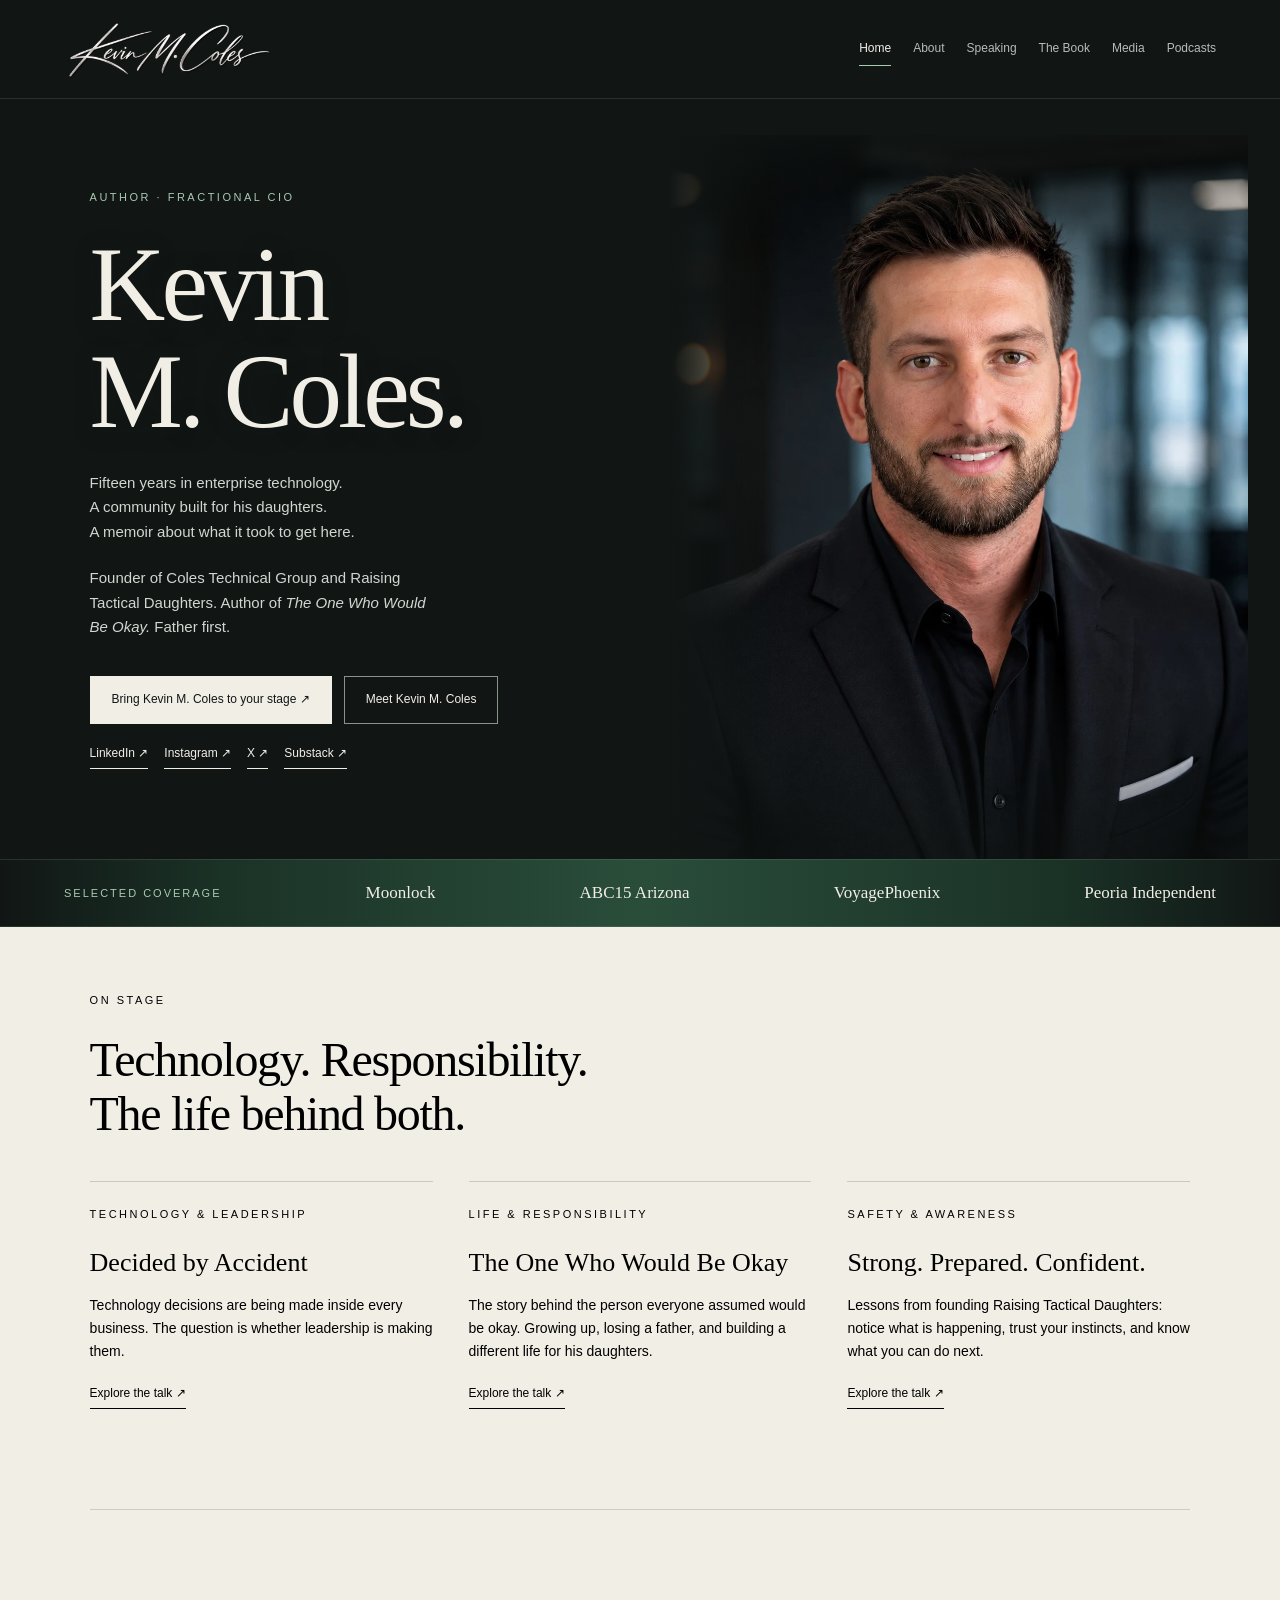
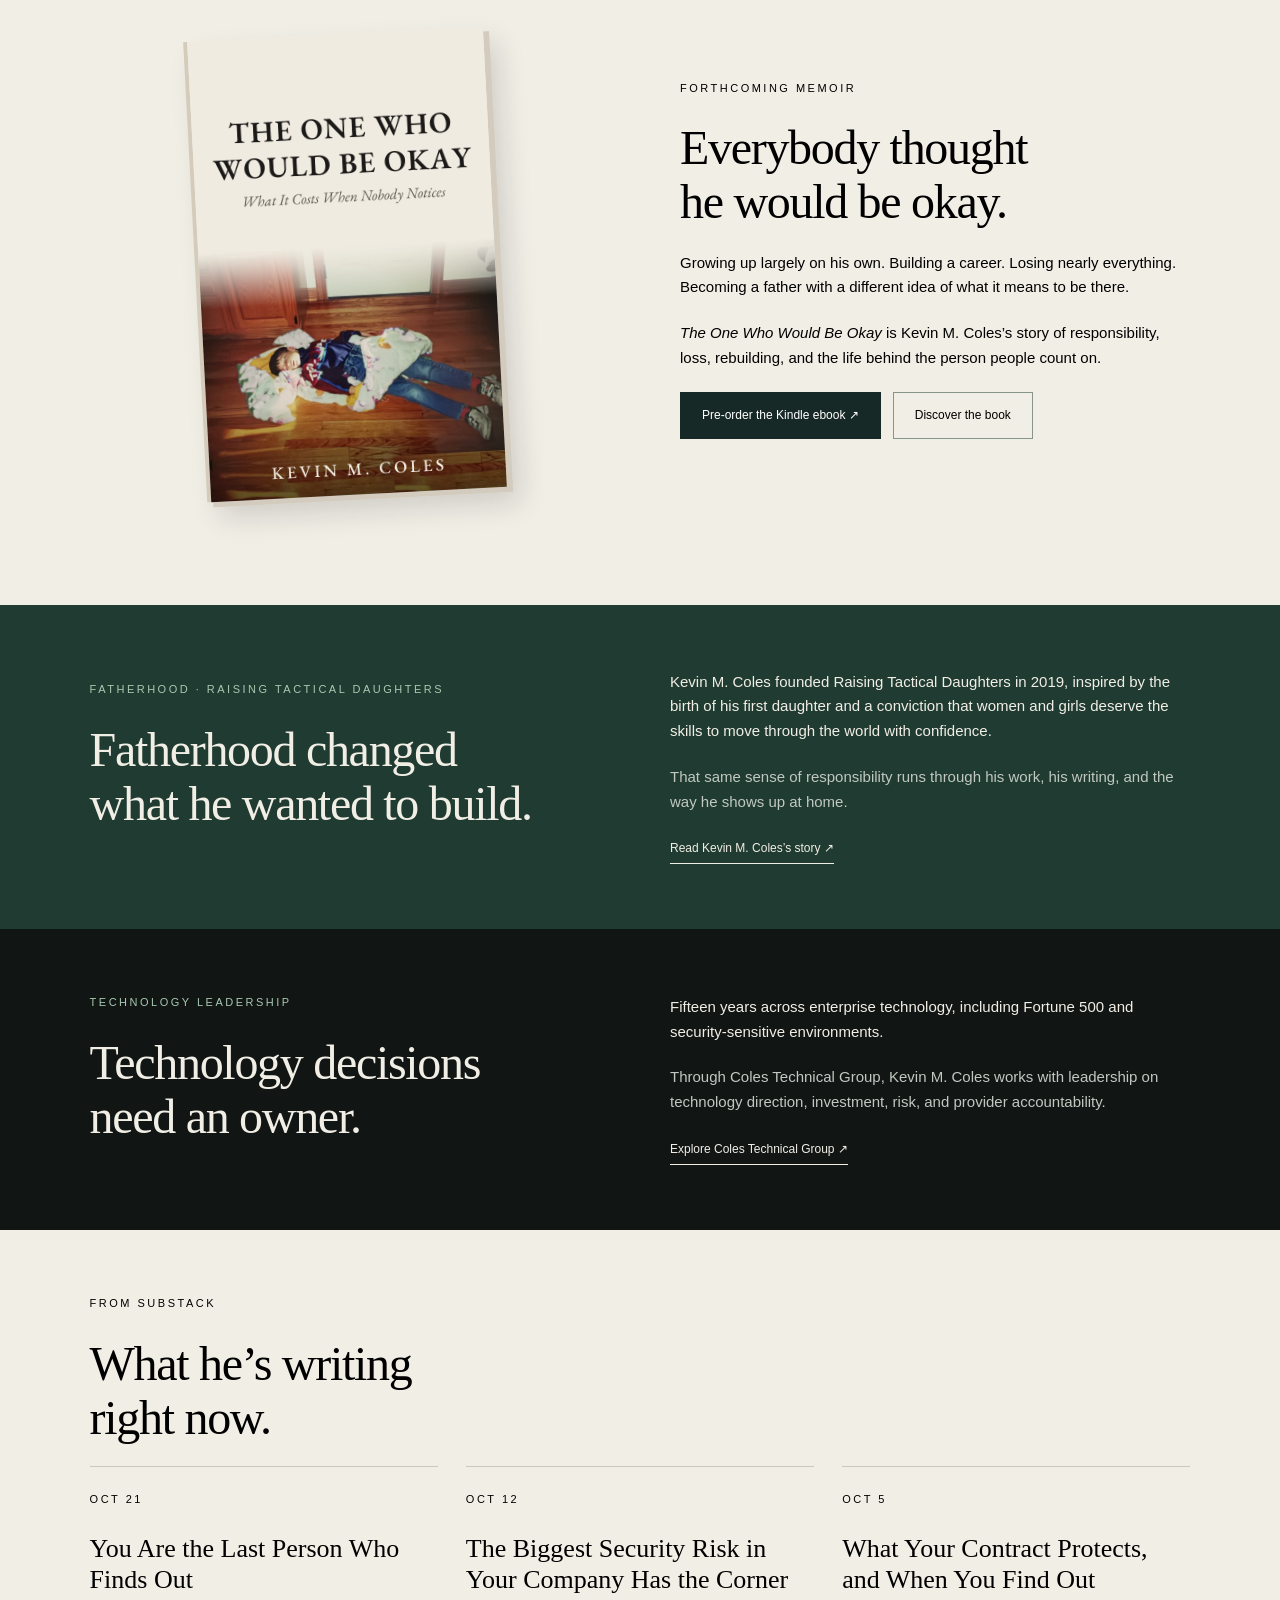
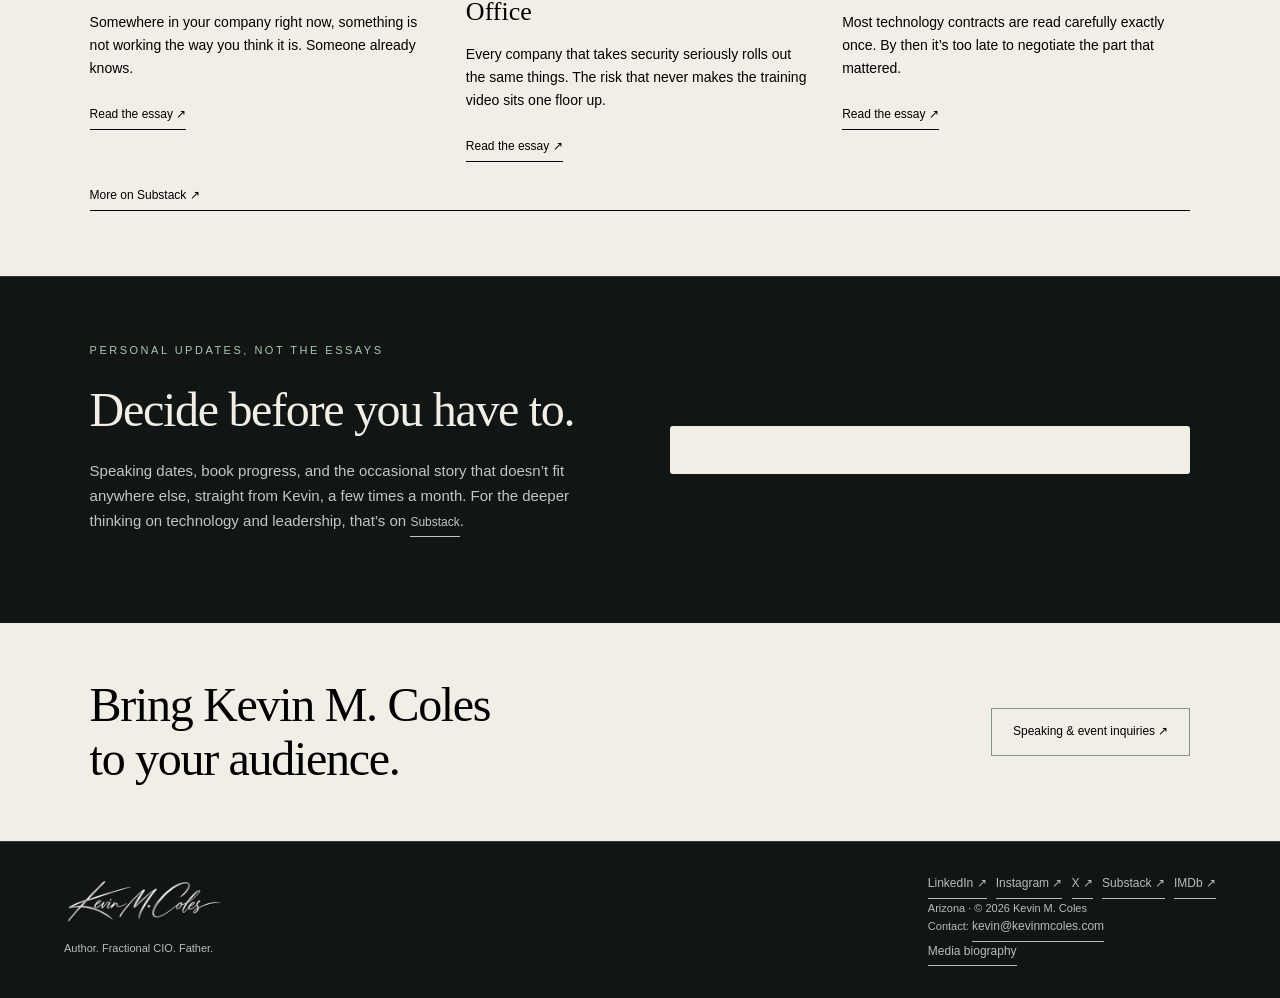
<file: index.html>
<!doctype html>
<html lang="en"><head><meta charset="utf-8"><meta name="viewport" content="width=device-width, initial-scale=1"><title>Kevin M. Coles | Author &amp; Fractional CIO</title>
<meta name="description" content="Kevin M. Coles is an Arizona-based author and fractional CIO. Explore his speaking, memoir, and work with Coles Technical Group and Raising Tactical Daughters."><link rel="canonical" href="https://kevinmcoles.com/"><meta name="robots" content="index,follow,max-image-preview:large"><meta name="theme-color" content="#111615">
<meta property="og:type" content="website"><meta property="og:site_name" content="Kevin M. Coles"><meta property="og:title" content="Kevin M. Coles | Author &amp; Fractional CIO"><meta property="og:description" content="Kevin M. Coles is an Arizona-based author and fractional CIO. Explore his speaking, memoir, and work with Coles Technical Group and Raising Tactical Daughters."><meta property="og:url" content="https://kevinmcoles.com/"><meta property="og:image" content="https://kevinmcoles.com/images/kevin-portrait.jpg"><meta property="og:image:alt" content="Kevin M. Coles">
<meta name="twitter:card" content="summary_large_image"><meta name="twitter:title" content="Kevin M. Coles | Author &amp; Fractional CIO"><meta name="twitter:description" content="Kevin M. Coles is an Arizona-based author and fractional CIO. Explore his speaking, memoir, and work with Coles Technical Group and Raising Tactical Daughters."><meta name="twitter:image" content="https://kevinmcoles.com/images/kevin-portrait.jpg">
<link rel="icon" href="/favicon.ico?v=kmc1" sizes="16x16 32x32 48x48"><link rel="icon" href="/favicon-32.png?v=kmc1" type="image/png" sizes="32x32"><link rel="icon" href="/favicon.svg?v=kmc1" type="image/svg+xml" sizes="any"><link rel="apple-touch-icon" href="/apple-touch-icon.png?v=kmc1" sizes="180x180"><link rel="stylesheet" href="/assets/site.css?v=20261025-strip1">
<script type="application/ld+json">{"@context": "https://schema.org", "@graph": [{"@type": "Person", "@id": "https://kevinmcoles.com/#person", "name": "Kevin M. Coles", "givenName": "Kevin", "additionalName": "M.", "familyName": "Coles", "url": "https://kevinmcoles.com/", "image": "https://kevinmcoles.com/images/kevin-portrait.jpg", "description": "Kevin M. Coles is an author and fractional CIO. He founded Coles Technical Group and Raising Tactical Daughters. Not to be confused with the Oregon-based labor attorney of the same name.", "jobTitle": "Author & Fractional CIO", "email": "mailto:kevin@kevinmcoles.com", "worksFor": {"@id": "https://colestechnicalgroup.com/#organization"}, "knowsAbout": ["Technology governance", "Enterprise mobility", "Technology leadership", "Fatherhood", "Situational awareness"], "sameAs": ["https://www.linkedin.com/in/kevinmcoles/", "https://www.instagram.com/kevinmcolesofficial/", "https://github.com/KevinMColes", "https://substack.com/@kevinmcoles", "https://medium.com/@KevinMColes", "https://www.amazon.com/stores/author/B0HPX8QGJS", "https://www.goodreads.com/author/show/73347207.Kevin_M_Coles", "https://www.bookbub.com/authors/kevin-m-coles", "https://www.wikidata.org/wiki/Q141620787", "https://www.imdb.com/name/nm19090808/", "https://www.facebook.com/KevinMColesOfficial/", "https://about.me/kevinmcoles", "https://allauthor.com/profile/kevinmcoles/", "https://gravatar.com/kawaiifortunately12cfa35b08", "https://speakerhub.com/speaker/kevin-coles", "https://phoenixbusinessbrief.com/guests/kevin-m-coles"], "subjectOf": ["https://shows.acast.com/step-stories-podcast-thriving-and-surviving-life-in-blended/episodes/ep-45-kevin-coles","https://open.spotify.com/episode/154emAimWp7X7W0jd6kQG9","https://podcasts.apple.com/us/podcast/ep-45-kevin-m-coles-the-father-he-needed-the-father-he-became/id1846685487?i=1000801395231",{"@type":"NewsArticle","headline":"Will AI change how CIOs use consulting, advisory services?","url":"https://www.techtarget.com/news/will-ai-change-how-cios-use-consulting-advisory-services/874919/","datePublished":"2026-11-17","publisher":{"@type":"Organization","name":"TechTarget"}},{"@type":"NewsArticle","headline":"IT leaders seek alternatives for SAP, VMware, and Java","url":"https://www.cio.com/article/4244939/it-leaders-seek-alternatives-for-sap-vmware-and-java.html","datePublished":"2026-11-10","publisher":{"@type":"Organization","name":"CIO"}},{"@type":"NewsArticle","headline":"When should CIOs pay to keep their technology options open?","url":"https://www.techtarget.com/news/when-should-cios-pay-to-keep-their-technology-options-open/873728/","datePublished":"2026-11-04","publisher":{"@type":"Organization","name":"TechTarget"}},{"@type":"Article","headline":"Fractional CIO interview: Coles Technical Group's Kevin M. Coles","url":"https://techrecast.com/fractional-cio-interview-coles-technical-group-kevin-coles/","datePublished":"2026-11-03","publisher":{"@type":"Organization","name":"Techrecast"}},{"@type":"NewsArticle","headline":"Coruna and DarkSword spyware are infecting iPhones","url":"https://moonlock.com/corina-darksword-infecting-iphones","datePublished":"2026-10-30","publisher":{"@type":"Organization","name":"Moonlock"}},{"@type":"NewsArticle","headline":"Are Employees Being Blamed For Cybersecurity Failures That Companies Should've Prevented?","url":"https://techround.co.uk/cybersecurity/are-employees-being-blamed-for-cybersecurity-failures-that-companies-shouldve-prevented-the-experts-weigh-in/","datePublished":"2026-10-27","publisher":{"@type":"Organization","name":"TechRound"}},{"@type":"NewsArticle","headline":"API Keys And App Secrets May Have Been Leaked At Railway: How Can Teams Protect Their Apps On Cloud Platforms?","url":"https://techround.co.uk/business/api-keys-and-app-secrets-may-have-been-leaked-at-railway-how-can-teams-protect-their-apps-on-cloud-platforms/","datePublished":"2026-10-27","publisher":{"@type":"Organization","name":"TechRound"}},{"@type":"NewsArticle","headline":"ICMacOS evolves from a Mac stealer into a RAT","url":"https://moonlock.com/icmacos-evolves-into-trojan","datePublished":"2026-10-23","publisher":{"@type":"Organization","name":"Moonlock"}},"https://canvasrebel.com/meet-kevin-coles/","https://music.amazon.com/podcasts/e20b67a9-d5dd-4652-803c-814bcf57206b/episodes/2f3d8991-7104-4e42-978c-37baae8542cb/she%27s-so-right-show-raising-tactical-daughters-with-special-guest-kevin-coles","https://www.itbrew.com/stories/how-to-lead-an-it-team-you-didnt-build","https://voyagephoenix.com/interview/community-highlights-meet-kevin-m-coles-of-coles-technical-group","https://phoenixbusinessbrief.com/episodes/fractional-cio-phoenix-kevin-m-coles-technology-decisions","https://podcasts.apple.com/us/podcast/the-strategic-shift-why-growing-companies-are-turning/id1869948916?i=1000803929974","https://open.spotify.com/episode/4AYhHO02KJzhZVpLeCGxqM",{"@type":"NewsArticle","headline":"Phoenix fractional CIO: AI agents can cost more than the task","url":"https://phxreporter.com/phoenix-fractional-cio-ai-agents-can-cost-more-than-the-task","datePublished":"2026-11-25","publisher":{"@type":"Organization","name":"PHX Reporter"}},{"@type":"NewsArticle","headline":"Phoenix fractional CIO cost: what Coles Technical Group charges","url":"https://phoenixbusinessbrief.com/news/phoenix-fractional-cio-cost-coles-technical-group-kevin-m-coles","datePublished":"2026-11-25","publisher":{"@type":"Organization","name":"Phoenix Business Brief"}},{"@type":"NewsArticle","headline":"Phoenix small business IT: plan for the next Microsoft outage","url":"https://phoenixbusinessbrief.com/news/phoenix-small-business-microsoft-outage-backup-kevin-m-coles","datePublished":"2026-11-25","publisher":{"@type":"Organization","name":"Phoenix Business Brief"}},{"@type":"NewsArticle","headline":"Kevin M. Coles of Coles Technical Group: How Shifting From Recovering From Mistakes To Making Decisions Scaled His Leadership Brand","url":"https://authoritymag.co/articles/kevin-m-coles-of-coles-technical-group-how-shifting-from-recovering-from-mistakes-to","datePublished":"2026-11-26","publisher":{"@type":"Organization","name":"Authority Magazine"}},{"@type":"NewsArticle","headline":"Kevin M. Coles of Coles Technical Group On How To Grow Your Business or Brand By Writing A Book","url":"https://medium.com/authority-magazine/kevin-m-coles-of-coles-technical-group-on-how-to-grow-your-business-or-brand-by-writing-a-book-e2e3def9738b","datePublished":"2026-11-26","publisher":{"@type":"Organization","name":"Authority Magazine"}}]}, {"@type":"Article","headline":"2027 Will Be Won on Decision Rights, Not Technology","url":"https://vmblog.com/bylines/2027-will-be-won-on-decision-rights-not-technology/","datePublished":"2026-11-02","author":{"@id":"https://kevinmcoles.com/#person"},"publisher":{"@type":"Organization","name":"VMblog"}}, {"@type": "Organization", "@id": "https://colestechnicalgroup.com/#organization", "name": "Coles Technical Group", "url": "https://colestechnicalgroup.com/", "founder": {"@id": "https://kevinmcoles.com/#person"}}, {"@type": "Organization", "@id": "https://raisingtacticaldaughters.com/#organization", "name": "Raising Tactical Daughters", "legalName": "Kevin M. Coles LLC", "url": "https://raisingtacticaldaughters.com/", "founder": {"@id": "https://kevinmcoles.com/#person"}, "description": "A situational-awareness and safety initiative for girls and women, founded by Kevin M. Coles in Peoria, Arizona in 2019. Operated today as a DBA of Kevin M. Coles LLC.", "foundingDate": "2019", "sameAs": "https://www.wikidata.org/wiki/Q141694144"}, {"@type": "WebSite", "@id": "https://kevinmcoles.com/#website", "url": "https://kevinmcoles.com/", "name": "Kevin M. Coles", "publisher": {"@id": "https://kevinmcoles.com/#person"}}, {"@type": "WebPage", "@id": "https://kevinmcoles.com/#webpage", "url": "https://kevinmcoles.com/", "name": "Kevin M. Coles | Author & Fractional CIO", "description": "Kevin M. Coles is an Arizona-based author and fractional CIO. Explore his speaking, memoir, and work with Coles Technical Group and Raising Tactical Daughters.", "isPartOf": {"@id": "https://kevinmcoles.com/#website"}, "mainEntity": {"@id": "https://kevinmcoles.com/#person"}, "about": {"@id": "https://kevinmcoles.com/#person"}}]}</script>
</head><body><div id="kmc-site"><a class="skip-link" href="#main-content">Skip to content</a><header class="nav"><a class="brand" href="/" aria-label="Kevin M. Coles | Home"><img src="/images/kevin-m-coles-signature.webp" alt="Kevin M. Coles" width="720" height="240" decoding="async"></a><nav class="links" aria-label="Main navigation"><a href="/" aria-current="page">Home</a><a href="/about/">About</a><a href="/speaking/">Speaking</a><a href="/book/">The Book</a><a href="/media/">Media</a><a href="/podcasts/">Podcasts</a></nav></header><main id="main-content"><div class="page" data-view="home">
<div class="hero"><div class="hero-copy"><div class="eyebrow">Author · Fractional CIO</div><h1 aria-label="Kevin M. Coles">Kevin<br>M. Coles.</h1><p class="muted">Fifteen years in enterprise technology.<br>A community built for his daughters.<br>A memoir about what it took to get here.</p><p class="muted">Founder of Coles Technical Group and Raising Tactical Daughters. Author of <em>The One Who Would Be Okay.</em> Father first.</p><div class="actions"><a class="action" href="https://calendly.com/kevinmcoles/speaking" target="_blank" rel="noopener">Bring Kevin M. Coles to your stage ↗</a><a class="action outline" href="/about/">Meet Kevin M. Coles</a></div><div class="social-row" style="display:flex;flex-wrap:wrap;gap:16px;margin-top:20px;"><a class="text-link" href="https://www.linkedin.com/in/kevinmcoles/" target="_blank" rel="noopener">LinkedIn ↗</a><a class="text-link" href="https://www.instagram.com/kevinmcolesofficial/" target="_blank" rel="noopener">Instagram ↗</a><a class="text-link" href="https://x.com/IAmKevinMColes" target="_blank" rel="noopener">X ↗</a><a class="text-link" href="https://substack.com/@kevinmcoles" target="_blank" rel="noopener">Substack ↗</a></div></div><div class="photo"><img src="/images/kevin-m-coles-portrait.webp" alt="Kevin M. Coles wearing a black jacket" width="1122" height="1402" decoding="async" fetchpriority="high"><div class="caption">Arizona · Kevin M. Coles</div></div></div>
<div class="strip"><span>SELECTED COVERAGE</span><strong>Moonlock</strong><strong>ABC15 Arizona</strong><strong>VoyagePhoenix</strong><strong>Peoria Independent</strong></div>
<section class="block light home-talks" id="speaking-overview"><div class="eyebrow">On stage</div><h2>Technology. Responsibility.<br>The life behind both.</h2><div class="three"><article class="item"><div class="eyebrow">Technology & leadership</div><h3>Decided by Accident</h3><p>Technology decisions are being made inside every business. The question is whether leadership is making them.</p><a class="text-link" href="/speaking/#decided-by-accident">Explore the talk ↗</a></article><article class="item"><div class="eyebrow">Life & responsibility</div><h3>The One Who Would Be Okay</h3><p>The story behind the person everyone assumed would be okay. Growing up, losing a father, and building a different life for his daughters.</p><a class="text-link" href="/speaking/#the-one-who-would-be-okay">Explore the talk ↗</a></article><article class="item"><div class="eyebrow">Safety & awareness</div><h3>Strong. Prepared. Confident.</h3><p>Lessons from founding Raising Tactical Daughters: notice what is happening, trust your instincts, and know what you can do next.</p><a class="text-link" href="/speaking/#strong-prepared-confident">Explore the talk ↗</a></article></div></section>
<section class="block light home-book" id="memoir"><div class="split"><div><figure class="actual-book"><img src="/images/the-one-who-would-be-okay-cover.webp" alt="The One Who Would Be Okay: What It Costs When Nobody Notices, by Kevin M. Coles, book cover" width="1316" height="2048" loading="lazy" decoding="async"></figure></div><div><div class="eyebrow">Forthcoming memoir</div><h2>Everybody thought<br>he would be okay.</h2><p>Growing up largely on his own. Building a career. Losing nearly everything. Becoming a father with a different idea of what it means to be there.</p><p class="muted"><em>The One Who Would Be Okay</em> is Kevin M. Coles’s story of responsibility, loss, rebuilding, and the life behind the person people count on.</p><div class="actions"><a class="action" style="background:#172926;border-color:#172926;color:#fff" href="https://www.amazon.com/dp/B0HPWVGW3B" target="_blank" rel="noopener">Pre-order the Kindle ebook ↗</a><a class="action outline" href="/book/">Discover the book</a></div></div></div></section>
<section class="block green"><div class="split"><div><div class="eyebrow">Fatherhood · Raising Tactical Daughters</div><h2>Fatherhood changed<br>what he wanted to build.</h2></div><div><p>Kevin M. Coles founded Raising Tactical Daughters in 2019, inspired by the birth of his first daughter and a conviction that women and girls deserve the skills to move through the world with confidence.</p><p class="muted">That same sense of responsibility runs through his work, his writing, and the way he shows up at home.</p><a class="text-link" href="/about/">Read Kevin M. Coles’s story ↗</a></div></div></section>
<section class="block"><div class="split"><div><div class="eyebrow">Technology leadership</div><h2>Technology decisions<br>need an owner.</h2></div><div><p>Fifteen years across enterprise technology, including Fortune 500 and security-sensitive environments.</p><p class="muted">Through Coles Technical Group, Kevin M. Coles works with leadership on technology direction, investment, risk, and provider accountability.</p><a class="text-link" href="https://colestechnicalgroup.com" target="_blank" rel="noopener">Explore Coles Technical Group ↗</a></div></div></section>
<section class="block light" id="writing"><div class="eyebrow">From Substack</div><h2>What he’s writing<br>right now.</h2><div class="three"><article class="item"><div class="eyebrow">Oct 21</div><h3>You Are the Last Person Who Finds Out</h3><p>Somewhere in your company right now, something is not working the way you think it is. Someone already knows.</p><a class="text-link" href="https://kevinmcoles.substack.com/p/you-are-the-last-person-who-finds" target="_blank" rel="noopener">Read the essay ↗</a></article><article class="item"><div class="eyebrow">Oct 12</div><h3>The Biggest Security Risk in Your Company Has the Corner Office</h3><p>Every company that takes security seriously rolls out the same things. The risk that never makes the training video sits one floor up.</p><a class="text-link" href="https://kevinmcoles.substack.com/p/the-biggest-security-risk-in-your" target="_blank" rel="noopener">Read the essay ↗</a></article><article class="item"><div class="eyebrow">Oct 5</div><h3>What Your Contract Protects, and When You Find Out</h3><p>Most technology contracts are read carefully exactly once. By then it’s too late to negotiate the part that mattered.</p><a class="text-link" href="https://kevinmcoles.substack.com/p/what-your-contract-protects-and-when" target="_blank" rel="noopener">Read the essay ↗</a></article></div><a class="text-link" href="https://substack.com/@kevinmcoles" target="_blank" rel="noopener" style="display:block;margin-top:24px;">More on Substack ↗</a></section>
<section class="block newsletter" id="updates" aria-labelledby="updates-title"><div class="split"><div><div class="eyebrow">Personal updates, not the essays</div><h2 id="updates-title">Decide before you have to.</h2><p class="muted">Speaking dates, book progress, and the occasional story that doesn’t fit anywhere else, straight from Kevin, a few times a month. For the deeper thinking on technology and leadership, that’s on <a class="text-link" href="https://substack.com/@kevinmcoles" target="_blank" rel="noopener">Substack</a>.</p></div><div class="newsletter-form"><script async data-uid="6c1df4a9a1" src="https://kevin-m-coles.kit.com/6c1df4a9a1/index.js"></script><noscript><p><a class="text-link" href="https://kevin-m-coles.kit.com/6c1df4a9a1">Subscribe to Kevin M. Coles’s updates ↗</a></p></noscript></div></div></section>
<section class="end light"><h2>Bring Kevin M. Coles<br>to your audience.</h2><a class="action outline" href="/speaking/">Speaking & event inquiries ↗</a></section>
</div></main><footer><div class="footer-identity"><a class="footer-signature" href="/" aria-label="Kevin M. Coles | Home"><img src="/images/kevin-m-coles-signature.webp" alt="Kevin M. Coles" width="720" height="240" decoding="async"></a><span>Author. Fractional CIO. Father.</span></div><div><a class="text-link" href="https://www.linkedin.com/in/kevinmcoles/" target="_blank" rel="noopener">LinkedIn ↗</a> &nbsp; <a class="text-link" href="https://www.instagram.com/kevinmcolesofficial/" target="_blank" rel="noopener">Instagram ↗</a> &nbsp; <a class="text-link" href="https://x.com/IAmKevinMColes" target="_blank" rel="noopener">X ↗</a> &nbsp; <a class="text-link" href="https://substack.com/@kevinmcoles" target="_blank" rel="noopener">Substack ↗</a> &nbsp; <a class="text-link" href="https://www.imdb.com/name/nm19090808/" target="_blank" rel="noopener">IMDb ↗</a><br>Arizona · © 2026 Kevin M. Coles<br>Contact: <a class="text-link" href="mailto:kevin@kevinmcoles.com">kevin@kevinmcoles.com</a><br><a class="text-link" href="/media/#press-bio">Media biography</a></div></footer></div></body></html>
</file>
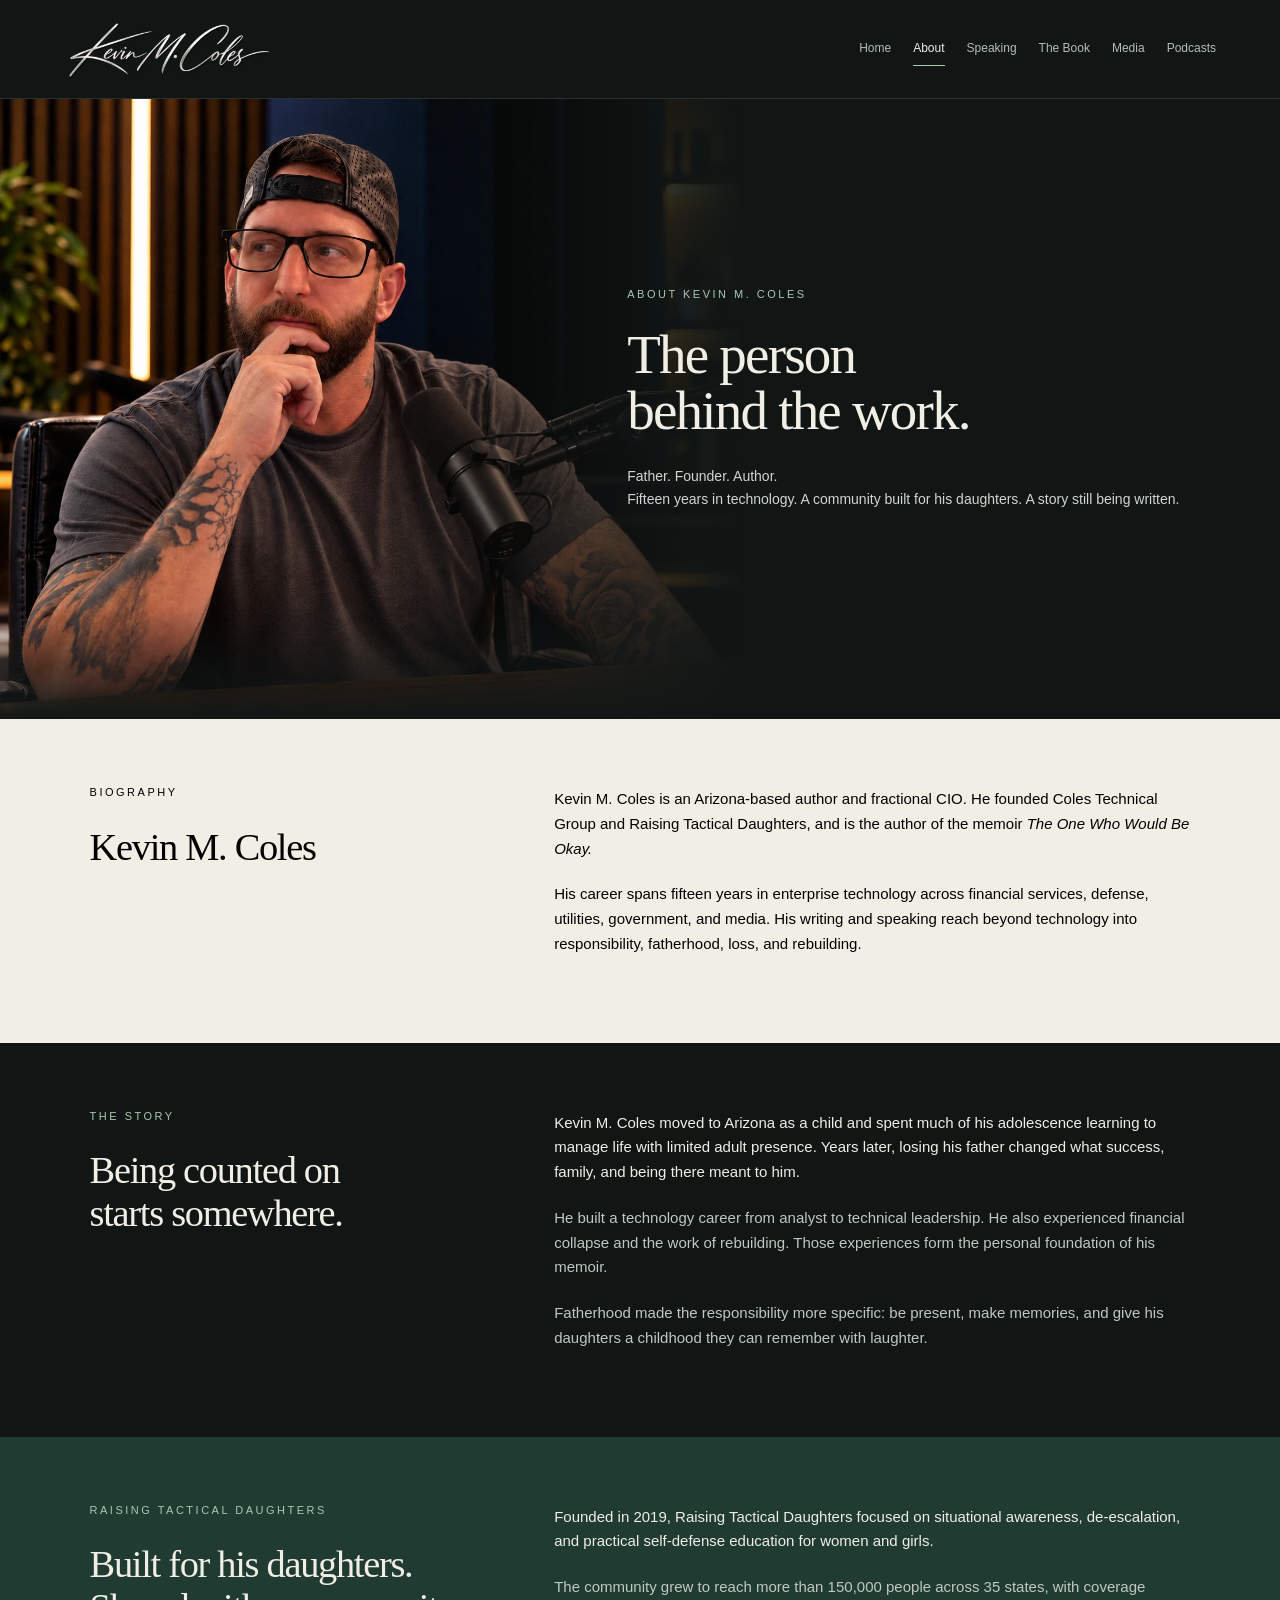
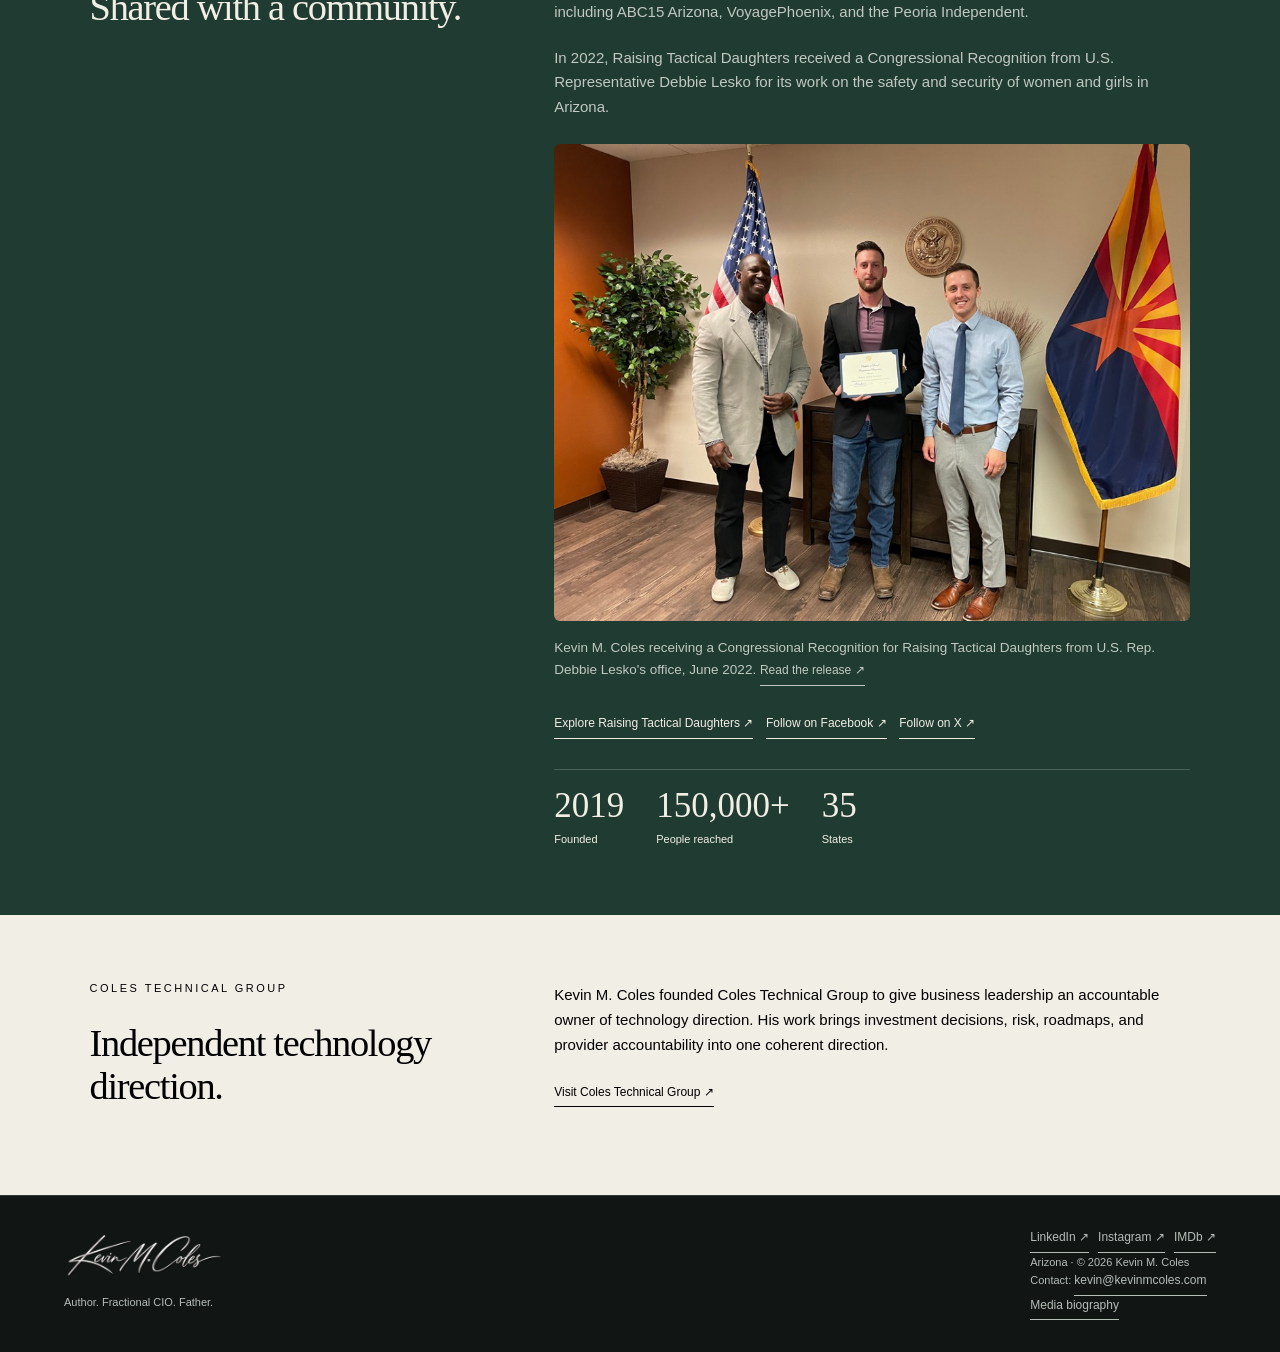
<file: about/index.html>
<!doctype html>
<html lang="en"><head><meta charset="utf-8"><meta name="viewport" content="width=device-width, initial-scale=1"><title>About Kevin M. Coles | Father, Founder &amp; Author</title>
<meta name="description" content="Meet Kevin M. Coles, founder of Coles Technical Group and Raising Tactical Daughters. Discover his story, enterprise technology experience, and approach to fatherhood."><link rel="canonical" href="https://kevinmcoles.com/about/"><meta name="robots" content="index,follow,max-image-preview:large"><meta name="theme-color" content="#111615">
<meta property="og:type" content="website"><meta property="og:site_name" content="Kevin M. Coles"><meta property="og:title" content="About Kevin M. Coles | Father, Founder &amp; Author"><meta property="og:description" content="Meet Kevin M. Coles, founder of Coles Technical Group and Raising Tactical Daughters. Discover his story, enterprise technology experience, and approach to fatherhood."><meta property="og:url" content="https://kevinmcoles.com/about/"><meta property="og:image" content="https://kevinmcoles.com/images/kevin-m-coles-podcast.webp"><meta property="og:image:alt" content="Kevin M. Coles">
<meta name="twitter:card" content="summary_large_image"><meta name="twitter:title" content="About Kevin M. Coles | Father, Founder &amp; Author"><meta name="twitter:description" content="Meet Kevin M. Coles, founder of Coles Technical Group and Raising Tactical Daughters. Discover his story, enterprise technology experience, and approach to fatherhood."><meta name="twitter:image" content="https://kevinmcoles.com/images/kevin-m-coles-podcast.webp">
<link rel="icon" href="/favicon.ico?v=kmc1" sizes="16x16 32x32 48x48"><link rel="icon" href="/favicon-32.png?v=kmc1" type="image/png" sizes="32x32"><link rel="icon" href="/favicon.svg?v=kmc1" type="image/svg+xml" sizes="any"><link rel="apple-touch-icon" href="/apple-touch-icon.png?v=kmc1" sizes="180x180"><link rel="stylesheet" href="/assets/site.css?v=20261025-strip1">
<script type="application/ld+json">{"@context": "https://schema.org", "@graph": [{"@type": "Person", "@id": "https://kevinmcoles.com/#person", "name": "Kevin M. Coles", "givenName": "Kevin", "additionalName": "M.", "familyName": "Coles", "url": "https://kevinmcoles.com/", "image": "https://kevinmcoles.com/images/kevin-portrait.jpg", "description": "Kevin M. Coles is an author and fractional CIO. He founded Coles Technical Group and Raising Tactical Daughters. Not to be confused with the Oregon-based labor attorney of the same name.", "jobTitle": "Author & Fractional CIO", "worksFor": {"@id": "https://colestechnicalgroup.com/#organization"}, "knowsAbout": ["Technology governance", "Enterprise mobility", "Technology leadership", "Fatherhood", "Situational awareness"], "sameAs": ["https://www.linkedin.com/in/kevinmcoles/", "https://www.instagram.com/kevinmcolesofficial/", "https://github.com/KevinMColes", "https://substack.com/@kevinmcoles", "https://medium.com/@KevinMColes", "https://www.amazon.com/stores/author/B0HPX8QGJS", "https://www.goodreads.com/author/show/73347207.Kevin_M_Coles", "https://www.bookbub.com/authors/kevin-m-coles", "https://www.wikidata.org/wiki/Q141620787", "https://www.imdb.com/name/nm19090808/", "https://www.facebook.com/KevinMColesOfficial/", "https://about.me/kevinmcoles", "https://allauthor.com/profile/kevinmcoles/", "https://gravatar.com/kawaiifortunately12cfa35b08", "https://speakerhub.com/speaker/kevin-coles", "https://phoenixbusinessbrief.com/guests/kevin-m-coles"], "subjectOf": ["https://shows.acast.com/step-stories-podcast-thriving-and-surviving-life-in-blended/episodes/ep-45-kevin-coles", "https://open.spotify.com/episode/154emAimWp7X7W0jd6kQG9", "https://podcasts.apple.com/us/podcast/ep-45-kevin-m-coles-the-father-he-needed-the-father-he-became/id1846685487?i=1000801395231", "https://canvasrebel.com/meet-kevin-coles/", "https://music.amazon.com/podcasts/e20b67a9-d5dd-4652-803c-814bcf57206b/episodes/2f3d8991-7104-4e42-978c-37baae8542cb/she%27s-so-right-show-raising-tactical-daughters-with-special-guest-kevin-coles", "https://www.itbrew.com/stories/how-to-lead-an-it-team-you-didnt-build", "https://voyagephoenix.com/interview/community-highlights-meet-kevin-m-coles-of-coles-technical-group", "https://phoenixbusinessbrief.com/episodes/fractional-cio-phoenix-kevin-m-coles-technology-decisions", "https://podcasts.apple.com/us/podcast/the-strategic-shift-why-growing-companies-are-turning/id1869948916?i=1000803929974", "https://open.spotify.com/episode/4AYhHO02KJzhZVpLeCGxqM", "https://phxreporter.com/phoenix-fractional-cio-ai-agents-can-cost-more-than-the-task", "https://phoenixbusinessbrief.com/news/phoenix-fractional-cio-cost-coles-technical-group-kevin-m-coles", "https://phoenixbusinessbrief.com/news/phoenix-small-business-microsoft-outage-backup-kevin-m-coles", "https://authoritymag.co/articles/kevin-m-coles-of-coles-technical-group-how-shifting-from-recovering-from-mistakes-to", "https://medium.com/authority-magazine/kevin-m-coles-of-coles-technical-group-on-how-to-grow-your-business-or-brand-by-writing-a-book-e2e3def9738b"]}, {"@type": "Organization", "@id": "https://colestechnicalgroup.com/#organization", "name": "Coles Technical Group", "url": "https://colestechnicalgroup.com/", "founder": {"@id": "https://kevinmcoles.com/#person"}}, {"@type": "Organization", "@id": "https://raisingtacticaldaughters.com/#organization", "name": "Raising Tactical Daughters", "legalName": "Kevin M. Coles LLC", "url": "https://raisingtacticaldaughters.com/", "founder": {"@id": "https://kevinmcoles.com/#person"}, "description": "A situational-awareness and safety initiative for girls and women, founded by Kevin M. Coles in Peoria, Arizona in 2019. Operated today as a DBA of Kevin M. Coles LLC.", "foundingDate": "2019", "award": "Congressional Recognition, U.S. Representative Debbie Lesko (AZ 08), 2022", "sameAs": ["https://www.wikidata.org/wiki/Q141694144", "https://www.facebook.com/raisingtacticaldaughtersofficial", "https://x.com/RTDaughters"]}, {"@type": "WebSite", "@id": "https://kevinmcoles.com/#website", "url": "https://kevinmcoles.com/", "name": "Kevin M. Coles", "publisher": {"@id": "https://kevinmcoles.com/#person"}}, {"@type": "ProfilePage", "@id": "https://kevinmcoles.com/about/#webpage", "url": "https://kevinmcoles.com/about/", "name": "About Kevin M. Coles | Father, Founder & Author", "description": "Meet Kevin M. Coles, founder of Coles Technical Group and Raising Tactical Daughters. Discover his story, enterprise technology experience, and approach to fatherhood.", "isPartOf": {"@id": "https://kevinmcoles.com/#website"}, "mainEntity": {"@id": "https://kevinmcoles.com/#person"}, "about": {"@id": "https://kevinmcoles.com/#person"}}]}</script>
</head><body><div id="kmc-site"><a class="skip-link" href="#main-content">Skip to content</a><header class="nav"><a class="brand" href="/" aria-label="Kevin M. Coles | Home"><img src="/images/kevin-m-coles-signature.webp" alt="Kevin M. Coles" width="720" height="240" decoding="async"></a><nav class="links" aria-label="Main navigation"><a href="/">Home</a><a href="/about/" aria-current="page">About</a><a href="/speaking/">Speaking</a><a href="/book/">The Book</a><a href="/media/">Media</a><a href="/podcasts/">Podcasts</a></nav></header><main id="main-content"><div class="page" data-view="about">
<div class="about-opening"><img src="/images/kevin-m-coles-podcast.webp" alt="Kevin M. Coles seated at a podcast microphone" width="1374" height="1145" decoding="async" fetchpriority="high"><div class="about-opening-copy"><div class="eyebrow">About Kevin M. Coles</div><h1><span>The person</span><span>behind the work.</span></h1><p>Father. Founder. Author.<br>Fifteen years in technology. A community built for his daughters. A story still being written.</p></div></div>
<section class="block light"><div class="about-editorial"><div class="about-section-heading"><div class="eyebrow">Biography</div><h2>Kevin M. Coles</h2></div><div class="about-section-body"><p>Kevin M. Coles is an Arizona-based author and fractional CIO. He founded Coles Technical Group and Raising Tactical Daughters, and is the author of the memoir <em>The One Who Would Be Okay.</em></p><p>His career spans fifteen years in enterprise technology across financial services, defense, utilities, government, and media. His writing and speaking reach beyond technology into responsibility, fatherhood, loss, and rebuilding.</p></div></div></section>
<section class="block"><div class="about-editorial"><div class="about-section-heading"><div class="eyebrow">The story</div><h2>Being counted on<br>starts somewhere.</h2></div><div class="about-section-body"><p>Kevin M. Coles moved to Arizona as a child and spent much of his adolescence learning to manage life with limited adult presence. Years later, losing his father changed what success, family, and being there meant to him.</p><p class="muted">He built a technology career from analyst to technical leadership. He also experienced financial collapse and the work of rebuilding. Those experiences form the personal foundation of his memoir.</p><p class="muted">Fatherhood made the responsibility more specific: be present, make memories, and give his daughters a childhood they can remember with laughter.</p></div></div></section>
<section class="block green"><div class="about-editorial"><div class="about-section-heading"><div class="eyebrow">Raising Tactical Daughters</div><h2>Built for his daughters.<br>Shared with a community.</h2></div><div class="about-section-body"><p>Founded in 2019, Raising Tactical Daughters focused on situational awareness, de-escalation, and practical self-defense education for women and girls.</p><p class="muted">The community grew to reach more than 150,000 people across 35 states, with coverage including ABC15 Arizona, VoyagePhoenix, and the Peoria Independent.</p><p class="muted">In 2022, Raising Tactical Daughters received a Congressional Recognition from U.S. Representative Debbie Lesko for its work on the safety and security of women and girls in Arizona.</p><figure class="recognition" style="margin:1.5rem 0"><img src="/images/rtd-congressional-recognition-2022.jpg" alt="Kevin M. Coles holding a Congressional Recognition certificate for Raising Tactical Daughters, with the U.S. and Arizona flags behind him" width="936" height="702" loading="lazy" decoding="async" style="width:100%;height:auto;border-radius:6px"><figcaption class="muted" style="font-size:.9em;margin-top:.5rem">Kevin M. Coles receiving a Congressional Recognition for Raising Tactical Daughters from U.S. Rep. Debbie Lesko's office, June 2022. <a class="text-link" href="https://web.archive.org/web/20230623191426/https://lesko.house.gov/news/documentsingle.aspx?DocumentID=2725" target="_blank" rel="noopener">Read the release ↗</a></figcaption></figure><a class="text-link" href="https://raisingtacticaldaughters.com/" target="_blank" rel="noopener">Explore Raising Tactical Daughters ↗</a> &nbsp; <a class="text-link" href="https://www.facebook.com/raisingtacticaldaughtersofficial" target="_blank" rel="noopener">Follow on Facebook ↗</a> &nbsp; <a class="text-link" href="https://x.com/RTDaughters" target="_blank" rel="noopener">Follow on X ↗</a><div class="stats"><div><b>2019</b><span>Founded</span></div><div><b>150,000+</b><span>People reached</span></div><div><b>35</b><span>States</span></div></div></div></div></section>
<section class="block light"><div class="about-editorial"><div class="about-section-heading"><div class="eyebrow">Coles Technical Group</div><h2>Independent technology direction.</h2></div><div class="about-section-body"><p>Kevin M. Coles founded Coles Technical Group to give business leadership an accountable owner of technology direction. His work brings investment decisions, risk, roadmaps, and provider accountability into one coherent direction.</p><a class="text-link" href="https://colestechnicalgroup.com" target="_blank" rel="noopener">Visit Coles Technical Group ↗</a></div></div></section>
</div></main><footer><div class="footer-identity"><a class="footer-signature" href="/" aria-label="Kevin M. Coles | Home"><img src="/images/kevin-m-coles-signature.webp" alt="Kevin M. Coles" width="720" height="240" decoding="async"></a><span>Author. Fractional CIO. Father.</span></div><div><a class="text-link" href="https://www.linkedin.com/in/kevinmcoles/" target="_blank" rel="noopener">LinkedIn ↗</a> &nbsp; <a class="text-link" href="https://www.instagram.com/kevinmcolesofficial/" target="_blank" rel="noopener">Instagram ↗</a> &nbsp; <a class="text-link" href="https://www.imdb.com/name/nm19090808/" target="_blank" rel="noopener">IMDb ↗</a><br>Arizona · © 2026 Kevin M. Coles<br>Contact: <a class="text-link" href="mailto:kevin@kevinmcoles.com">kevin@kevinmcoles.com</a><br><a class="text-link" href="/media/#press-bio">Media biography</a></div></footer></div></body></html>
</file>
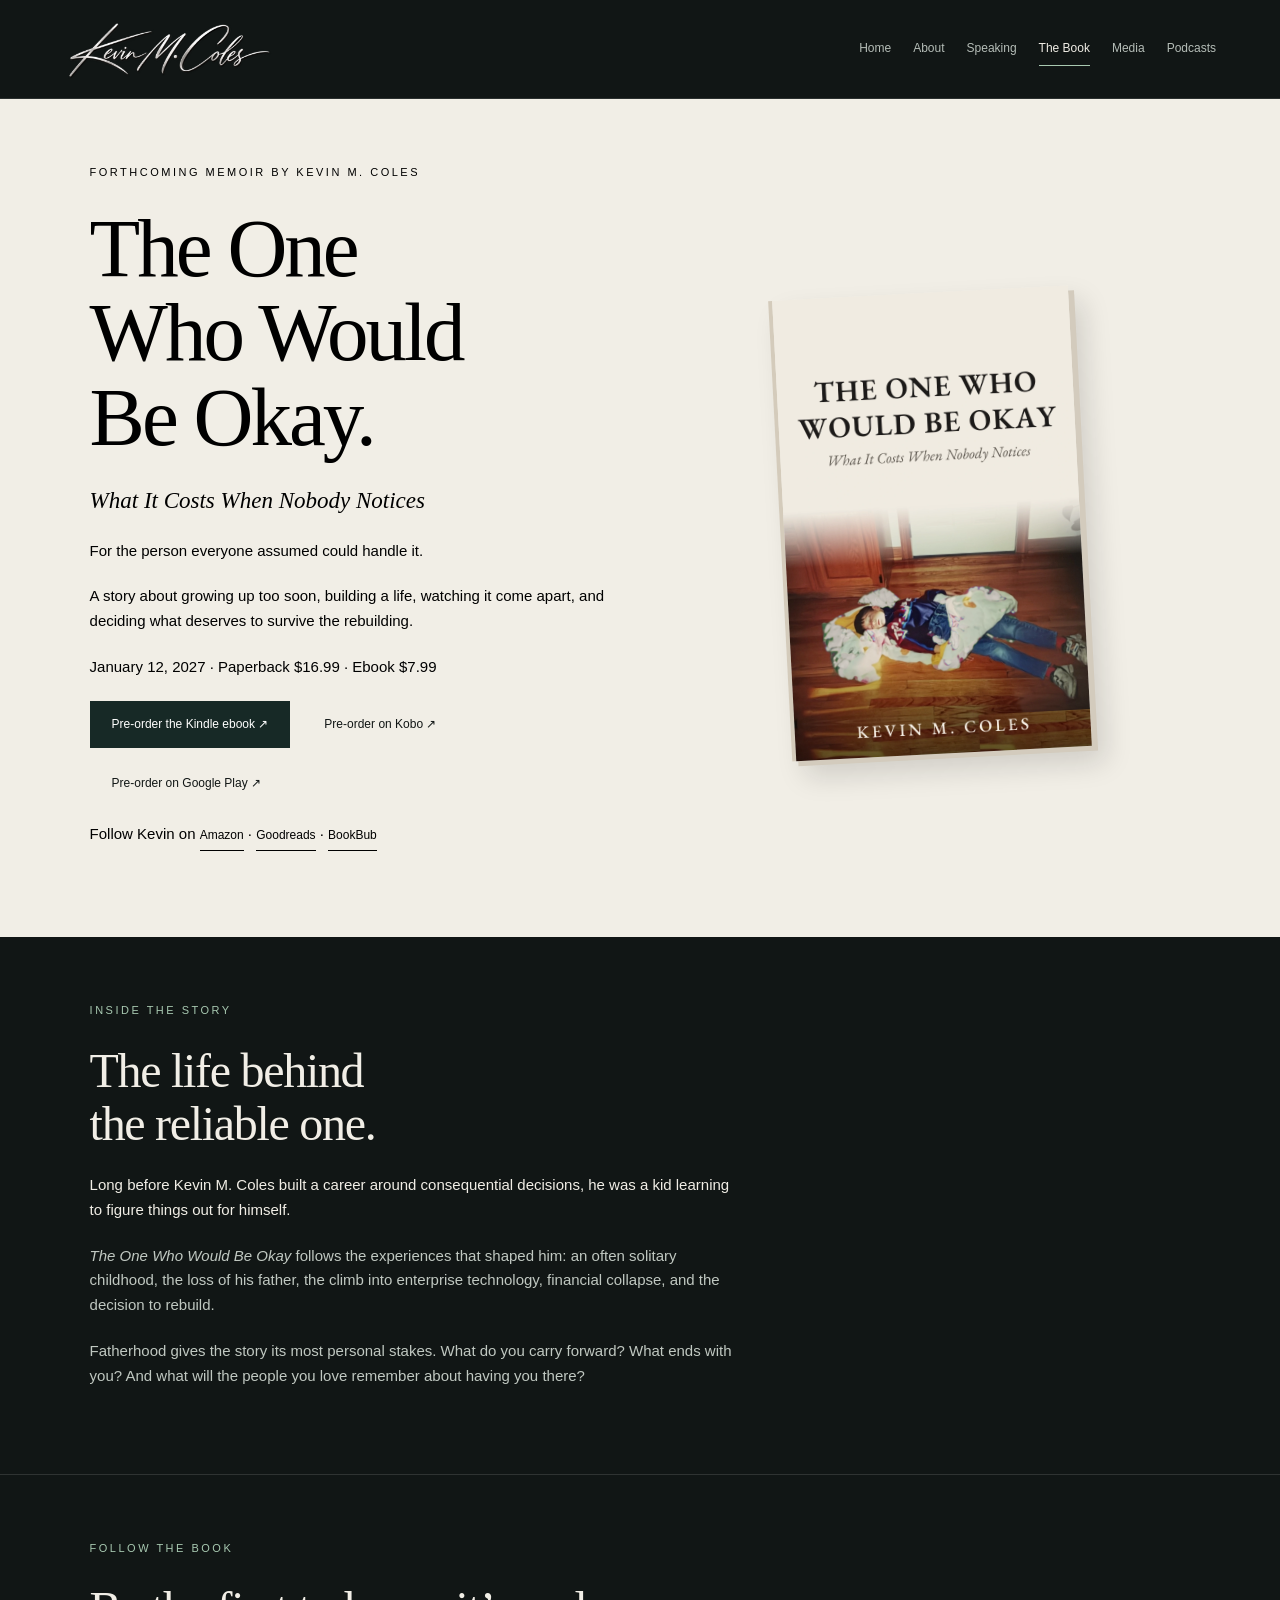
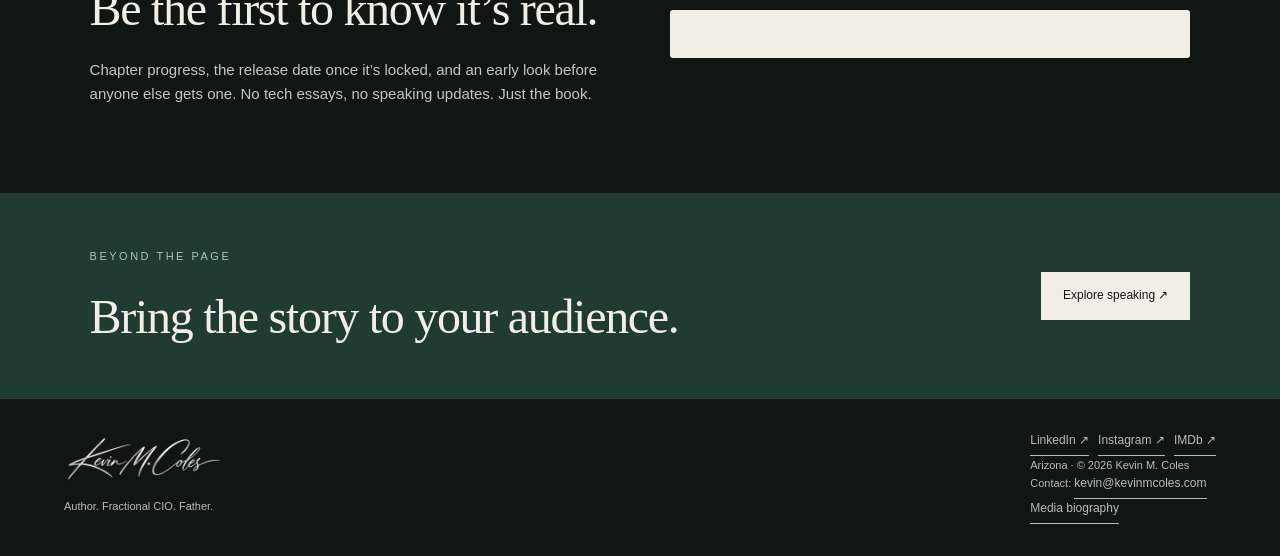
<file: book/index.html>
<!doctype html>
<html lang="en"><head><meta charset="utf-8"><meta name="viewport" content="width=device-width, initial-scale=1"><title>The One Who Would Be Okay | Kevin M. Coles</title>
<meta name="description" content="Discover The One Who Would Be Okay, a memoir by Kevin M. Coles about responsibility, fatherhood, loss, and rebuilding. Available January 12, 2027."><link rel="canonical" href="https://kevinmcoles.com/book/"><meta name="robots" content="index,follow,max-image-preview:large"><meta name="theme-color" content="#111615">
<meta property="og:type" content="website"><meta property="og:site_name" content="Kevin M. Coles"><meta property="og:title" content="The One Who Would Be Okay | Kevin M. Coles"><meta property="og:description" content="Discover The One Who Would Be Okay, a memoir by Kevin M. Coles about responsibility, fatherhood, loss, and rebuilding. Available January 12, 2027."><meta property="og:url" content="https://kevinmcoles.com/book/"><meta property="og:image" content="https://kevinmcoles.com/images/the-one-who-would-be-okay-cover.webp"><meta property="og:image:alt" content="The One Who Would Be Okay, by Kevin M. Coles">
<meta name="twitter:card" content="summary_large_image"><meta name="twitter:title" content="The One Who Would Be Okay | Kevin M. Coles"><meta name="twitter:description" content="Discover The One Who Would Be Okay, a memoir by Kevin M. Coles about responsibility, fatherhood, loss, and rebuilding. Available January 12, 2027."><meta name="twitter:image" content="https://kevinmcoles.com/images/the-one-who-would-be-okay-cover.webp">
<link rel="icon" href="/favicon.ico?v=kmc1" sizes="16x16 32x32 48x48"><link rel="icon" href="/favicon-32.png?v=kmc1" type="image/png" sizes="32x32"><link rel="icon" href="/favicon.svg?v=kmc1" type="image/svg+xml" sizes="any"><link rel="apple-touch-icon" href="/apple-touch-icon.png?v=kmc1" sizes="180x180"><link rel="stylesheet" href="/assets/site.css?v=20261025-strip1">
<script type="application/ld+json">{"@context": "https://schema.org", "@graph": [{"@type": "Person", "@id": "https://kevinmcoles.com/#person", "name": "Kevin M. Coles", "givenName": "Kevin", "additionalName": "M.", "familyName": "Coles", "url": "https://kevinmcoles.com/", "image": "https://kevinmcoles.com/images/kevin-portrait.jpg", "description": "Kevin M. Coles is an author and fractional CIO. He founded Coles Technical Group and Raising Tactical Daughters. Not to be confused with the Oregon-based labor attorney of the same name.", "jobTitle": "Author & Fractional CIO", "worksFor": {"@id": "https://colestechnicalgroup.com/#organization"}, "knowsAbout": ["Technology governance", "Enterprise mobility", "Technology leadership", "Fatherhood", "Situational awareness"], "sameAs": ["https://www.linkedin.com/in/kevinmcoles/", "https://www.instagram.com/kevinmcolesofficial/", "https://github.com/KevinMColes", "https://substack.com/@kevinmcoles", "https://medium.com/@KevinMColes", "https://www.amazon.com/stores/author/B0HPX8QGJS", "https://www.goodreads.com/author/show/73347207.Kevin_M_Coles", "https://www.bookbub.com/authors/kevin-m-coles", "https://www.wikidata.org/wiki/Q141620787", "https://www.imdb.com/name/nm19090808/", "https://www.facebook.com/KevinMColesOfficial/", "https://about.me/kevinmcoles", "https://allauthor.com/profile/kevinmcoles/", "https://gravatar.com/kawaiifortunately12cfa35b08", "https://speakerhub.com/speaker/kevin-coles", "https://phoenixbusinessbrief.com/guests/kevin-m-coles"], "subjectOf": ["https://shows.acast.com/step-stories-podcast-thriving-and-surviving-life-in-blended/episodes/ep-45-kevin-coles", "https://open.spotify.com/episode/154emAimWp7X7W0jd6kQG9", "https://podcasts.apple.com/us/podcast/ep-45-kevin-m-coles-the-father-he-needed-the-father-he-became/id1846685487?i=1000801395231", "https://canvasrebel.com/meet-kevin-coles/", "https://music.amazon.com/podcasts/e20b67a9-d5dd-4652-803c-814bcf57206b/episodes/2f3d8991-7104-4e42-978c-37baae8542cb/she%27s-so-right-show-raising-tactical-daughters-with-special-guest-kevin-coles", "https://www.itbrew.com/stories/how-to-lead-an-it-team-you-didnt-build", "https://voyagephoenix.com/interview/community-highlights-meet-kevin-m-coles-of-coles-technical-group", "https://phoenixbusinessbrief.com/episodes/fractional-cio-phoenix-kevin-m-coles-technology-decisions", "https://podcasts.apple.com/us/podcast/the-strategic-shift-why-growing-companies-are-turning/id1869948916?i=1000803929974", "https://open.spotify.com/episode/4AYhHO02KJzhZVpLeCGxqM", "https://phxreporter.com/phoenix-fractional-cio-ai-agents-can-cost-more-than-the-task", "https://phoenixbusinessbrief.com/news/phoenix-fractional-cio-cost-coles-technical-group-kevin-m-coles", "https://phoenixbusinessbrief.com/news/phoenix-small-business-microsoft-outage-backup-kevin-m-coles", "https://authoritymag.co/articles/kevin-m-coles-of-coles-technical-group-how-shifting-from-recovering-from-mistakes-to", "https://medium.com/authority-magazine/kevin-m-coles-of-coles-technical-group-on-how-to-grow-your-business-or-brand-by-writing-a-book-e2e3def9738b"]}, {"@type": "Organization", "@id": "https://colestechnicalgroup.com/#organization", "name": "Coles Technical Group", "url": "https://colestechnicalgroup.com/", "founder": {"@id": "https://kevinmcoles.com/#person"}}, {"@type": "Organization", "@id": "https://raisingtacticaldaughters.com/#organization", "name": "Raising Tactical Daughters", "legalName": "Kevin M. Coles LLC", "url": "https://raisingtacticaldaughters.com/", "founder": {"@id": "https://kevinmcoles.com/#person"}, "description": "A situational-awareness and safety initiative for girls and women, founded by Kevin M. Coles in Peoria, Arizona in 2019. Operated today as a DBA of Kevin M. Coles LLC.", "foundingDate": "2019", "sameAs": "https://www.wikidata.org/wiki/Q141694144"}, {"@type": "WebSite", "@id": "https://kevinmcoles.com/#website", "url": "https://kevinmcoles.com/", "name": "Kevin M. Coles", "publisher": {"@id": "https://kevinmcoles.com/#person"}}, {"@type": "WebPage", "@id": "https://kevinmcoles.com/book/#webpage", "url": "https://kevinmcoles.com/book/", "name": "The One Who Would Be Okay | Kevin M. Coles", "description": "Discover The One Who Would Be Okay, a memoir by Kevin M. Coles about responsibility, fatherhood, loss, and rebuilding. Available January 12, 2027.", "isPartOf": {"@id": "https://kevinmcoles.com/#website"}, "mainEntity": {"@id": "https://kevinmcoles.com/book/#book"}, "about": {"@id": "https://kevinmcoles.com/#person"}}, {"@type": "Book", "@id": "https://kevinmcoles.com/book/#book", "name": "The One Who Would Be Okay", "author": {"@id": "https://kevinmcoles.com/#person"}, "url": "https://kevinmcoles.com/book/", "description": "A memoir by Kevin M. Coles about responsibility, fatherhood, loss, and rebuilding. Available January 12, 2027.", "inLanguage": "en", "subtitle": "What It Costs When Nobody Notices", "image": "https://kevinmcoles.com/images/the-one-who-would-be-okay-cover.webp", "publisher": {"@type": "Organization", "name": "Kevin M. Coles LLC"}, "datePublished": "2027-01-12", "numberOfPages": 163, "identifier": {"@type": "PropertyValue", "propertyID": "LCCN", "value": "2026928720"}, "workExample": [{"@type": "Book", "name": "The One Who Would Be Okay", "bookFormat": "https://schema.org/Paperback", "isbn": "979-8-9824101-0-8", "offers": {"@type": "Offer", "price": "16.99", "priceCurrency": "USD"}}, {"@type": "Book", "name": "The One Who Would Be Okay", "bookFormat": "https://schema.org/EBook", "isbn": "979-8-9824101-1-5", "offers": [{"@type": "Offer", "price": "7.99", "priceCurrency": "USD", "availability": "https://schema.org/PreOrder", "url": "https://www.amazon.com/dp/B0HPWVGW3B"}, {"@type": "Offer", "price": "7.99", "priceCurrency": "USD", "availability": "https://schema.org/PreOrder", "url": "https://www.kobo.com/us/en/ebook/the-one-who-would-be-okay"}, {"@type": "Offer", "price": "7.99", "priceCurrency": "USD", "availability": "https://schema.org/PreOrder", "url": "https://play.google.com/store/books/details?id=04QkEgAAQBAJ"}]}]}]}</script>
</head><body><div id="kmc-site"><a class="skip-link" href="#main-content">Skip to content</a><header class="nav"><a class="brand" href="/" aria-label="Kevin M. Coles | Home"><img src="/images/kevin-m-coles-signature.webp" alt="Kevin M. Coles" width="720" height="240" decoding="async"></a><nav class="links" aria-label="Main navigation"><a href="/">Home</a><a href="/about/">About</a><a href="/speaking/">Speaking</a><a href="/book/" aria-current="page">The Book</a><a href="/media/">Media</a><a href="/podcasts/">Podcasts</a></nav></header><main id="main-content"><div class="page" data-view="book"><section class="block light"><div class="split"><div><div class="eyebrow">Forthcoming memoir by Kevin M. Coles</div><h1>The One<br>Who Would<br>Be Okay.</h1><p class="book-subtitle">What It Costs When Nobody Notices</p><p>For the person everyone assumed could handle it.</p><p class="muted">A story about growing up too soon, building a life, watching it come apart, and deciding what deserves to survive the rebuilding.</p><p class="muted">January 12, 2027 · Paperback $16.99 · Ebook $7.99</p><div class="actions"><a class="action" style="background:#172926;border-color:#172926;color:#fff" href="https://www.amazon.com/dp/B0HPWVGW3B" target="_blank" rel="noopener">Pre-order the Kindle ebook ↗</a><a class="action" href="https://www.kobo.com/us/en/ebook/the-one-who-would-be-okay" target="_blank" rel="noopener">Pre-order on Kobo ↗</a><a class="action" href="https://play.google.com/store/books/details?id=04QkEgAAQBAJ" target="_blank" rel="noopener">Pre-order on Google Play ↗</a></div><p class="muted" style="margin-top:14px">Follow Kevin on <a class="text-link" href="https://www.amazon.com/stores/author/B0HPX8QGJS" target="_blank" rel="noopener">Amazon</a> · <a class="text-link" href="https://www.goodreads.com/author/show/73347207.Kevin_M_Coles" target="_blank" rel="noopener">Goodreads</a> · <a class="text-link" href="https://www.bookbub.com/authors/kevin-m-coles" target="_blank" rel="noopener">BookBub</a></p></div><div><figure class="actual-book"><img src="/images/the-one-who-would-be-okay-cover.webp" alt="The One Who Would Be Okay: What It Costs When Nobody Notices, by Kevin M. Coles, book cover" width="1316" height="2048" loading="lazy" decoding="async"></figure></div></div></section><section class="block"><div class="wide-copy"><div class="eyebrow">Inside the story</div><h2>The life behind<br>the reliable one.</h2><p>Long before Kevin M. Coles built a career around consequential decisions, he was a kid learning to figure things out for himself.</p><p class="muted"><em>The One Who Would Be Okay</em> follows the experiences that shaped him: an often solitary childhood, the loss of his father, the climb into enterprise technology, financial collapse, and the decision to rebuild.</p><p class="muted">Fatherhood gives the story its most personal stakes. What do you carry forward? What ends with you? And what will the people you love remember about having you there?</p></div></section><section class="block newsletter" id="updates" aria-labelledby="updates-title"><div class="split"><div><div class="eyebrow">Follow the book</div><h2 id="updates-title">Be the first to know it’s real.</h2><p class="muted">Chapter progress, the release date once it’s locked, and an early look before anyone else gets one. No tech essays, no speaking updates. Just the book.</p></div><div class="newsletter-form"><script async data-uid="6c1df4a9a1" src="https://kevin-m-coles.kit.com/6c1df4a9a1/index.js"></script><noscript><p><a class="text-link" href="https://kevin-m-coles.kit.com/6c1df4a9a1">Subscribe to Kevin M. Coles’s updates ↗</a></p></noscript></div></div></section>
<section class="end green"><div><div class="eyebrow">Beyond the page</div><h2>Bring the story to your audience.</h2></div><a class="action" href="/speaking/">Explore speaking ↗</a></section></div></main><footer><div class="footer-identity"><a class="footer-signature" href="/" aria-label="Kevin M. Coles | Home"><img src="/images/kevin-m-coles-signature.webp" alt="Kevin M. Coles" width="720" height="240" decoding="async"></a><span>Author. Fractional CIO. Father.</span></div><div><a class="text-link" href="https://www.linkedin.com/in/kevinmcoles/" target="_blank" rel="noopener">LinkedIn ↗</a> &nbsp; <a class="text-link" href="https://www.instagram.com/kevinmcolesofficial/" target="_blank" rel="noopener">Instagram ↗</a> &nbsp; <a class="text-link" href="https://www.imdb.com/name/nm19090808/" target="_blank" rel="noopener">IMDb ↗</a><br>Arizona · © 2026 Kevin M. Coles<br>Contact: <a class="text-link" href="mailto:kevin@kevinmcoles.com">kevin@kevinmcoles.com</a><br><a class="text-link" href="/media/#press-bio">Media biography</a></div></footer></div></body></html>
</file>
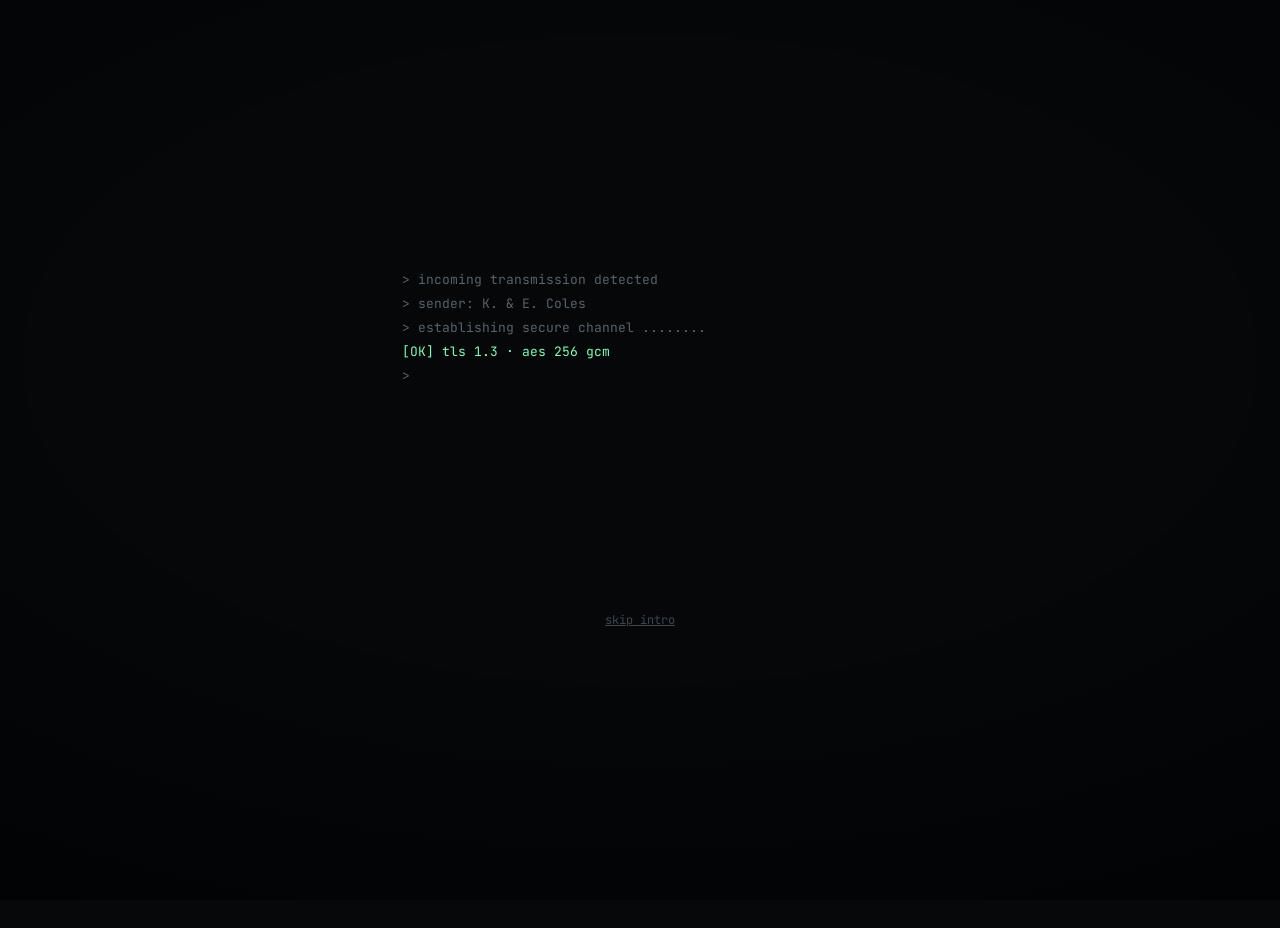
<file: ke/index.html>
<!DOCTYPE html>
<html lang="en">
<head>
<meta charset="utf-8">
<meta name="viewport" content="width=device-width, initial-scale=1, viewport-fit=cover">
<meta name="theme-color" content="#06080a">
<meta name="robots" content="noindex, nofollow">
<title>Kevin &amp; Elizabeth · Incoming Transmission</title>
<meta property="og:title" content="Kevin & Elizabeth: you've got a secure message">
<meta property="og:description" content="Tap to decrypt.">
<link rel="preconnect" href="https://fonts.googleapis.com">
<link rel="preconnect" href="https://fonts.gstatic.com" crossorigin>
<link href="https://fonts.googleapis.com/css2?family=Instrument+Serif:ital@0;1&family=JetBrains+Mono:wght@300;400;600&display=swap" rel="stylesheet">
<style>
/* =========================================================
   EDIT THE DETAILS IN THE CONFIG BLOCK IN THE <script> BELOW.
   ========================================================= */
:root{
  --bg:#06080a; --panel:#0c1014; --line:#1b232b; --dim:#56636f; --text:#e9efe9;
  --mint:#7cffb2; --mint-d:#2f8a5c; --gold:#e8c88a; --red:#ff6b6b;
  --mono:"JetBrains Mono",ui-monospace,SFMono-Regular,Menlo,Consolas,monospace;
  --serif:"Instrument Serif","Times New Roman",Georgia,serif;
}
*{box-sizing:border-box;margin:0;padding:0}
html,body{background:var(--bg);color:var(--text);font-family:var(--mono);-webkit-font-smoothing:antialiased}
body{min-height:100svh;overflow-x:hidden}
a{color:inherit}
#rain{position:fixed;inset:0;width:100%;height:100%;z-index:0;opacity:.35;pointer-events:none}
.scan{position:fixed;inset:0;z-index:1;pointer-events:none;
  background:repeating-linear-gradient(to bottom,rgba(255,255,255,.025) 0 1px,transparent 1px 3px);
  mix-blend-mode:overlay}
.vignette{position:fixed;inset:0;z-index:1;pointer-events:none;
  background:radial-gradient(120% 90% at 50% 40%,transparent 40%,rgba(0,0,0,.85) 100%)}
main{position:relative;z-index:2;max-width:520px;margin:0 auto;padding:max(28px,env(safe-area-inset-top)) 22px 60px}

/* ---------- BOOT ---------- */
#boot{min-height:calc(100svh - 60px);display:flex;flex-direction:column;justify-content:center;gap:22px}
.log{font-size:13px;line-height:1.85;color:var(--dim);min-height:220px}
.log .ok{color:var(--mint)} .log .warn{color:var(--gold)} .log .w{color:var(--text)}
.caret{display:inline-block;width:.6em;height:1.05em;background:var(--mint);vertical-align:-2px;animation:blink 1s steps(1) infinite}
@keyframes blink{50%{opacity:0}}
.bar{height:2px;background:var(--line);overflow:hidden;opacity:0;transition:opacity .3s}
.bar i{display:block;height:100%;width:0;background:var(--mint);box-shadow:0 0 12px var(--mint)}
.decrypt{appearance:none;border:1px solid var(--mint);background:rgba(124,255,178,.06);color:var(--mint);
  font:600 14px/1 var(--mono);letter-spacing:.18em;text-transform:uppercase;padding:20px;border-radius:2px;cursor:pointer;
  opacity:0;transform:translateY(8px);transition:opacity .5s,transform .5s,background .2s;pointer-events:none;
  box-shadow:0 0 0 rgba(124,255,178,0);animation:pulse 2.4s ease-in-out infinite}
.decrypt.show{opacity:1;transform:none;pointer-events:auto}
.decrypt:active{background:rgba(124,255,178,.18)}
@keyframes pulse{50%{box-shadow:0 0 28px rgba(124,255,178,.25)}}
.skip{align-self:center;background:none;border:0;color:var(--dim);font:12px var(--mono);text-decoration:underline;cursor:pointer;opacity:.7}

/* ---------- INVITE ---------- */
#invite:not(.on){position:fixed;left:-300vw;top:0;width:100%;visibility:hidden;pointer-events:none}
.eyebrow{font-size:11px;letter-spacing:.32em;text-transform:uppercase;color:var(--mint);display:flex;align-items:center;gap:10px}
.eyebrow::before{content:"";width:8px;height:8px;border-radius:50%;background:var(--mint);box-shadow:0 0 10px var(--mint);animation:blink 1.6s steps(1) infinite}
.hero{padding:9vh 0 7vh;text-align:left}
.to{font-size:13px;color:var(--dim);margin:22px 0 6px}
.to b{color:var(--text);font-weight:400}
.names{font-family:var(--serif);font-weight:400;font-size:clamp(64px,21vw,112px);line-height:.86;letter-spacing:-.01em;margin:10px 0 0}
.names .amp{font-style:italic;color:var(--gold);display:block;font-size:.55em;line-height:1.1;margin:.08em 0 .02em .1em}
.names span.g{display:block}
.sub{margin-top:26px;font-size:14px;line-height:1.7;color:#b8c3bc;max-width:30ch}
.sub em{font-family:var(--serif);font-style:italic;font-size:1.35em;color:var(--text)}

.card{border:1px solid var(--line);background:linear-gradient(180deg,rgba(12,16,20,.92),rgba(8,11,14,.92));
  backdrop-filter:blur(6px);-webkit-backdrop-filter:blur(6px);border-radius:3px;margin:18px 0;position:relative;
  opacity:0;transform:translateY(18px);transition:opacity .8s ease,transform .8s ease}
.card.in{opacity:1;transform:none}
.card header{display:flex;justify-content:space-between;align-items:center;padding:11px 14px;border-bottom:1px solid var(--line);
  font-size:11px;color:var(--dim);letter-spacing:.08em}
.dots i{display:inline-block;width:8px;height:8px;border-radius:50%;background:var(--line);margin-left:5px}
.card .body{padding:20px 16px 22px}
.k{font-size:11px;letter-spacing:.24em;text-transform:uppercase;color:var(--dim);margin-bottom:6px}
.big{font-family:var(--serif);font-size:40px;line-height:1.02}
.big i{color:var(--gold)}
.row{display:grid;grid-template-columns:1fr 1fr;gap:18px;margin-top:20px}
.v{font-size:15px;line-height:1.5}
.btns{display:flex;gap:10px;flex-wrap:wrap;margin-top:20px}
.btn{flex:1 1 auto;text-align:center;text-decoration:none;border:1px solid var(--line);background:#0f151a;color:var(--text);
  font:600 12px/1 var(--mono);letter-spacing:.12em;text-transform:uppercase;padding:15px 12px;border-radius:2px;cursor:pointer}
.btn.p{border-color:var(--mint);color:var(--mint);background:rgba(124,255,178,.06)}
.btn:active{transform:translateY(1px)}

/* countdown */
.cd{display:grid;grid-template-columns:repeat(4,1fr);gap:8px;margin-top:4px}
.cd div{border:1px solid var(--line);padding:14px 4px 10px;text-align:center;border-radius:2px;background:#090c0f}
.cd b{display:block;font:300 30px/1 var(--mono);color:var(--mint);text-shadow:0 0 14px rgba(124,255,178,.35);font-variant-numeric:tabular-nums}
.cd small{display:block;margin-top:8px;font-size:9px;letter-spacing:.24em;color:var(--dim);text-transform:uppercase}

/* timeline */
.tl{list-style:none;font-size:13px}
.tl li{display:grid;grid-template-columns:72px 1fr;gap:12px;padding:12px 0;border-bottom:1px dashed var(--line)}
.tl li:last-child{border-bottom:0}
.tl .t{color:var(--mint);font-variant-numeric:tabular-nums}
.tl .d b{display:block;font-weight:600;color:var(--text);margin-bottom:3px}
.tl .d span{color:var(--dim)}

/* rsvp */
label{display:block;font-size:11px;letter-spacing:.2em;text-transform:uppercase;color:var(--dim);margin:16px 0 8px}
input,select,textarea{width:100%;background:#080b0e;border:1px solid var(--line);color:var(--text);font:15px var(--mono);
  padding:13px 12px;border-radius:2px;outline:none}
input:focus,select:focus,textarea:focus{border-color:var(--mint-d)}
.seg{display:grid;grid-template-columns:1fr 1fr;gap:8px}
.seg button{font:600 13px/1 var(--mono);letter-spacing:.14em;text-transform:uppercase;padding:18px 6px;border-radius:2px;cursor:pointer;
  border:1px solid;transition:background .15s,color .15s,box-shadow .15s,opacity .15s}
.seg button[data-v="yes"]{border-color:var(--mint);color:var(--mint);background:rgba(124,255,178,.08)}
.seg button[data-v="no"]{border-color:var(--red);color:var(--red);background:rgba(255,107,107,.08)}
.seg button.on[data-v="yes"]{background:var(--mint);color:#06110b;box-shadow:0 0 22px rgba(124,255,178,.45)}
.seg button.on[data-v="no"]{background:var(--red);color:#1a0606;box-shadow:0 0 22px rgba(255,107,107,.4)}
.seg.picked button:not(.on){opacity:.45}
.note{font-size:11px;color:var(--dim);margin-top:12px;line-height:1.6}

.sig{text-align:center;margin:56px 0 0;color:var(--dim);font-size:11px;line-height:2}
.sig .s{font-family:var(--serif);font-style:italic;font-size:28px;color:var(--text);display:block;margin-bottom:6px}

.np-meta{display:flex;align-items:center;gap:12px;margin-bottom:14px}
.eq{display:flex;align-items:flex-end;gap:3px;height:18px}
.eq i{width:3px;background:var(--mint);height:4px;border-radius:1px}
.playing .eq i{animation:eq .9s ease-in-out infinite}
.playing .eq i:nth-child(2){animation-delay:-.3s}.playing .eq i:nth-child(3){animation-delay:-.6s}.playing .eq i:nth-child(4){animation-delay:-.15s}
@keyframes eq{0%,100%{height:4px}50%{height:18px}}
.np-t{font-family:var(--serif);font-size:24px;line-height:1.1}
.np-a{font-size:12px;color:var(--dim);margin-top:4px}
.yt{position:relative;width:100%;height:200px;background:#000;border:1px solid var(--line);border-radius:2px;overflow:hidden}
.yt iframe,.yt>div{position:absolute;inset:0;width:100%;height:100%;border:0}
.np-hint{font-size:11px;color:var(--gold);margin-top:10px;letter-spacing:.06em;display:none}
.np-hint.show{display:block;animation:blink 1.4s steps(1) infinite}
.snd{position:fixed;top:max(14px,env(safe-area-inset-top));right:14px;z-index:5;display:none;
  background:rgba(6,8,10,.75);border:1px solid var(--line);color:var(--mint);font:600 10px/1 var(--mono);
  letter-spacing:.2em;padding:10px 12px;border-radius:2px;cursor:pointer;backdrop-filter:blur(4px);-webkit-backdrop-filter:blur(4px)}
.snd.show{display:block}
.snd.off{color:var(--dim)}
.snd i{display:inline-block;width:6px;height:6px;border-radius:50%;background:currentColor;margin-right:8px;vertical-align:1px}

@media (prefers-reduced-motion:reduce){
  *{animation:none!important;transition:none!important}
  #rain{display:none}
}
</style>
</head>
<body>
<canvas id="rain" aria-hidden="true"></canvas>
<div class="scan"></div><div class="vignette"></div>
<button class="snd" id="snd" aria-label="Toggle sound"><i></i>SOUND ON</button>

<main>
  <!-- ================= BOOT SEQUENCE ================= -->
  <section id="boot" aria-live="polite">
    <div class="log" id="log"></div>
    <div class="bar" id="bar"><i></i></div>
    <button class="decrypt" id="go">[ tap to decrypt ]</button>
    <button class="skip" id="skip">skip intro</button>
  </section>

  <!-- ================= INVITATION ================= -->
  <section id="invite">
    <div class="hero">
      <div class="eyebrow">Transmission decrypted</div>
      <p class="to" id="to"></p>
      <h1 class="names" id="names" aria-label="">
        <span class="g" data-s="A"></span>
        <span class="amp">&amp;</span>
        <span class="g" data-s="B"></span>
      </h1>
      <p class="sub">are getting married, and you're on the <em>very short</em> list of people we want in the room.</p>
    </div>

    <article class="card" id="npCard">
      <header><span>now_playing</span><span class="dots"><i></i><i></i><i></i></span></header>
      <div class="body">
        <div class="np-meta">
          <div class="eq"><i></i><i></i><i></i><i></i></div>
          <div><div class="np-t" id="npT"></div><div class="np-a" id="npA"></div></div>
        </div>
        <div class="yt"><div id="ytPlayer"></div></div>
        <p class="np-hint" id="npHint">tap play to hear our song</p>
      </div>
    </article>

    <article class="card">
      <header><span>event.config</span><span class="dots"><i></i><i></i><i></i></span></header>
      <div class="body">
        <div class="k">When</div>
        <div class="big" id="dateBig"></div>
        <div class="row">
          <div><div class="k">Time</div><div class="v" id="time"></div></div>
          <div><div class="k">Dress</div><div class="v" id="dress"></div></div>
        </div>
        <div class="row" style="grid-template-columns:1fr">
          <div><div class="k">Where</div><div class="v" id="venue"></div></div>
        </div>
        <div class="btns">
          <a class="btn" id="maps" target="_blank" rel="noopener">Open in maps</a>
          <button class="btn" id="cal">Add to calendar</button>
        </div>
      </div>
    </article>

    <article class="card">
      <header><span>countdown.exe</span><span class="dots"><i></i><i></i><i></i></span></header>
      <div class="body">
        <div class="cd" id="cd">
          <div><b id="cdD">--</b><small>days</small></div>
          <div><b id="cdH">--</b><small>hrs</small></div>
          <div><b id="cdM">--</b><small>min</small></div>
          <div><b id="cdS">--</b><small>sec</small></div>
        </div>
      </div>
    </article>

    <article class="card">
      <header><span>the_day.log</span><span class="dots"><i></i><i></i><i></i></span></header>
      <div class="body"><ul class="tl" id="tl"></ul></div>
    </article>

    <article class="card" id="rsvpCard">
      <header><span>rsvp.sh</span><span class="dots"><i></i><i></i><i></i></span></header>
      <div class="body">
        <div class="k">Respond by <span id="rsvpBy" style="color:var(--gold)"></span></div>
        <label>Status</label>
        <div class="seg" id="seg">
          <button type="button" data-v="yes">Accept</button>
          <button type="button" data-v="no">Decline</button>
        </div>
        <label for="nm">Your name(s)</label>
        <input id="nm" autocomplete="name" placeholder="who's coming">
        <label for="ct">How many in your party</label>
        <select id="ct"></select>
        <label for="msg">Message to the couple <span style="text-transform:none;letter-spacing:0">(optional)</span></label>
        <textarea id="msg" rows="2" placeholder="// optional"></textarea>
        <div class="btns">
          <a class="btn p" id="send">Send RSVP ↗</a>
        </div>
        <p class="note" id="rsvpNote"></p>
      </div>
    </article>

    <div class="sig">
      <span class="s" id="sig"></span>
      // built with love · no cookies · no tracking<br>
      <span id="build"></span>
    </div>
  </section>
</main>

<script>
/* =====================================================================
   CONFIG: change these and you're done. Anything in [BRACKETS] is a
   placeholder. Dates use 24h local time: "YYYY-MM-DDTHH:MM".
   ===================================================================== */
const CONFIG = {
  nameA: "Kevin",
  nameB: "Elizabeth",
  start: "2027-02-24T15:00-07:00",    // Arizona time (no daylight saving)
  tz: "America/Phoenix",
  hours: 7,                           // length of the event, for the calendar file
  venueName: "Kim & Roger's",
  venueAddress: "9909 W Oakstone Dr, Sun City, AZ",
  dress: "Wedding attire",
  rsvpBy: "February 10, 2027",
  rsvpText: "+19285007711",           // RSVPs arrive as a text to this number
  rsvpEmail: "",                      // optional: also offer email RSVP, e.g. "you@example.com"
  maxParty: 6,
  song: { startAt: 36, youtubeId: "VMi3JCMx92M", title: "Never Been In Love", artist: "Lauren Alaina ft. Kane Brown" },
  schedule: [
    ["3:00 PM", "Ceremony",  "White Tank Mountains"],
    ["4:30 PM", "Cocktails", "Grab a drink, find your people."],
    ["5:30 PM", "Dinner",    "Find your seat. Dinner is served."],
    ["6:30 PM", "Celebrate", "Hang out, catch up, enjoy the night."],
  ],
};
/* ===================================================================== */

const $ = s => document.querySelector(s);
const reduce = matchMedia("(prefers-reduced-motion: reduce)").matches;
const start = new Date(CONFIG.start);
const params = new URLSearchParams(location.search);
const guest = (params.get("to") || "").trim().slice(0, 40);   // personal links: ?to=Aunt%20Linda
const glyphs = "アイウエオカキクケコサシスセソ01<>/{}[]#$%&*+=?ABCDEFGHJKLMNPRSTUVWXYZ";

/* ---------- background rain ---------- */
(function rain(){
  if (reduce) return;
  const c = $("#rain"), x = c.getContext("2d");
  let w, h, cols, drops, fs = 15;
  const size = () => {
    const d = Math.min(devicePixelRatio || 1, 2);
    w = c.width = innerWidth * d; h = c.height = innerHeight * d;
    fs = 15 * d; cols = Math.floor(w / (fs * 1.6));
    drops = Array.from({length: cols}, () => Math.random() * -h / fs);
  };
  size(); addEventListener("resize", size);
  let last = 0;
  (function f(t){
    requestAnimationFrame(f);
    if (t - last < 55) return; last = t;
    x.fillStyle = "rgba(6,8,10,.16)"; x.fillRect(0, 0, w, h);
    x.font = fs + "px JetBrains Mono, monospace";
    for (let i = 0; i < cols; i++) {
      const y = drops[i] * fs;
      x.fillStyle = Math.random() > .975 ? "#e8c88a" : "#2f8a5c";
      x.fillText(glyphs[(Math.random() * glyphs.length) | 0], i * fs * 1.6, y);
      if (y > h && Math.random() > .975) drops[i] = 0;
      drops[i] += .55;
    }
  })(0);
})();

/* ---------- scramble text ---------- */
function scramble(el, text, dur = 1400){
  return new Promise(res => {
    if (reduce) { el.textContent = text; return res(); }
    const t0 = performance.now();
    const settle = [...text].map((_, i) => (i / text.length) * .6 + Math.random() * .4);
    (function f(now){
      const p = Math.min((now - t0) / dur, 1);
      el.textContent = [...text].map((ch, i) =>
        ch === " " ? " " : p >= settle[i] ? ch : glyphs[(Math.random() * glyphs.length) | 0]
      ).join("");
      p < 1 ? requestAnimationFrame(f) : res();
    })(t0);
  });
}

/* ---------- boot sequence ---------- */
const sleep = ms => new Promise(r => setTimeout(r, reduce ? 0 : ms));
const recipient = guest ? guest.toUpperCase() : "FAMILY";
const lines = [
  ["", "> incoming transmission detected"],
  ["", "> sender: K. & E. Coles"],
  ["", "> establishing secure channel ........ "],
  ["ok", "  [OK] tls 1.3 · aes 256 gcm"],
  ["", "> verifying recipient ................ "],
  ["ok", `  [OK] ${recipient}`],
  ["", "> clearance level: "],
  ["warn", "  INNER CIRCLE  (est. 30 people worldwide)"],
  ["", "> payload: 1 × invitation.enc"],
  ["w", "> ready."],
];

async function boot(){
  const log = $("#log");
  for (const [cls, txt] of lines) {
    const p = document.createElement("div");
    if (cls) p.className = cls;
    log.appendChild(p);
    for (let i = 0; i < txt.length; i++) { p.textContent = txt.slice(0, i + 1); if (i % 3 === 0) await sleep(12); }
    await sleep(cls ? 260 : 140);
  }
  const caret = document.createElement("span"); caret.className = "caret"; log.lastChild.append(" ", caret);
  $("#go").classList.add("show");
}

async function decrypt(){
  const go = $("#go");
  go.classList.remove("show"); go.disabled = true;
  const bar = $("#bar"), fill = bar.querySelector("i");
  bar.style.opacity = 1;
  const log = $("#log"); const p = document.createElement("div"); p.className = "ok"; log.appendChild(p);
  for (let i = 0; i <= 100; i += 4) { fill.style.width = i + "%"; p.textContent = `> decrypting… ${i}%`; await sleep(28); }
  await sleep(250);
  reveal();
}

async function reveal(){
  music.start();
  try { localStorage.setItem("ke_seen", "1"); } catch(e){}
  $("#boot").style.display = "none";
  $("#invite").classList.add("on");
  scrollTo(0, 0);
  if (navigator.vibrate) try { navigator.vibrate([20, 40, 20]); } catch(e){}
  $("#to").innerHTML = guest ? `for: <b></b>` : "";
  if (guest) $("#to b").textContent = guest;
  const [a, b] = document.querySelectorAll("#names .g");
  $("#names").setAttribute("aria-label", `${CONFIG.nameA} and ${CONFIG.nameB}`);
  await scramble(a, CONFIG.nameA, 1100);
  await scramble(b, CONFIG.nameB, 1100);
}

/* ---------- fill details ---------- */
function fill(){
  const valid = !isNaN(start);
  const tz = {timeZone: CONFIG.tz};
  $("#dateBig").innerHTML = valid
    ? `${start.toLocaleDateString("en-US",{...tz,weekday:"long"})},<br><i>${start.toLocaleDateString("en-US",{...tz,month:"long",day:"numeric"})}</i> ${start.toLocaleDateString("en-US",{...tz,year:"numeric"})}`
    : "[Date]";
  $("#time").textContent = valid ? start.toLocaleTimeString("en-US",{...tz,hour:"numeric",minute:"2-digit"}) + " (Arizona)" : "[Time]";
  $("#dress").textContent = CONFIG.dress;
  $("#venue").innerHTML = "";
  const vn = document.createElement("div"); vn.style.fontWeight = 600; vn.textContent = CONFIG.venueName;
  const va = document.createElement("div"); va.style.color = "var(--dim)"; va.textContent = CONFIG.venueAddress;
  $("#venue").append(vn, va);
  $("#maps").href = "https://maps.google.com/?q=" + encodeURIComponent(CONFIG.venueAddress);
  $("#rsvpBy").textContent = CONFIG.rsvpBy;
  $("#sig").textContent = `${CONFIG.nameA} & ${CONFIG.nameB}`;
  $("#build").textContent = `build ${valid ? start.toLocaleDateString("en-CA",tz).replaceAll("-",".") : ""} · v1.0 · forever`;

  const tl = $("#tl");
  CONFIG.schedule.forEach(([t, title, note]) => {
    const li = document.createElement("li");
    li.innerHTML = `<span class="t"></span><span class="d"><b></b><span></span></span>`;
    li.querySelector(".t").textContent = t;
    li.querySelector("b").textContent = title;
    li.querySelector(".d span").textContent = note;
    tl.appendChild(li);
  });

  const ct = $("#ct");
  for (let i = 1; i <= CONFIG.maxParty; i++) ct.add(new Option(i === 1 ? "1 (just me)" : String(i), i));
  if (guest) $("#nm").value = guest;
}

/* ---------- countdown ---------- */
function tick(){
  const ms = start - new Date();
  const pad = n => String(n).padStart(2, "0");
  if (isNaN(ms)) return;
  if (ms <= 0) { $("#cd").innerHTML = `<div style="grid-column:1/-1"><b>// married</b><small>thanks for being there</small></div>`; return; }
  const s = Math.floor(ms / 1000);
  $("#cdD").textContent = Math.floor(s / 86400);
  $("#cdH").textContent = pad(Math.floor(s / 3600) % 24);
  $("#cdM").textContent = pad(Math.floor(s / 60) % 60);
  $("#cdS").textContent = pad(s % 60);
}

/* ---------- calendar (.ics) ---------- */
function ics(){
  const f = d => d.toISOString().replace(/[-:]/g,"").slice(0,15) + "Z";
  const end = new Date(start.getTime() + CONFIG.hours * 3600e3);
  const esc = s => s.replace(/[,;\\]/g, m => "\\" + m);
  const body = [
    "BEGIN:VCALENDAR","VERSION:2.0","PRODID:-//KE//Wedding//EN","BEGIN:VEVENT",
    "UID:" + Date.now() + "@ke-wedding",
    "DTSTAMP:" + new Date().toISOString().replace(/[-:]/g,"").slice(0,15) + "Z",
    "DTSTART:" + f(start), "DTEND:" + f(end),
    "SUMMARY:" + esc(`${CONFIG.nameA} & ${CONFIG.nameB} Wedding`),
    "LOCATION:" + esc(`${CONFIG.venueName}, ${CONFIG.venueAddress}`),
    "END:VEVENT","END:VCALENDAR"
  ].join("\r\n");
  const a = document.createElement("a");
  a.href = URL.createObjectURL(new Blob([body], {type: "text/calendar"}));
  a.download = "kevin-elizabeth-wedding.ics";
  document.body.appendChild(a); a.click(); a.remove();
}

/* ---------- RSVP ---------- */
let status = "";
function rsvpLink(){
  const n = $("#nm").value.trim() || "[name]";
  const c = $("#ct").value, m = $("#msg").value.trim();
  const txt = status === "no"
    ? `RSVP: ${n} can't make it. ${m}`.trim()
    : `RSVP: ${n} is a YES, party of ${c}. ${m}`.trim();
  const ios = /iPad|iPhone|iPod/.test(navigator.userAgent);
  $("#send").href = `sms:${CONFIG.rsvpText}${ios ? "&" : "?"}body=${encodeURIComponent(txt)}`;
  $("#rsvpNote").innerHTML = "";
  const note = document.createTextNode("Opens your messages app with the RSVP already written. Just hit send.");
  $("#rsvpNote").append(note);
  if (CONFIG.rsvpEmail) {
    const a = document.createElement("a");
    a.href = `mailto:${CONFIG.rsvpEmail}?subject=${encodeURIComponent("Wedding RSVP: " + n)}&body=${encodeURIComponent(txt)}`;
    a.textContent = " Prefer email?"; $("#rsvpNote").append(a);
  }
}
$("#seg").addEventListener("click", e => {
  const b = e.target.closest("button"); if (!b) return;
  status = b.dataset.v;
  document.querySelectorAll("#seg button").forEach(x => x.classList.toggle("on", x === b));
  $("#seg").classList.add("picked");
  $("#ct").disabled = status === "no";
  rsvpLink();
});
["#nm","#ct","#msg"].forEach(s => $(s).addEventListener("input", rsvpLink));
$("#send").addEventListener("click", e => {
  if (!status) { e.preventDefault(); $("#seg").animate([{transform:"translateX(-6px)"},{transform:"translateX(6px)"},{transform:"none"}],{duration:250}); }
});

/* ---------- reveal cards on scroll ---------- */
const io = new IntersectionObserver(es => es.forEach(en => { if (en.isIntersecting) { en.target.classList.add("in"); io.unobserve(en.target); } }), {threshold: .15});
document.querySelectorAll(".card").forEach(c => io.observe(c));

/* ---------- soundtrack: official YouTube upload ---------- */
const music = (() => {
  let player, ready = false, wanted = false, muted = false;
  $("#npT").textContent = CONFIG.song.title;
  $("#npA").textContent = CONFIG.song.artist;
  const tag = document.createElement("script");
  tag.src = "https://www.youtube.com/iframe_api";
  document.head.appendChild(tag);
  window.onYouTubeIframeAPIReady = () => {
    player = new YT.Player("ytPlayer", {
      videoId: CONFIG.song.youtubeId,
      playerVars: { playsinline: 1, rel: 0, modestbranding: 1, autoplay: 1, mute: 1, start: CONFIG.song.startAt },
      events: {
        onReady: () => { ready = true; if (wanted) play(); else { player.mute(); player.playVideo(); } },
        onStateChange: e => {
          const on = e.data === YT.PlayerState.PLAYING && !player.isMuted();
          $("#npCard").classList.toggle("playing", on);
          if (on) { $("#npHint").classList.remove("show"); setBtn(); }
          if (e.data === YT.PlayerState.ENDED) { player.seekTo(CONFIG.song.startAt, true); player.playVideo(); }
        }
      }
    });
  };
  let first = true;
  function play(){ try {
    player.unMute(); player.setVolume(80);
    if (first) { player.seekTo(CONFIG.song.startAt, true); first = false; }
    player.playVideo();
  } catch(e){} }
  function setBtn(){
    const b = $("#snd"); b.classList.add("show"); b.classList.toggle("off", muted);
    b.lastChild.textContent = muted ? "SOUND OFF" : "SOUND ON";
  }
  // called synchronously inside the decrypt tap, so the phone counts it as the user's tap
  function arm(){
    wanted = true;
    if (ready) play();
  }
  function start(){
    wanted = true;
    if (ready && (player.isMuted() || player.getPlayerState() !== 1)) { first = true; play(); }
    // phones that block it (mostly iPhones) get a nudge to tap play themselves
    setTimeout(() => {
      const st = ready && player.getPlayerState ? player.getPlayerState() : -1;
      if ((st !== 1 && st !== 3) || (ready && player.isMuted())) $("#npHint").classList.add("show");
    }, 3500);
  }
  function toggle(){
    if (!ready) return;
    muted = !muted;
    if (muted) player.pauseVideo(); else play();
    setBtn();
  }
  return { arm, start, toggle };
})();
$("#snd").addEventListener("click", () => music.toggle());

/* ---------- go ---------- */
fill(); rsvpLink(); tick(); setInterval(tick, 1000);
$("#cal").addEventListener("click", ics);
$("#go").addEventListener("click", () => { music.arm(); decrypt(); });
$("#skip").addEventListener("click", () => { music.arm(); reveal(); });
let seen = false; try { seen = localStorage.getItem("ke_seen") === "1"; } catch(e){}
if (seen) $("#skip").textContent = "skip intro (you've seen it)";
boot();
</script>
</body>
</html>
</file>
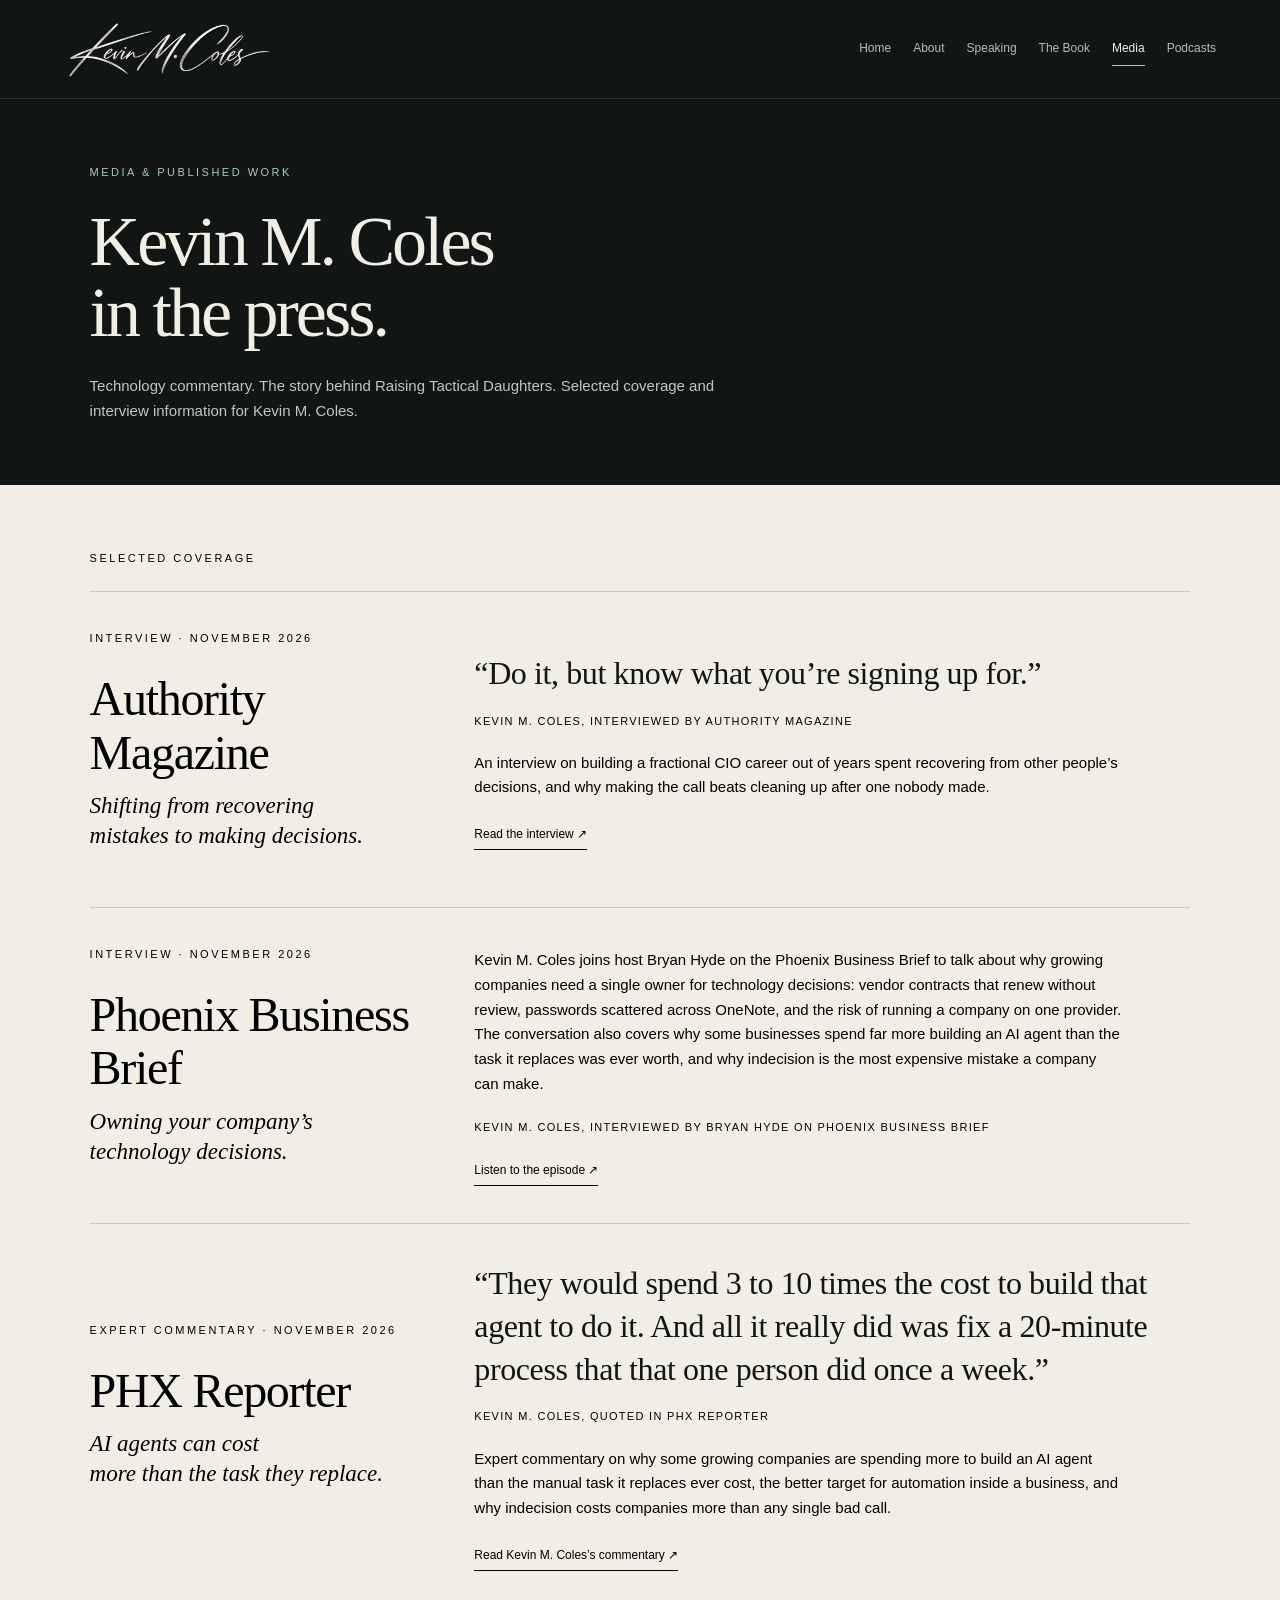
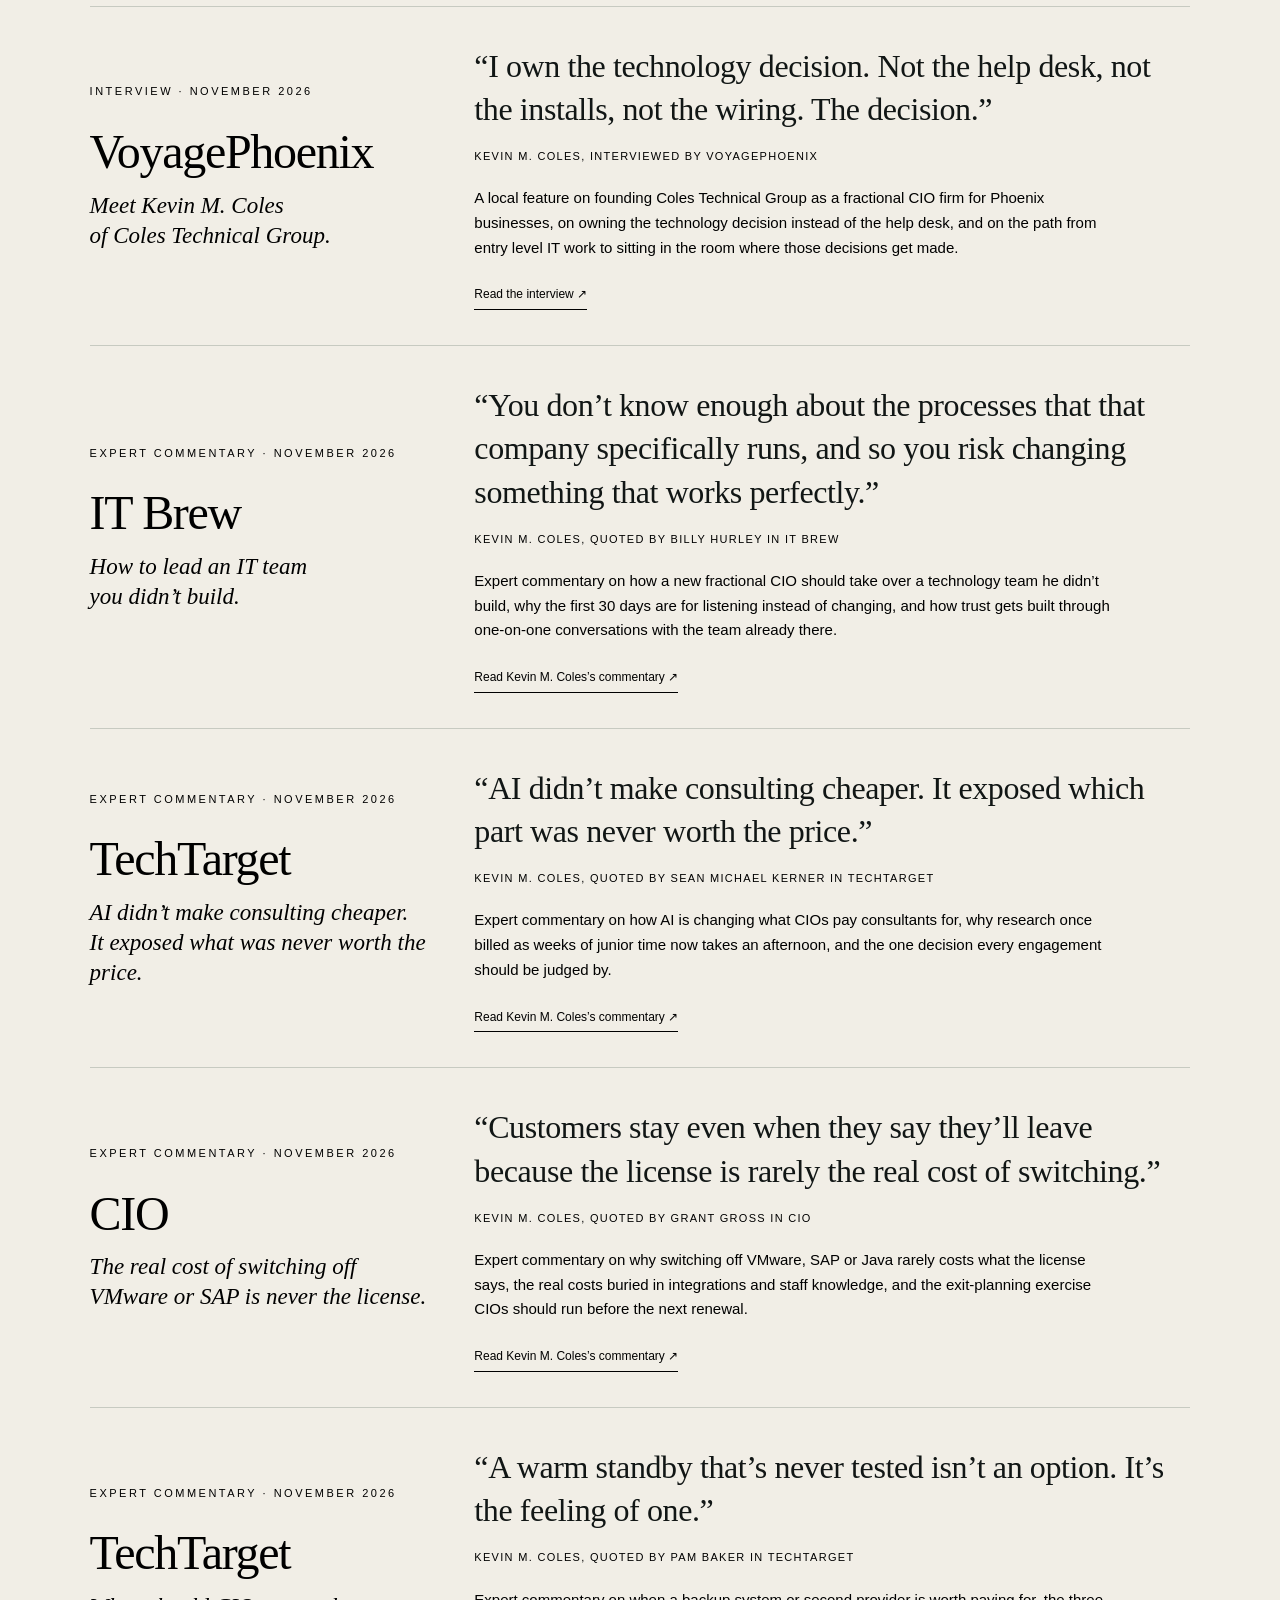
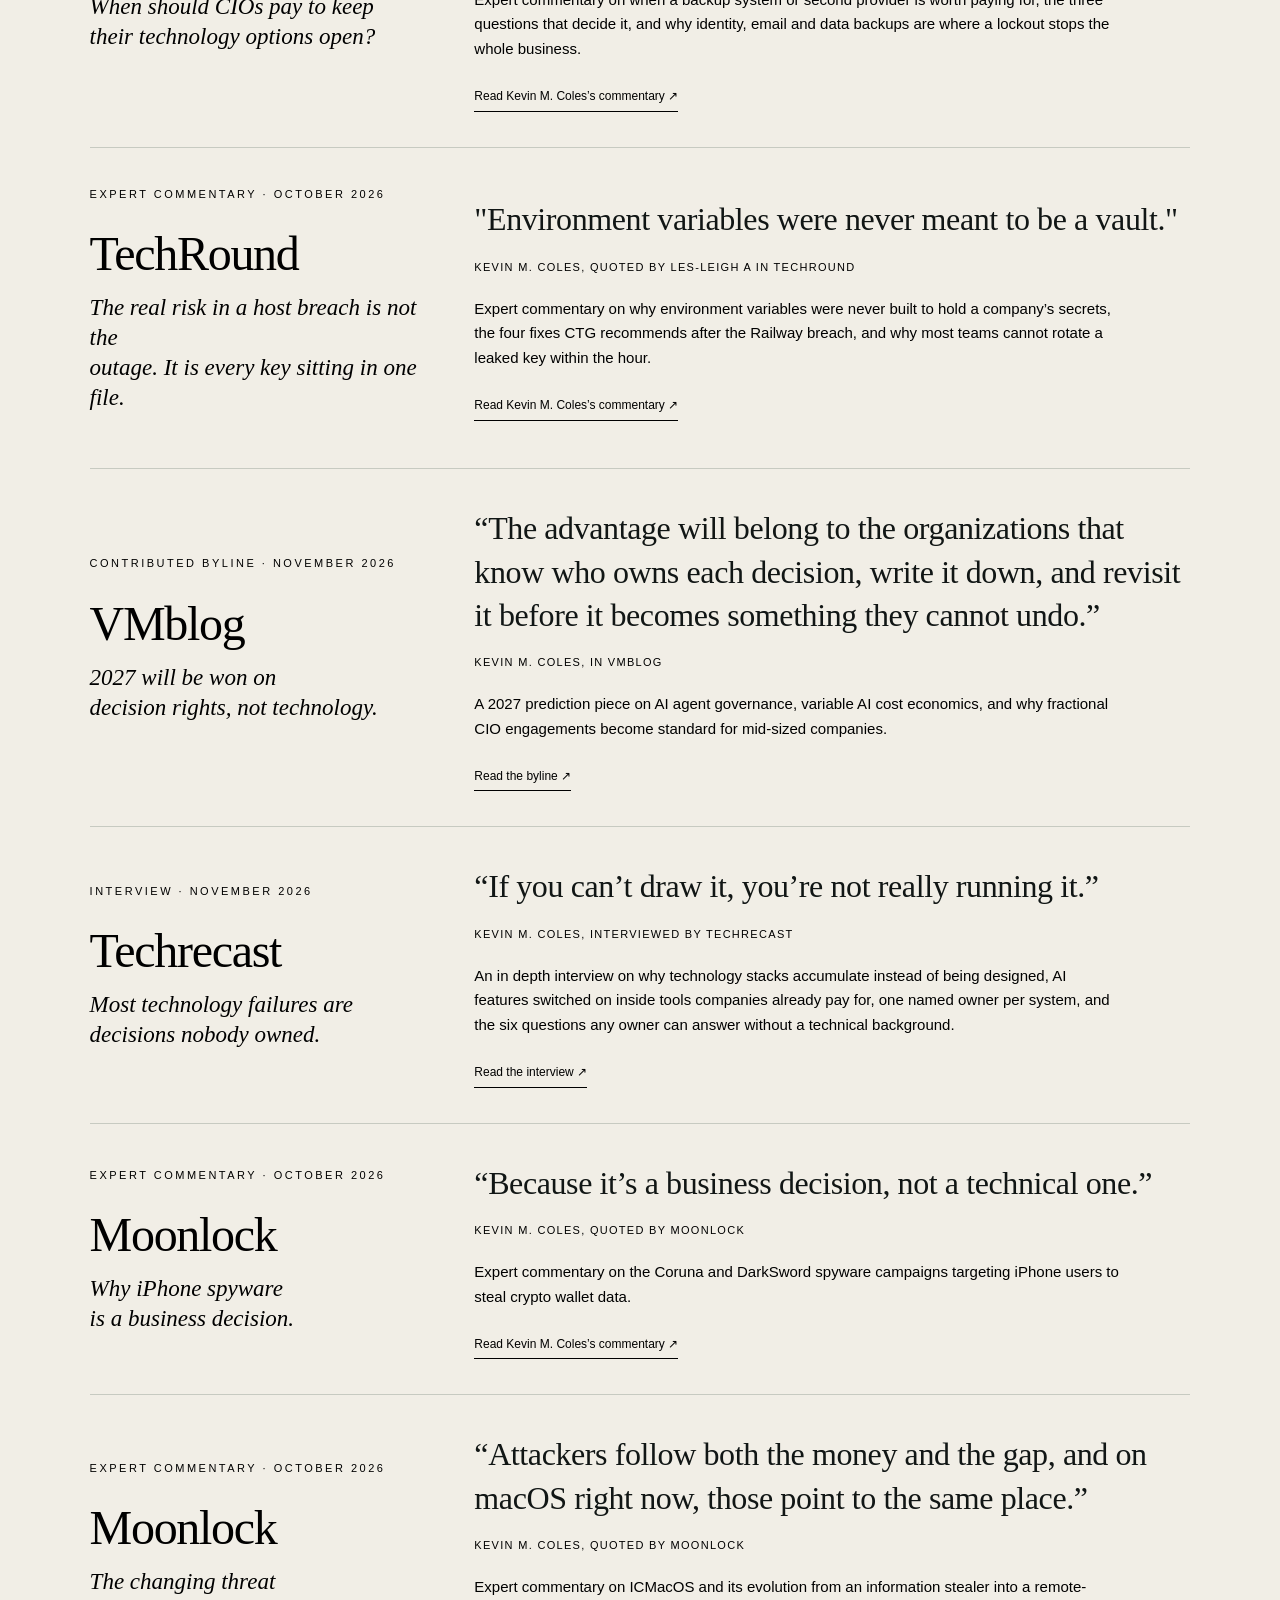
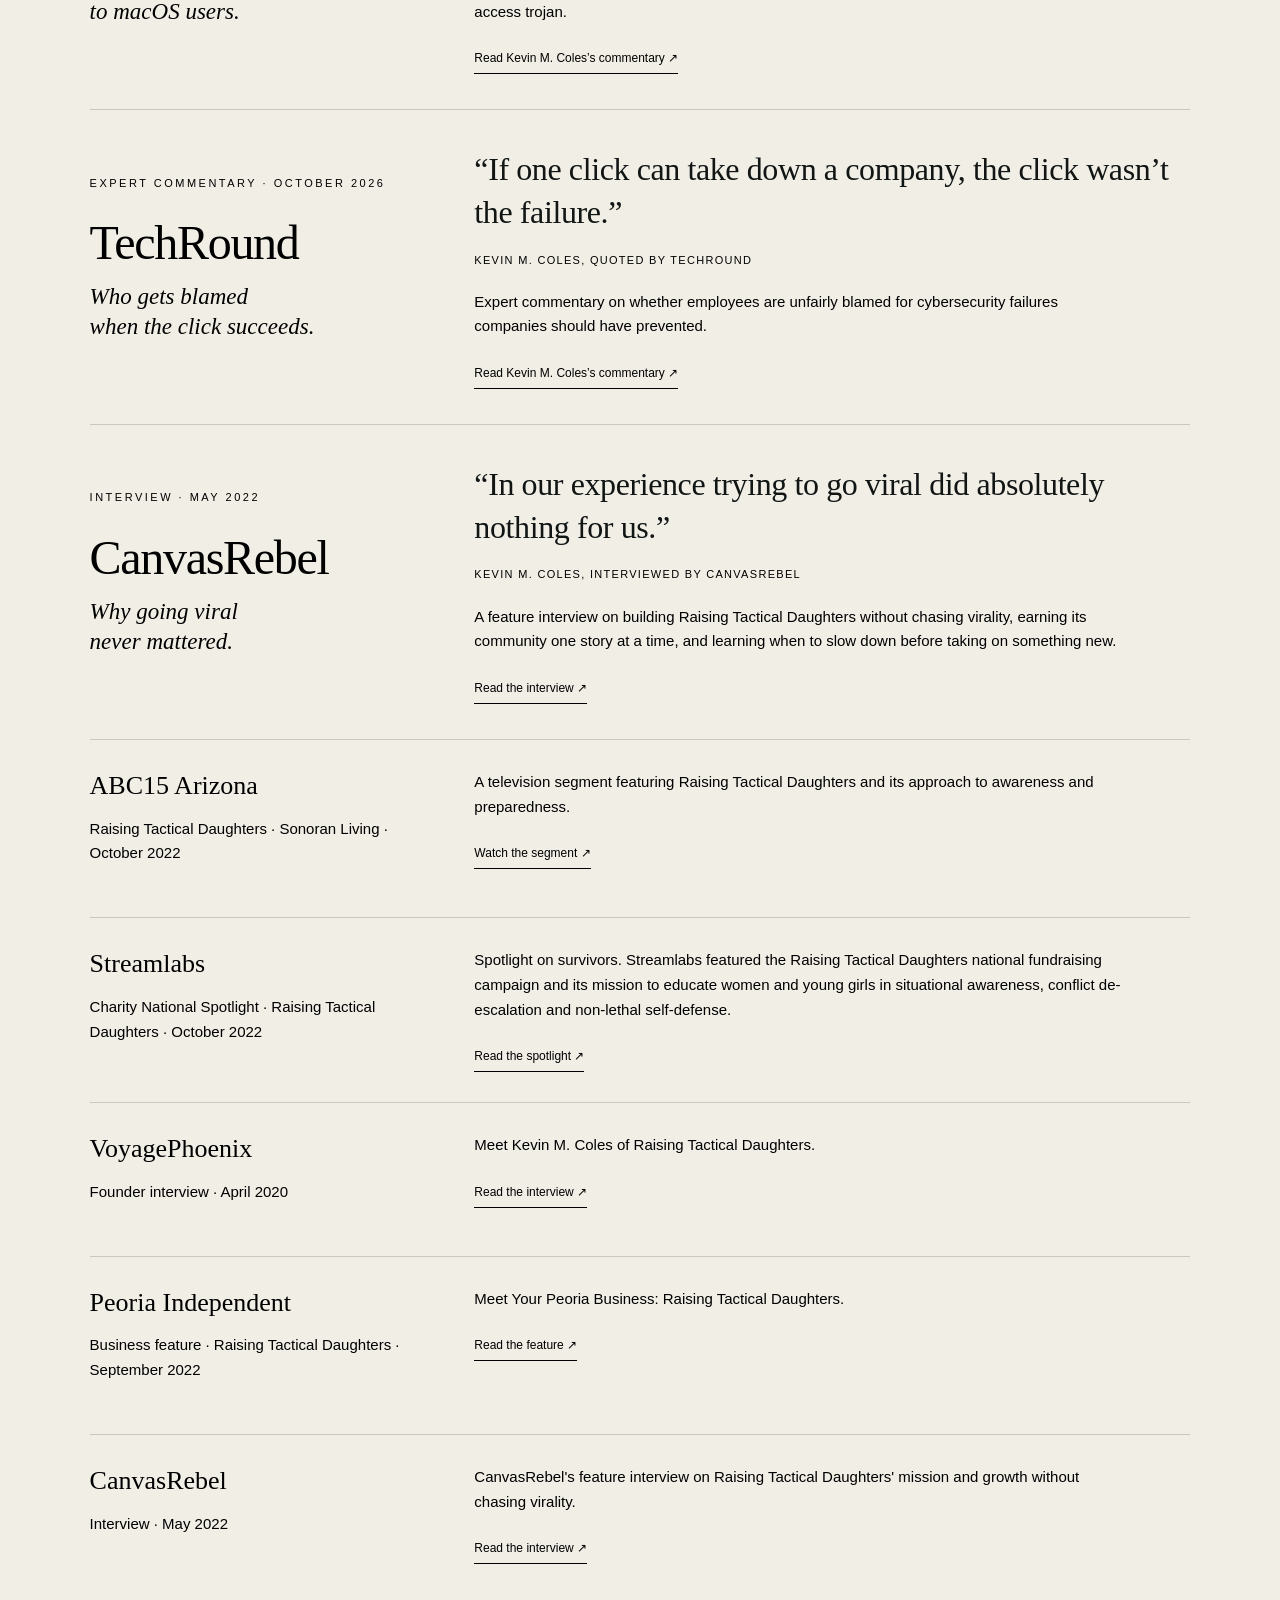
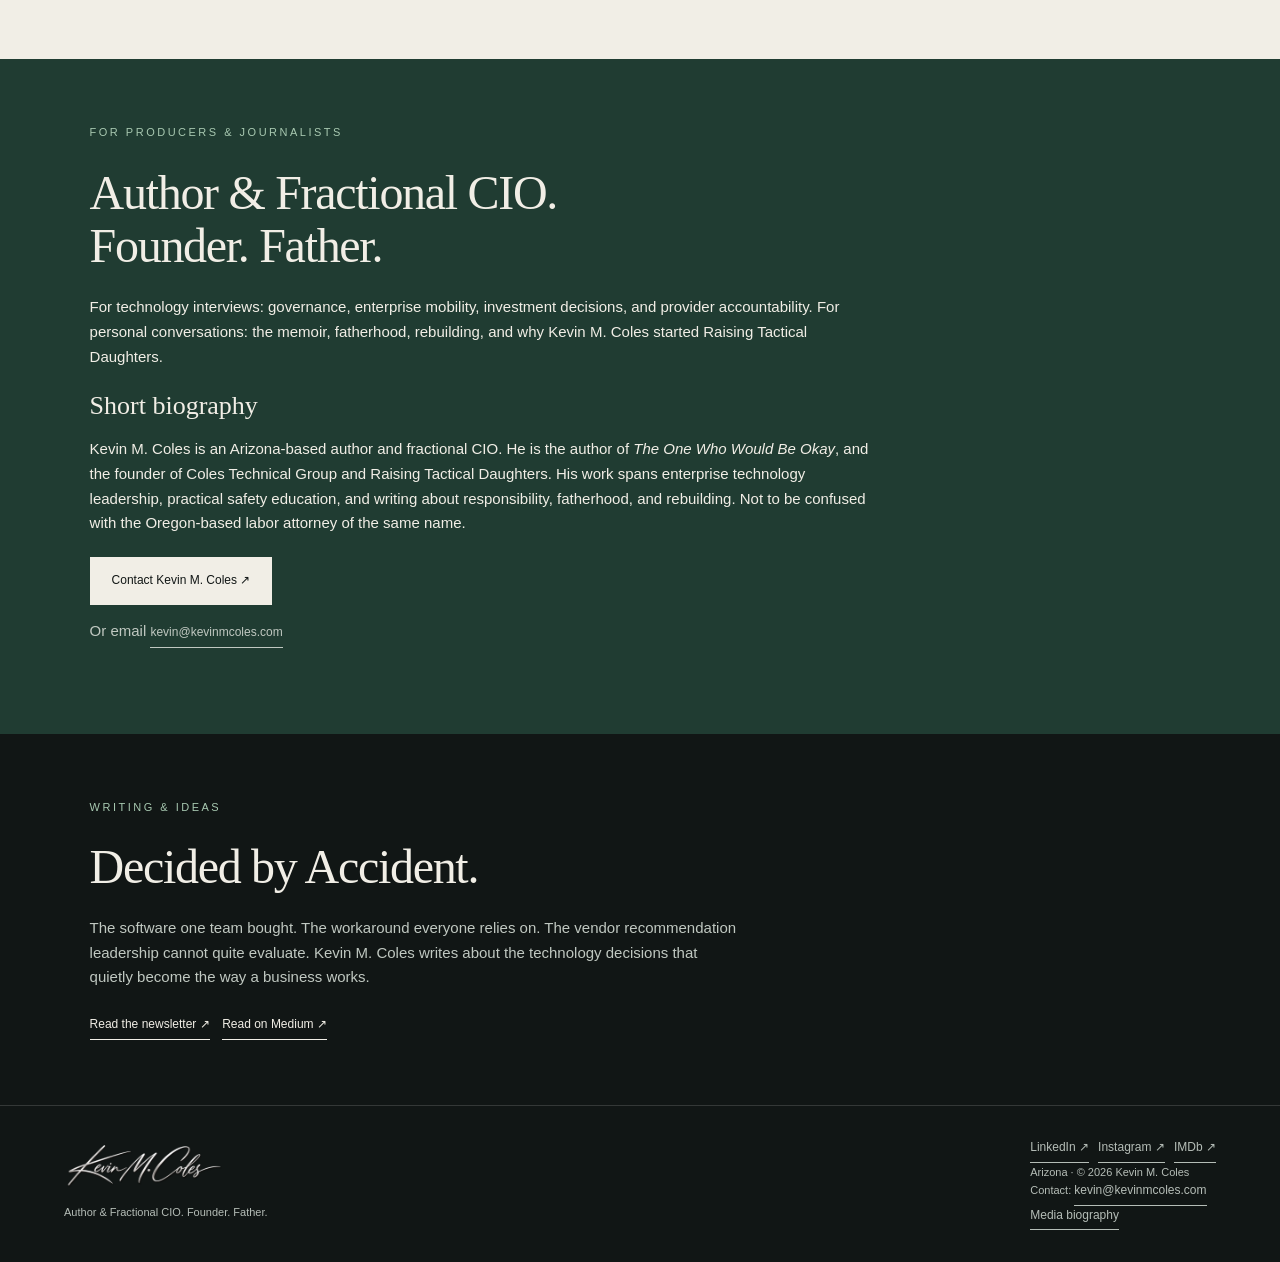
<file: media/index.html>
<!doctype html>
<html lang="en"><head><meta charset="utf-8"><meta name="viewport" content="width=device-width, initial-scale=1"><title>Kevin M. Coles | Media, Interviews &amp; Published Work</title>
<meta name="description" content="Selected coverage, expert commentary, interviews, and a media biography for Kevin M. Coles, founder of Coles Technical Group and Raising Tactical Daughters."><link rel="canonical" href="https://kevinmcoles.com/media/"><meta name="robots" content="index,follow,max-image-preview:large"><meta name="theme-color" content="#111615">
<meta property="og:type" content="website"><meta property="og:site_name" content="Kevin M. Coles"><meta property="og:title" content="Kevin M. Coles | Media, Interviews &amp; Published Work"><meta property="og:description" content="Selected coverage, expert commentary, interviews, and a media biography for Kevin M. Coles, founder of Coles Technical Group and Raising Tactical Daughters."><meta property="og:url" content="https://kevinmcoles.com/media/"><meta property="og:image" content="https://kevinmcoles.com/images/kevin-portrait.jpg"><meta property="og:image:alt" content="Kevin M. Coles">
<meta name="twitter:card" content="summary_large_image"><meta name="twitter:title" content="Kevin M. Coles | Media, Interviews &amp; Published Work"><meta name="twitter:description" content="Selected coverage, expert commentary, interviews, and a media biography for Kevin M. Coles, founder of Coles Technical Group and Raising Tactical Daughters."><meta name="twitter:image" content="https://kevinmcoles.com/images/kevin-portrait.jpg">
<link rel="icon" href="/favicon.ico?v=kmc1" sizes="16x16 32x32 48x48"><link rel="icon" href="/favicon-32.png?v=kmc1" type="image/png" sizes="32x32"><link rel="icon" href="/favicon.svg?v=kmc1" type="image/svg+xml" sizes="any"><link rel="apple-touch-icon" href="/apple-touch-icon.png?v=kmc1" sizes="180x180"><link rel="stylesheet" href="/assets/site.css?v=20261025-strip1">
<script type="application/ld+json">{"@context": "https://schema.org", "@graph": [{"@type": "Person", "@id": "https://kevinmcoles.com/#person", "name": "Kevin M. Coles", "givenName": "Kevin", "additionalName": "M.", "familyName": "Coles", "url": "https://kevinmcoles.com/", "image": "https://kevinmcoles.com/images/kevin-portrait.jpg", "description": "Kevin M. Coles is an author and fractional CIO. He founded Coles Technical Group and Raising Tactical Daughters. Not to be confused with the Oregon-based labor attorney of the same name.", "jobTitle": "Author & Fractional CIO", "worksFor": {"@id": "https://colestechnicalgroup.com/#organization"}, "knowsAbout": ["Technology governance", "Enterprise mobility", "Technology leadership", "Fatherhood", "Situational awareness"], "sameAs": ["https://www.linkedin.com/in/kevinmcoles/", "https://www.instagram.com/kevinmcolesofficial/", "https://github.com/KevinMColes", "https://substack.com/@kevinmcoles", "https://medium.com/@KevinMColes", "https://www.amazon.com/stores/author/B0HPX8QGJS", "https://www.goodreads.com/author/show/73347207.Kevin_M_Coles", "https://www.bookbub.com/authors/kevin-m-coles", "https://www.wikidata.org/wiki/Q141620787", "https://www.imdb.com/name/nm19090808/", "https://www.facebook.com/KevinMColesOfficial/", "https://about.me/kevinmcoles", "https://allauthor.com/profile/kevinmcoles/", "https://gravatar.com/kawaiifortunately12cfa35b08", "https://speakerhub.com/speaker/kevin-coles", "https://phoenixbusinessbrief.com/guests/kevin-m-coles"], "subjectOf": ["https://shows.acast.com/step-stories-podcast-thriving-and-surviving-life-in-blended/episodes/ep-45-kevin-coles", "https://open.spotify.com/episode/154emAimWp7X7W0jd6kQG9", "https://podcasts.apple.com/us/podcast/ep-45-kevin-m-coles-the-father-he-needed-the-father-he-became/id1846685487?i=1000801395231", "https://canvasrebel.com/meet-kevin-coles/", "https://music.amazon.com/podcasts/e20b67a9-d5dd-4652-803c-814bcf57206b/episodes/2f3d8991-7104-4e42-978c-37baae8542cb/she%27s-so-right-show-raising-tactical-daughters-with-special-guest-kevin-coles", "https://www.itbrew.com/stories/how-to-lead-an-it-team-you-didnt-build", "https://voyagephoenix.com/interview/community-highlights-meet-kevin-m-coles-of-coles-technical-group", "https://phoenixbusinessbrief.com/episodes/fractional-cio-phoenix-kevin-m-coles-technology-decisions", "https://podcasts.apple.com/us/podcast/the-strategic-shift-why-growing-companies-are-turning/id1869948916?i=1000803929974", "https://open.spotify.com/episode/4AYhHO02KJzhZVpLeCGxqM", "https://phxreporter.com/phoenix-fractional-cio-ai-agents-can-cost-more-than-the-task", "https://phoenixbusinessbrief.com/news/phoenix-fractional-cio-cost-coles-technical-group-kevin-m-coles", "https://phoenixbusinessbrief.com/news/phoenix-small-business-microsoft-outage-backup-kevin-m-coles", "https://authoritymag.co/articles/kevin-m-coles-of-coles-technical-group-how-shifting-from-recovering-from-mistakes-to", "https://medium.com/authority-magazine/kevin-m-coles-of-coles-technical-group-on-how-to-grow-your-business-or-brand-by-writing-a-book-e2e3def9738b"]}, {"@type": "Organization", "@id": "https://colestechnicalgroup.com/#organization", "name": "Coles Technical Group", "url": "https://colestechnicalgroup.com/", "founder": {"@id": "https://kevinmcoles.com/#person"}}, {"@type": "Organization", "@id": "https://raisingtacticaldaughters.com/#organization", "name": "Raising Tactical Daughters", "legalName": "Kevin M. Coles LLC", "url": "https://raisingtacticaldaughters.com/", "founder": {"@id": "https://kevinmcoles.com/#person"}, "description": "A situational-awareness and safety initiative for girls and women, founded by Kevin M. Coles in Peoria, Arizona in 2019. Operated today as a DBA of Kevin M. Coles LLC.", "foundingDate": "2019", "sameAs": "https://www.wikidata.org/wiki/Q141694144"}, {"@type": "WebSite", "@id": "https://kevinmcoles.com/#website", "url": "https://kevinmcoles.com/", "name": "Kevin M. Coles", "publisher": {"@id": "https://kevinmcoles.com/#person"}}, {"@type": "WebPage", "@id": "https://kevinmcoles.com/media/#webpage", "url": "https://kevinmcoles.com/media/", "name": "Kevin M. Coles | Media, Interviews & Published Work", "description": "Selected coverage, expert commentary, interviews, and a media biography for Kevin M. Coles, founder of Coles Technical Group and Raising Tactical Daughters.", "isPartOf": {"@id": "https://kevinmcoles.com/#website"}, "mainEntity": {"@id": "https://kevinmcoles.com/#person"}, "about": {"@id": "https://kevinmcoles.com/#person"}}]}</script>
</head><body><div id="kmc-site"><a class="skip-link" href="#main-content">Skip to content</a><header class="nav"><a class="brand" href="/" aria-label="Kevin M. Coles | Home"><img src="/images/kevin-m-coles-signature.webp" alt="Kevin M. Coles" width="720" height="240" decoding="async"></a><nav class="links" aria-label="Main navigation"><a href="/">Home</a><a href="/about/">About</a><a href="/speaking/">Speaking</a><a href="/book/">The Book</a><a href="/media/" aria-current="page">Media</a><a href="/podcasts/">Podcasts</a></nav></header><main id="main-content"><div class="page" data-view="media"><div class="pagehead"><div class="eyebrow">Media & published work</div><h1>Kevin M. Coles<br>in the press.</h1><p class="muted">Technology commentary. The story behind Raising Tactical Daughters. Selected coverage and interview information for Kevin M. Coles.</p></div><section class="block light"><div class="eyebrow">Selected coverage</div><article class="press-feature"><div><div class="eyebrow">Interview &middot; November 2026</div><h2>Authority Magazine</h2><p class="press-topic">Shifting from recovering<br>mistakes to making decisions.</p></div><div><blockquote class="press-quote">“Do it, but know what you’re signing up for.”</blockquote><p class="quote-credit">Kevin M. Coles, interviewed by Authority Magazine</p><p>An interview on building a fractional CIO career out of years spent recovering from other people’s decisions, and why making the call beats cleaning up after one nobody made.</p><a class="text-link" href="https://authoritymag.co/articles/kevin-m-coles-of-coles-technical-group-how-shifting-from-recovering-from-mistakes-to" target="_blank" rel="noopener">Read the interview &#8599;</a></div></article><article class="press-feature"><div><div class="eyebrow">Interview &middot; November 2026</div><h2>Phoenix Business Brief</h2><p class="press-topic">Owning your company&rsquo;s<br>technology decisions.</p></div><div><p>Kevin M. Coles joins host Bryan Hyde on the Phoenix Business Brief to talk about why growing companies need a single owner for technology decisions: vendor contracts that renew without review, passwords scattered across OneNote, and the risk of running a company on one provider. The conversation also covers why some businesses spend far more building an AI agent than the task it replaces was ever worth, and why indecision is the most expensive mistake a company can make.</p><p class="quote-credit">Kevin M. Coles, interviewed by Bryan Hyde on Phoenix Business Brief</p><a class="text-link" href="https://phoenixbusinessbrief.com/episodes/fractional-cio-phoenix-kevin-m-coles-technology-decisions" target="_blank" rel="noopener">Listen to the episode &#8599;</a></div></article><article class="press-feature"><div><div class="eyebrow">Expert commentary · November 2026</div><h2>PHX Reporter</h2><p class="press-topic">AI agents can cost<br>more than the task they replace.</p></div><div><blockquote class="press-quote">“They would spend 3 to 10 times the cost to build that agent to do it. And all it really did was fix a 20-minute process that that one person did once a week.”</blockquote><p class="quote-credit">Kevin M. Coles, quoted in PHX Reporter</p><p>Expert commentary on why some growing companies are spending more to build an AI agent than the manual task it replaces ever cost, the better target for automation inside a business, and why indecision costs companies more than any single bad call.</p><a class="text-link" href="https://phxreporter.com/phoenix-fractional-cio-ai-agents-can-cost-more-than-the-task" target="_blank" rel="noopener">Read Kevin M. Coles’s commentary &#8599;</a></div></article><article class="press-feature"><div><div class="eyebrow">Interview · November 2026</div><h2>VoyagePhoenix</h2><p class="press-topic">Meet Kevin M. Coles<br>of Coles Technical Group.</p></div><div><blockquote class="press-quote">“I own the technology decision. Not the help desk, not the installs, not the wiring. The decision.”</blockquote><p class="quote-credit">Kevin M. Coles, interviewed by VoyagePhoenix</p><p>A local feature on founding Coles Technical Group as a fractional CIO firm for Phoenix businesses, on owning the technology decision instead of the help desk, and on the path from entry level IT work to sitting in the room where those decisions get made.</p><a class="text-link" href="https://voyagephoenix.com/interview/community-highlights-meet-kevin-m-coles-of-coles-technical-group" target="_blank" rel="noopener">Read the interview ↗</a></div></article><article class="press-feature"><div><div class="eyebrow">Expert commentary · November 2026</div><h2>IT Brew</h2><p class="press-topic">How to lead an IT team<br>you didn’t build.</p></div><div><blockquote class="press-quote">“You don’t know enough about the processes that that company specifically runs, and so you risk changing something that works perfectly.”</blockquote><p class="quote-credit">Kevin M. Coles, quoted by Billy Hurley in IT Brew</p><p>Expert commentary on how a new fractional CIO should take over a technology team he didn’t build, why the first 30 days are for listening instead of changing, and how trust gets built through one-on-one conversations with the team already there.</p><a class="text-link" href="https://www.itbrew.com/stories/how-to-lead-an-it-team-you-didnt-build" target="_blank" rel="noopener">Read Kevin M. Coles’s commentary ↗</a></div></article><article class="press-feature"><div><div class="eyebrow">Expert commentary · November 2026</div><h2>TechTarget</h2><p class="press-topic">AI didn’t make consulting cheaper.<br>It exposed what was never worth the price.</p></div><div><blockquote class="press-quote">“AI didn’t make consulting cheaper. It exposed which part was never worth the price.”</blockquote><p class="quote-credit">Kevin M. Coles, quoted by Sean Michael Kerner in TechTarget</p><p>Expert commentary on how AI is changing what CIOs pay consultants for, why research once billed as weeks of junior time now takes an afternoon, and the one decision every engagement should be judged by.</p><a class="text-link" href="https://www.techtarget.com/news/will-ai-change-how-cios-use-consulting-advisory-services/874919/" target="_blank" rel="noopener">Read Kevin M. Coles’s commentary ↗</a></div></article><article class="press-feature"><div><div class="eyebrow">Expert commentary · November 2026</div><h2>CIO</h2><p class="press-topic">The real cost of switching off<br>VMware or SAP is never the license.</p></div><div><blockquote class="press-quote">“Customers stay even when they say they’ll leave because the license is rarely the real cost of switching.”</blockquote><p class="quote-credit">Kevin M. Coles, quoted by Grant Gross in CIO</p><p>Expert commentary on why switching off VMware, SAP or Java rarely costs what the license says, the real costs buried in integrations and staff knowledge, and the exit-planning exercise CIOs should run before the next renewal.</p><a class="text-link" href="https://www.cio.com/article/4244939/it-leaders-seek-alternatives-for-sap-vmware-and-java.html" target="_blank" rel="noopener">Read Kevin M. Coles’s commentary ↗</a></div></article><article class="press-feature"><div><div class="eyebrow">Expert commentary · November 2026</div><h2>TechTarget</h2><p class="press-topic">When should CIOs pay to keep<br>their technology options open?</p></div><div><blockquote class="press-quote">“A warm standby that’s never tested isn’t an option. It’s the feeling of one.”</blockquote><p class="quote-credit">Kevin M. Coles, quoted by Pam Baker in TechTarget</p><p>Expert commentary on when a backup system or second provider is worth paying for, the three questions that decide it, and why identity, email and data backups are where a lockout stops the whole business.</p><a class="text-link" href="https://www.techtarget.com/news/when-should-cios-pay-to-keep-their-technology-options-open/873728/" target="_blank" rel="noopener">Read Kevin M. Coles’s commentary ↗</a></div></article><article class="press-feature"><div><div class="eyebrow">Expert commentary · October 2026</div><h2>TechRound</h2><p class="press-topic">The real risk in a host breach is not the<br>outage. It is every key sitting in one file.</p></div><div><blockquote class="press-quote">"Environment variables were never meant to be a vault."</blockquote><p class="quote-credit">Kevin M. Coles, quoted by Les-Leigh A in TechRound</p><p>Expert commentary on why environment variables were never built to hold a company’s secrets, the four fixes CTG recommends after the Railway breach, and why most teams cannot rotate a leaked key within the hour.</p><a class="text-link" href="https://techround.co.uk/business/api-keys-and-app-secrets-may-have-been-leaked-at-railway-how-can-teams-protect-their-apps-on-cloud-platforms/" target="_blank" rel="noopener">Read Kevin M. Coles’s commentary ↗</a></div></article><article class="press-feature"><div><div class="eyebrow">Contributed byline · November 2026</div><h2>VMblog</h2><p class="press-topic">2027 will be won on<br>decision rights, not technology.</p></div><div><blockquote class="press-quote">“The advantage will belong to the organizations that know who owns each decision, write it down, and revisit it before it becomes something they cannot undo.”</blockquote><p class="quote-credit">Kevin M. Coles, in VMblog</p><p>A 2027 prediction piece on AI agent governance, variable AI cost economics, and why fractional CIO engagements become standard for mid-sized companies.</p><a class="text-link" href="https://vmblog.com/bylines/2027-will-be-won-on-decision-rights-not-technology/" target="_blank" rel="noopener">Read the byline ↗</a></div></article><article class="press-feature"><div><div class="eyebrow">Interview · November 2026</div><h2>Techrecast</h2><p class="press-topic">Most technology failures are<br>decisions nobody owned.</p></div><div><blockquote class="press-quote">“If you can’t draw it, you’re not really running it.”</blockquote><p class="quote-credit">Kevin M. Coles, interviewed by Techrecast</p><p>An in depth interview on why technology stacks accumulate instead of being designed, AI features switched on inside tools companies already pay for, one named owner per system, and the six questions any owner can answer without a technical background.</p><a class="text-link" href="https://techrecast.com/fractional-cio-interview-coles-technical-group-kevin-coles/" target="_blank" rel="noopener">Read the interview ↗</a></div></article><article class="press-feature"><div><div class="eyebrow">Expert commentary · October 2026</div><h2>Moonlock</h2><p class="press-topic">Why iPhone spyware<br>is a business decision.</p></div><div><blockquote class="press-quote">“Because it’s a business decision, not a technical one.”</blockquote><p class="quote-credit">Kevin M. Coles, quoted by Moonlock</p><p>Expert commentary on the Coruna and DarkSword spyware campaigns targeting iPhone users to steal crypto wallet data.</p><a class="text-link" href="https://moonlock.com/corina-darksword-infecting-iphones" target="_blank" rel="noopener">Read Kevin M. Coles’s commentary ↗</a></div></article><article class="press-feature"><div><div class="eyebrow">Expert commentary · October 2026</div><h2>Moonlock</h2><p class="press-topic">The changing threat<br>to macOS users.</p></div><div><blockquote class="press-quote">“Attackers follow both the money and the gap, and on macOS right now, those point to the same place.”</blockquote><p class="quote-credit">Kevin M. Coles, quoted by Moonlock</p><p>Expert commentary on ICMacOS and its evolution from an information stealer into a remote-access trojan.</p><a class="text-link" href="https://moonlock.com/icmacos-evolves-into-trojan" target="_blank" rel="noopener">Read Kevin M. Coles’s commentary ↗</a></div></article><article class="press-feature"><div><div class="eyebrow">Expert commentary · October 2026</div><h2>TechRound</h2><p class="press-topic">Who gets blamed<br>when the click succeeds.</p></div><div><blockquote class="press-quote">“If one click can take down a company, the click wasn’t the failure.”</blockquote><p class="quote-credit">Kevin M. Coles, quoted by TechRound</p><p>Expert commentary on whether employees are unfairly blamed for cybersecurity failures companies should have prevented.</p><a class="text-link" href="https://techround.co.uk/cybersecurity/are-employees-being-blamed-for-cybersecurity-failures-that-companies-shouldve-prevented-the-experts-weigh-in/" target="_blank" rel="noopener">Read Kevin M. Coles’s commentary ↗</a></div></article><article class="press-feature"><div><div class="eyebrow">Interview · May 2022</div><h2>CanvasRebel</h2><p class="press-topic">Why going viral<br>never mattered.</p></div><div><blockquote class="press-quote">“In our experience trying to go viral did absolutely nothing for us.”</blockquote><p class="quote-credit">Kevin M. Coles, interviewed by CanvasRebel</p><p>A feature interview on building Raising Tactical Daughters without chasing virality, earning its community one story at a time, and learning when to slow down before taking on something new.</p><a class="text-link" href="https://canvasrebel.com/meet-kevin-coles/" target="_blank" rel="noopener">Read the interview ↗</a></div></article><div class="row"><div><h3>ABC15 Arizona</h3><p class="muted">Raising Tactical Daughters · Sonoran Living · October 2022</p></div><div><p>A television segment featuring Raising Tactical Daughters and its approach to awareness and preparedness.</p><a class="text-link" href="https://www.youtube.com/watch?v=KTEiOI_kGuA" target="_blank" rel="noopener">Watch the segment ↗</a></div></div><div class="row"><div><h3>Streamlabs</h3><p class="muted">Charity National Spotlight · Raising Tactical Daughters · October 2022</p></div><div><p>Spotlight on survivors. Streamlabs featured the Raising Tactical Daughters national fundraising campaign and its mission to educate women and young girls in situational awareness, conflict de-escalation and non-lethal self-defense.</p><a class="text-link" href="https://streamlabs.com/content-hub/post/charity-spotlight-raising-tactical-daughters" target="_blank" rel="noopener">Read the spotlight ↗</a></div></div><div class="row"><div><h3>VoyagePhoenix</h3><p class="muted">Founder interview · April 2020</p></div><div><p>Meet Kevin M. Coles of Raising Tactical Daughters.</p><a class="text-link" href="https://voyagephoenix.com/interview/meet-kevin-coles-raising-tactical-daughters-north-west/" target="_blank" rel="noopener">Read the interview ↗</a></div></div><div class="row"><div><h3>Peoria Independent</h3><p class="muted">Business feature · Raising Tactical Daughters · September 2022</p></div><div><p>Meet Your Peoria Business: Raising Tactical Daughters.</p><a class="text-link" href="https://www.yourvalley.net/stories/meet-your-peoria-business-raising-tactical-daughters,327009" target="_blank" rel="noopener">Read the feature ↗</a></div></div><div class="row"><div><h3>CanvasRebel</h3><p class="muted">Interview · May 2022</p></div><div><p>CanvasRebel's feature interview on Raising Tactical Daughters' mission and growth without chasing virality.</p><a class="text-link" href="https://canvasrebel.com/meet-kevin-coles/" target="_blank" rel="noopener">Read the interview ↗</a></div></div></section><section class="block green"><div class="eyebrow">For producers & journalists</div><h2>Author & Fractional CIO.<br>Founder. Father.</h2><p>For technology interviews: governance, enterprise mobility, investment decisions, and provider accountability. For personal conversations: the memoir, fatherhood, rebuilding, and why Kevin M. Coles started Raising Tactical Daughters.</p><h3 id="press-bio">Short biography</h3><p>Kevin M. Coles is an Arizona-based author and fractional CIO. He is the author of <em>The One Who Would Be Okay</em>, and the founder of Coles Technical Group and Raising Tactical Daughters. His work spans enterprise technology leadership, practical safety education, and writing about responsibility, fatherhood, and rebuilding. Not to be confused with the Oregon-based labor attorney of the same name.</p><a class="action" href="https://calendly.com/kevinmcoles/speaking">Contact Kevin M. Coles ↗</a><p class="muted" style="margin-top:14px">Or email <a class="text-link" href="mailto:kevin@kevinmcoles.com">kevin@kevinmcoles.com</a></p></section><section class="block"><div class="eyebrow">Writing & ideas</div><h2>Decided by Accident.</h2><p class="muted">The software one team bought. The workaround everyone relies on. The vendor recommendation leadership cannot quite evaluate. Kevin M. Coles writes about the technology decisions that quietly become the way a business works.</p><a class="text-link" href="https://www.linkedin.com/newsletters/7514068062153928704/" target="_blank" rel="noopener">Read the newsletter ↗</a> &nbsp; <a class="text-link" href="https://medium.com/@KevinMColes" target="_blank" rel="noopener">Read on Medium ↗</a></section></div></main><footer><div class="footer-identity"><a class="footer-signature" href="/" aria-label="Kevin M. Coles | Home"><img src="/images/kevin-m-coles-signature.webp" alt="Kevin M. Coles" width="720" height="240" decoding="async"></a><span>Author & Fractional CIO. Founder. Father.</span></div><div><a class="text-link" href="https://www.linkedin.com/in/kevinmcoles/" target="_blank" rel="noopener">LinkedIn ↗</a> &nbsp; <a class="text-link" href="https://www.instagram.com/kevinmcolesofficial/" target="_blank" rel="noopener">Instagram ↗</a> &nbsp; <a class="text-link" href="https://www.imdb.com/name/nm19090808/" target="_blank" rel="noopener">IMDb ↗</a><br>Arizona · © 2026 Kevin M. Coles<br>Contact: <a class="text-link" href="mailto:kevin@kevinmcoles.com">kevin@kevinmcoles.com</a><br><a class="text-link" href="/media/#press-bio">Media biography</a></div></footer></div></body></html>
</file>
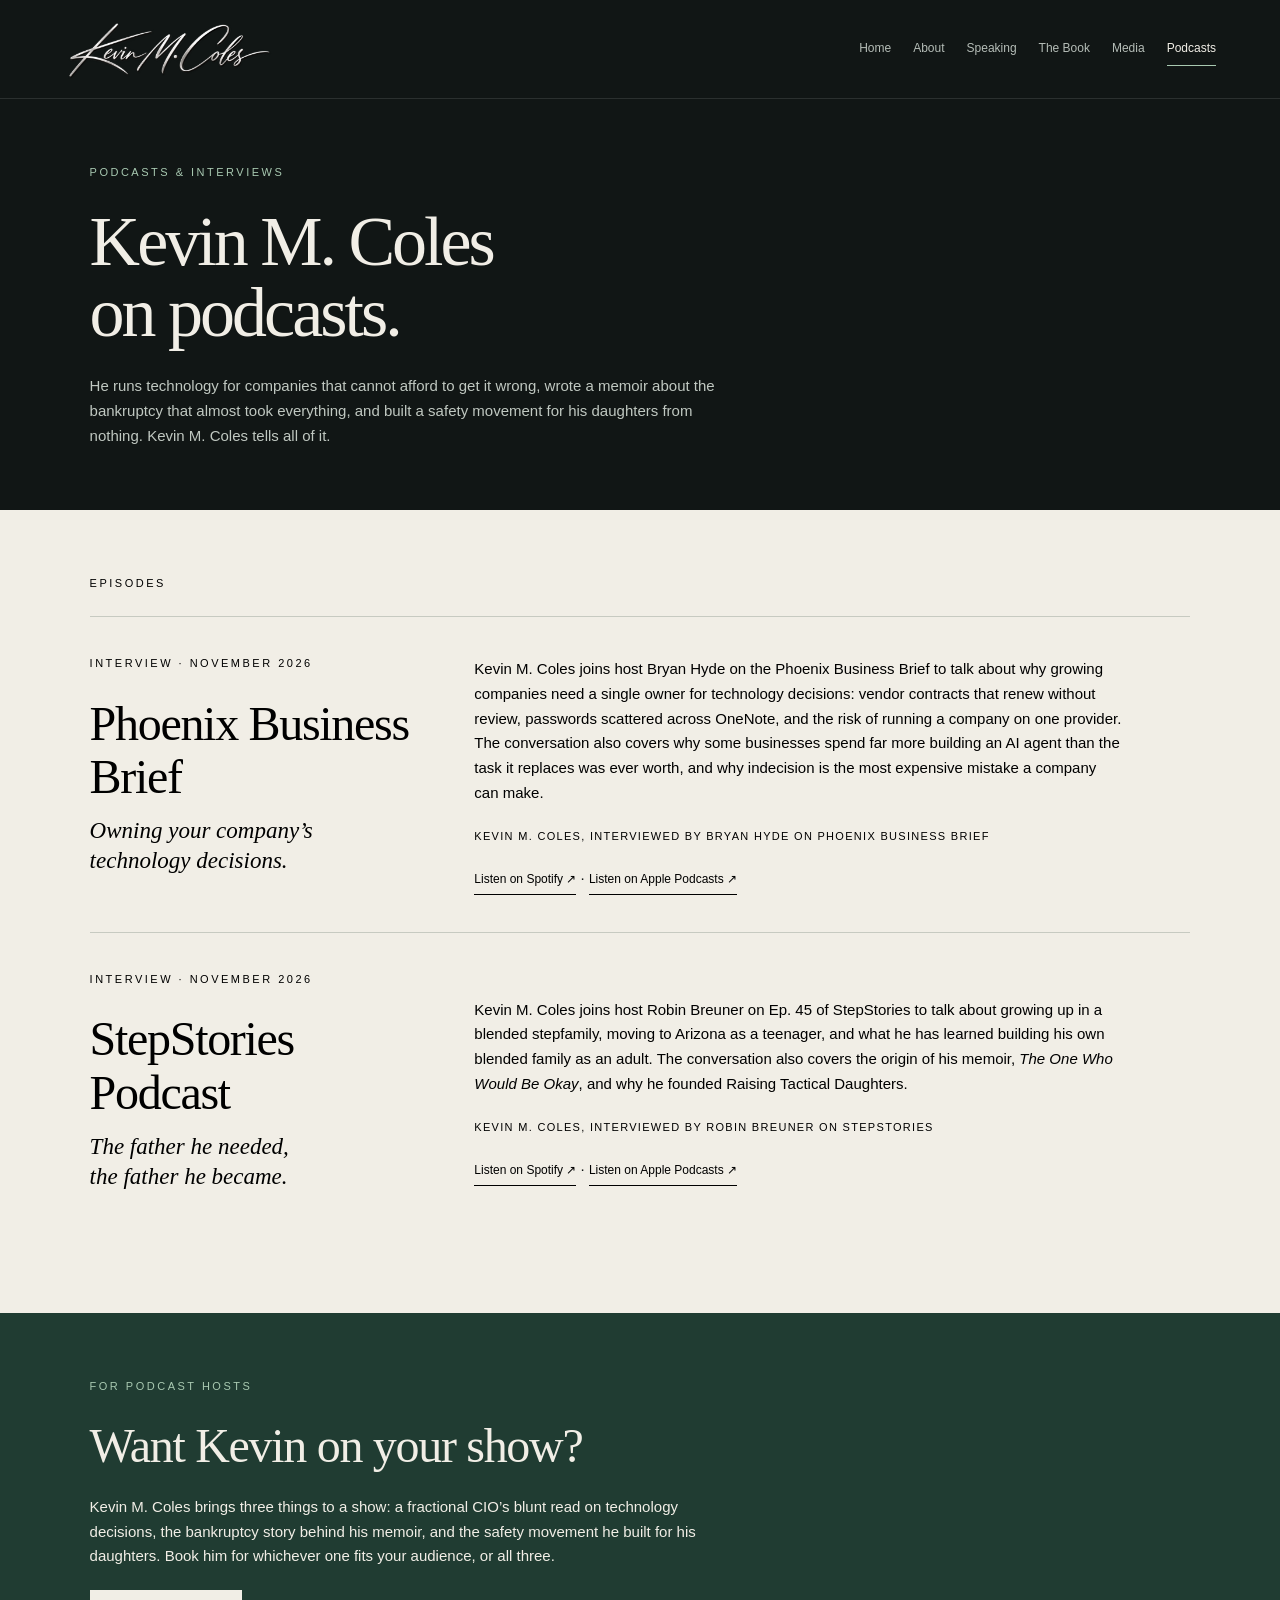
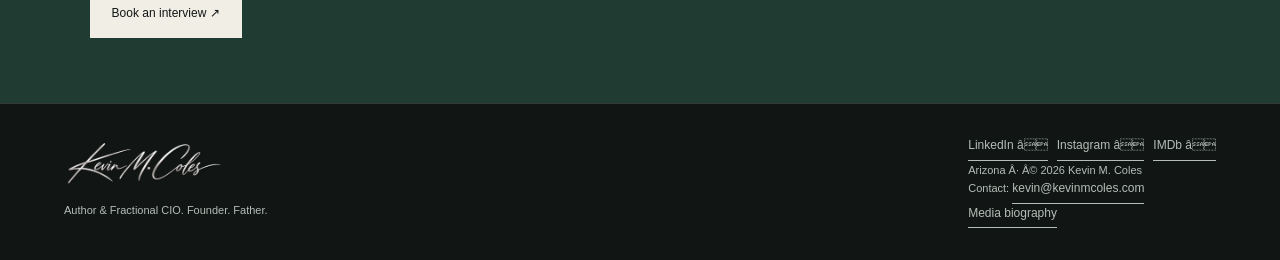
<file: podcasts/index.html>
<!doctype html><html lang="en"><head><meta charset="utf-8"><meta name="viewport" content="width=device-width, initial-scale=1"><title>Kevin M. Coles | Podcasts</title><meta name="description" content="Podcast interviews and appearances by Kevin M. Coles, fractional CIO, founder of Coles Technical Group and Raising Tactical Daughters."><link rel="canonical" href="https://kevinmcoles.com/podcasts/"><meta name="robots" content="index,follow,max-image-preview:large"><meta name="theme-color" content="#111615"><meta property="og:type" content="website"><meta property="og:site_name" content="Kevin M. Coles"><meta property="og:title" content="Kevin M. Coles | Podcasts"><meta property="og:description" content="Podcast interviews and appearances by Kevin M. Coles, fractional CIO, founder of Coles Technical Group and Raising Tactical Daughters."><meta property="og:url" content="https://kevinmcoles.com/media/"><meta property="og:image" content="https://kevinmcoles.com/images/kevin-portrait.jpg"><meta property="og:image:alt" content="Kevin M. Coles"><meta name="twitter:card" content="summary_large_image"><meta name="twitter:title" content="Kevin M. Coles | Podcasts"><meta name="twitter:description" content="Podcast interviews and appearances by Kevin M. Coles, fractional CIO, founder of Coles Technical Group and Raising Tactical Daughters."><meta name="twitter:image" content="https://kevinmcoles.com/images/kevin-portrait.jpg"><link rel="icon" href="/favicon.ico?v=kmc1" sizes="16x16 32x32 48x48"><link rel="icon" href="/favicon-32.png?v=kmc1" type="image/png" sizes="32x32"><link rel="icon" href="/favicon.svg?v=kmc1" type="image/svg+xml" sizes="any"><link rel="apple-touch-icon" href="/apple-touch-icon.png?v=kmc1" sizes="180x180"><link rel="stylesheet" href="/assets/site.css?v=20261025-strip1"><script type="application/ld+json">{"@context": "https://schema.org", "@graph": [{"@type": "Person", "@id": "https://kevinmcoles.com/#person", "name": "Kevin M. Coles", "givenName": "Kevin", "additionalName": "M.", "familyName": "Coles", "url": "https://kevinmcoles.com/", "image": "https://kevinmcoles.com/images/kevin-portrait.jpg", "description": "Kevin M. Coles is an author and fractional CIO. He founded Coles Technical Group and Raising Tactical Daughters. Not to be confused with the Oregon-based labor attorney of the same name.", "jobTitle": "Author & Fractional CIO", "worksFor": {"@id": "https://colestechnicalgroup.com/#organization"}, "knowsAbout": ["Technology governance", "Enterprise mobility", "Technology leadership", "Fatherhood", "Situational awareness"], "sameAs": ["https://www.linkedin.com/in/kevinmcoles/", "https://www.instagram.com/kevinmcolesofficial/", "https://github.com/KevinMColes", "https://substack.com/@kevinmcoles", "https://medium.com/@KevinMColes", "https://www.amazon.com/stores/author/B0HPX8QGJS", "https://www.goodreads.com/author/show/73347207.Kevin_M_Coles", "https://www.bookbub.com/authors/kevin-m-coles", "https://www.wikidata.org/wiki/Q141620787", "https://www.imdb.com/name/nm19090808/", "https://www.facebook.com/KevinMColesOfficial/", "https://about.me/kevinmcoles", "https://allauthor.com/profile/kevinmcoles/", "https://gravatar.com/kawaiifortunately12cfa35b08", "https://speakerhub.com/speaker/kevin-coles", "https://phoenixbusinessbrief.com/guests/kevin-m-coles"], "subjectOf": ["https://shows.acast.com/step-stories-podcast-thriving-and-surviving-life-in-blended/episodes/ep-45-kevin-coles", "https://open.spotify.com/episode/154emAimWp7X7W0jd6kQG9", "https://podcasts.apple.com/us/podcast/ep-45-kevin-m-coles-the-father-he-needed-the-father-he-became/id1846685487?i=1000801395231", "https://canvasrebel.com/meet-kevin-coles/", "https://music.amazon.com/podcasts/e20b67a9-d5dd-4652-803c-814bcf57206b/episodes/2f3d8991-7104-4e42-978c-37baae8542cb/she%27s-so-right-show-raising-tactical-daughters-with-special-guest-kevin-coles", "https://www.itbrew.com/stories/how-to-lead-an-it-team-you-didnt-build", "https://voyagephoenix.com/interview/community-highlights-meet-kevin-m-coles-of-coles-technical-group", "https://phoenixbusinessbrief.com/episodes/fractional-cio-phoenix-kevin-m-coles-technology-decisions", "https://podcasts.apple.com/us/podcast/the-strategic-shift-why-growing-companies-are-turning/id1869948916?i=1000803929974", "https://open.spotify.com/episode/4AYhHO02KJzhZVpLeCGxqM", "https://phxreporter.com/phoenix-fractional-cio-ai-agents-can-cost-more-than-the-task", "https://phoenixbusinessbrief.com/news/phoenix-fractional-cio-cost-coles-technical-group-kevin-m-coles", "https://phoenixbusinessbrief.com/news/phoenix-small-business-microsoft-outage-backup-kevin-m-coles", "https://authoritymag.co/articles/kevin-m-coles-of-coles-technical-group-how-shifting-from-recovering-from-mistakes-to", "https://medium.com/authority-magazine/kevin-m-coles-of-coles-technical-group-on-how-to-grow-your-business-or-brand-by-writing-a-book-e2e3def9738b"]}, {"@type": "Organization", "@id": "https://colestechnicalgroup.com/#organization", "name": "Coles Technical Group", "url": "https://colestechnicalgroup.com/", "founder": {"@id": "https://kevinmcoles.com/#person"}}, {"@type": "Organization", "@id": "https://raisingtacticaldaughters.com/#organization", "name": "Raising Tactical Daughters", "legalName": "Kevin M. Coles LLC", "url": "https://raisingtacticaldaughters.com/", "founder": {"@id": "https://kevinmcoles.com/#person"}, "description": "A situational-awareness and safety initiative for girls and women, founded by Kevin M. Coles in Peoria, Arizona in 2019. Operated today as a DBA of Kevin M. Coles LLC.", "foundingDate": "2019", "sameAs": "https://www.wikidata.org/wiki/Q141694144"}, {"@type": "WebSite", "@id": "https://kevinmcoles.com/#website", "url": "https://kevinmcoles.com/", "name": "Kevin M. Coles", "publisher": {"@id": "https://kevinmcoles.com/#person"}}, {"@type": "WebPage", "@id": "https://kevinmcoles.com/podcasts/#webpage", "url": "https://kevinmcoles.com/media/", "name": "Kevin M. Coles | Podcasts", "description": "Podcast interviews and appearances by Kevin M. Coles, fractional CIO, founder of Coles Technical Group and Raising Tactical Daughters.", "isPartOf": {"@id": "https://kevinmcoles.com/#website"}, "mainEntity": {"@id": "https://kevinmcoles.com/#person"}, "about": {"@id": "https://kevinmcoles.com/#person"}}]}</script></head><body><div id="kmc-site"><a class="skip-link" href="#main-content">Skip to content</a><header class="nav"><a class="brand" href="/" aria-label="Kevin M. Coles | Home"><img src="/images/kevin-m-coles-signature.webp" alt="Kevin M. Coles" width="720" height="240" decoding="async"></a><nav class="links" aria-label="Main navigation"><a href="/">Home</a><a href="/about/">About</a><a href="/speaking/">Speaking</a><a href="/book/">The Book</a><a href="/media/">Media</a><a href="/podcasts/" aria-current="page">Podcasts</a></nav></header><main id="main-content"><div class="page" data-view="podcasts"><div class="pagehead"><div class="eyebrow">Podcasts &amp; interviews</div><h1>Kevin M. Coles<br>on podcasts.</h1><p class="muted">He runs technology for companies that cannot afford to get it wrong, wrote a memoir about the bankruptcy that almost took everything, and built a safety movement for his daughters from nothing. Kevin M. Coles tells all of it.</p></div><section class="block light"><div class="eyebrow">Episodes</div><article class="press-feature"><div><div class="eyebrow">Interview &middot; November 2026</div><h2>Phoenix Business Brief</h2><p class="press-topic">Owning your company&rsquo;s<br>technology decisions.</p></div><div><p>Kevin M. Coles joins host Bryan Hyde on the Phoenix Business Brief to talk about why growing companies need a single owner for technology decisions: vendor contracts that renew without review, passwords scattered across OneNote, and the risk of running a company on one provider. The conversation also covers why some businesses spend far more building an AI agent than the task it replaces was ever worth, and why indecision is the most expensive mistake a company can make.</p><p class="quote-credit">Kevin M. Coles, interviewed by Bryan Hyde on Phoenix Business Brief</p><a class="text-link" href="https://open.spotify.com/episode/4AYhHO02KJzhZVpLeCGxqM" target="_blank" rel="noopener">Listen on Spotify &#8599;</a> <span class="sep">&middot;</span> <a class="text-link" href="https://podcasts.apple.com/us/podcast/the-strategic-shift-why-growing-companies-are-turning/id1869948916?i=1000803929974" target="_blank" rel="noopener">Listen on Apple Podcasts &#8599;</a></div></article><article class="press-feature"><div><div class="eyebrow">Interview &middot; November 2026</div><h2>StepStories Podcast</h2><p class="press-topic">The father he needed,<br>the father he became.</p></div><div><p>Kevin M. Coles joins host Robin Breuner on Ep. 45 of StepStories to talk about growing up in a blended stepfamily, moving to Arizona as a teenager, and what he has learned building his own blended family as an adult. The conversation also covers the origin of his memoir, <em>The One Who Would Be Okay</em>, and why he founded Raising Tactical Daughters.</p><p class="quote-credit">Kevin M. Coles, interviewed by Robin Breuner on StepStories</p><a class="text-link" href="https://open.spotify.com/episode/154emAimWp7X7W0jd6kQG9" target="_blank" rel="noopener">Listen on Spotify &#8599;</a> <span class="sep">&middot;</span> <a class="text-link" href="https://podcasts.apple.com/us/podcast/ep-45-kevin-m-coles-the-father-he-needed-the-father-he-became/id1846685487?i=1000801395231" target="_blank" rel="noopener">Listen on Apple Podcasts &#8599;</a></div></article></section><section class="block green"><div class="eyebrow">For podcast hosts</div><h2>Want Kevin on your show?</h2><p>Kevin M. Coles brings three things to a show: a fractional CIO’s blunt read on technology decisions, the bankruptcy story behind his memoir, and the safety movement he built for his daughters. Book him for whichever one fits your audience, or all three.</p><a class="action" href="https://calendly.com/kevinmcoles/speaking">Book an interview &#8599;</a></section></div></main><footer><div class="footer-identity"><a class="footer-signature" href="/" aria-label="Kevin M. Coles | Home"><img src="/images/kevin-m-coles-signature.webp" alt="Kevin M. Coles" width="720" height="240" decoding="async"></a><span>Author & Fractional CIO. Founder. Father.</span></div><div><a class="text-link" href="https://www.linkedin.com/in/kevinmcoles/" target="_blank" rel="noopener">LinkedIn â</a> &nbsp; <a class="text-link" href="https://www.instagram.com/kevinmcolesofficial/" target="_blank" rel="noopener">Instagram â</a> &nbsp; <a class="text-link" href="https://www.imdb.com/name/nm19090808/" target="_blank" rel="noopener">IMDb â</a><br>Arizona Â· Â© 2026 Kevin M. Coles<br>Contact: <a class="text-link" href="mailto:kevin@kevinmcoles.com">kevin@kevinmcoles.com</a><br><a class="text-link" href="/media/#press-bio">Media biography</a></div></footer></div></body></html>
</file>
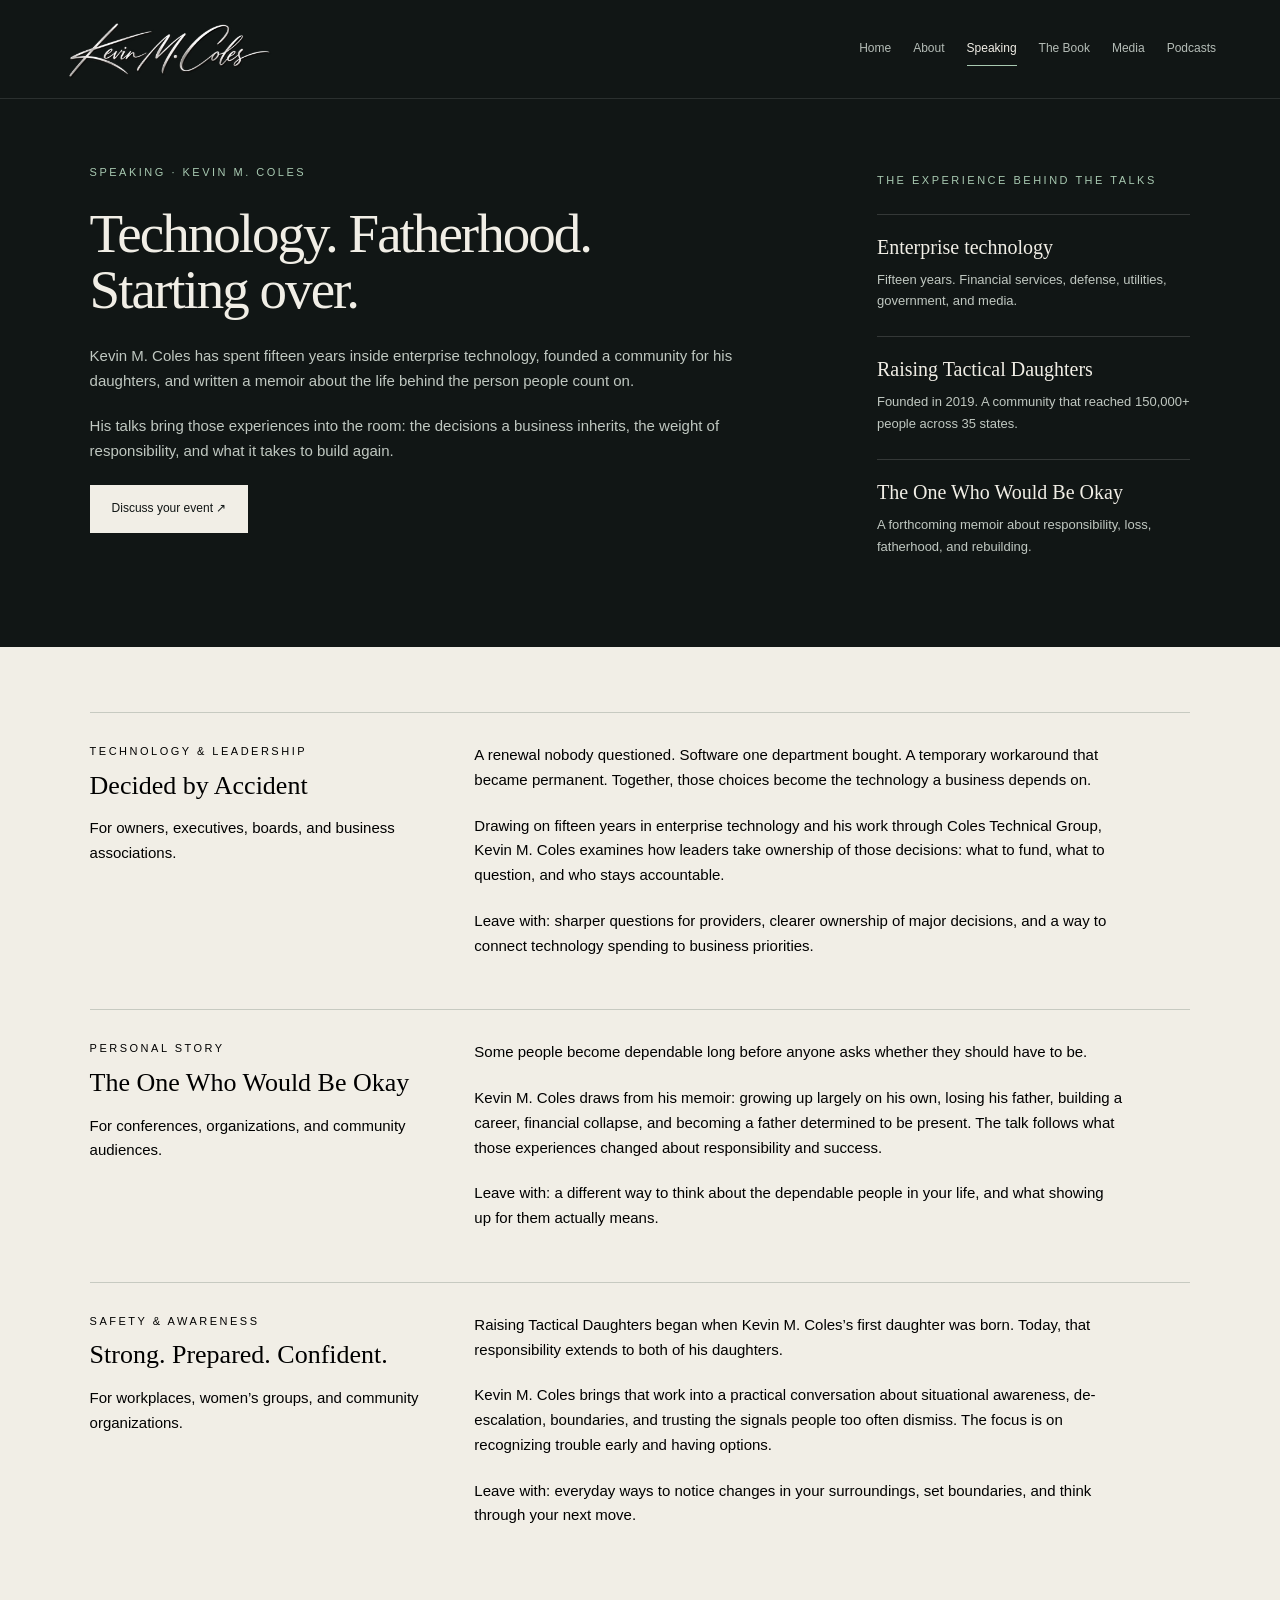
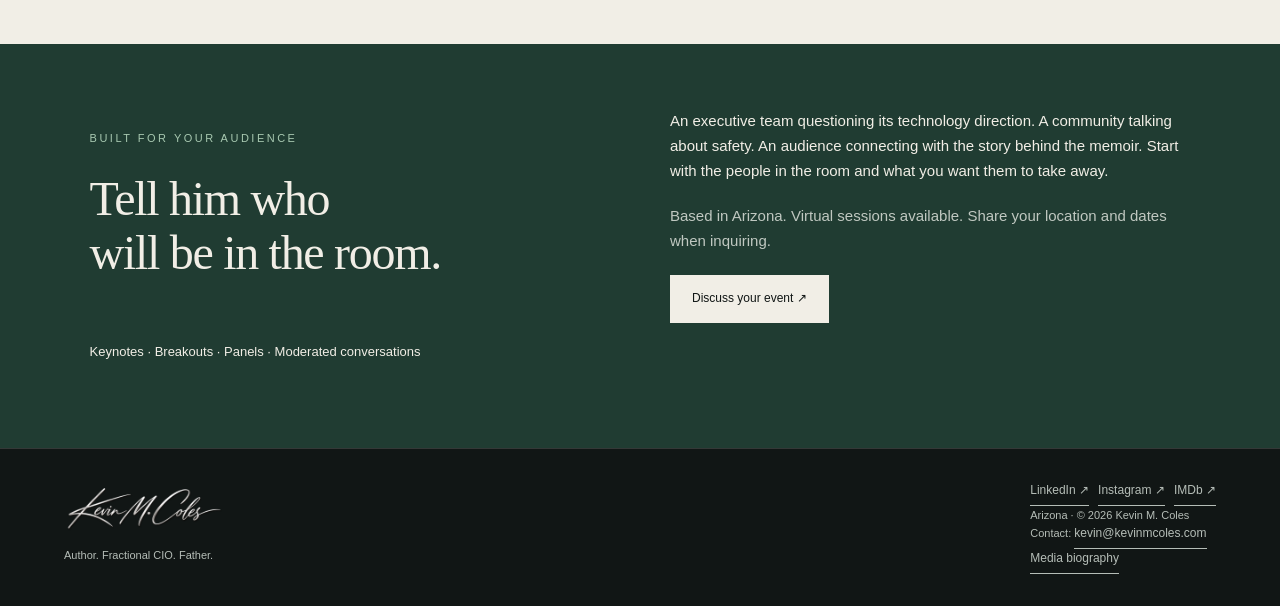
<file: speaking/index.html>
<!doctype html>
<html lang="en"><head><meta charset="utf-8"><meta name="viewport" content="width=device-width, initial-scale=1"><title>Kevin M. Coles | Keynote Speaking &amp; Event Inquiries</title>
<meta name="description" content="Explore talks by Kevin M. Coles on technology leadership, responsibility, rebuilding, and practical safety awareness. Discuss your audience and event."><link rel="canonical" href="https://kevinmcoles.com/speaking/"><meta name="robots" content="index,follow,max-image-preview:large"><meta name="theme-color" content="#111615">
<meta property="og:type" content="website"><meta property="og:site_name" content="Kevin M. Coles"><meta property="og:title" content="Kevin M. Coles | Keynote Speaking &amp; Event Inquiries"><meta property="og:description" content="Explore talks by Kevin M. Coles on technology leadership, responsibility, rebuilding, and practical safety awareness. Discuss your audience and event."><meta property="og:url" content="https://kevinmcoles.com/speaking/"><meta property="og:image" content="https://kevinmcoles.com/images/kevin-portrait.jpg"><meta property="og:image:alt" content="Kevin M. Coles">
<meta name="twitter:card" content="summary_large_image"><meta name="twitter:title" content="Kevin M. Coles | Keynote Speaking &amp; Event Inquiries"><meta name="twitter:description" content="Explore talks by Kevin M. Coles on technology leadership, responsibility, rebuilding, and practical safety awareness. Discuss your audience and event."><meta name="twitter:image" content="https://kevinmcoles.com/images/kevin-portrait.jpg">
<link rel="icon" href="/favicon.ico?v=kmc1" sizes="16x16 32x32 48x48"><link rel="icon" href="/favicon-32.png?v=kmc1" type="image/png" sizes="32x32"><link rel="icon" href="/favicon.svg?v=kmc1" type="image/svg+xml" sizes="any"><link rel="apple-touch-icon" href="/apple-touch-icon.png?v=kmc1" sizes="180x180"><link rel="stylesheet" href="/assets/site.css?v=20261025-strip1">
<script type="application/ld+json">{"@context": "https://schema.org", "@graph": [{"@type": "Person", "@id": "https://kevinmcoles.com/#person", "name": "Kevin M. Coles", "givenName": "Kevin", "additionalName": "M.", "familyName": "Coles", "url": "https://kevinmcoles.com/", "image": "https://kevinmcoles.com/images/kevin-portrait.jpg", "description": "Kevin M. Coles is an author and fractional CIO. He founded Coles Technical Group and Raising Tactical Daughters. Not to be confused with the Oregon-based labor attorney of the same name.", "jobTitle": "Author & Fractional CIO", "worksFor": {"@id": "https://colestechnicalgroup.com/#organization"}, "knowsAbout": ["Technology governance", "Enterprise mobility", "Technology leadership", "Fatherhood", "Situational awareness"], "sameAs": ["https://www.linkedin.com/in/kevinmcoles/", "https://www.instagram.com/kevinmcolesofficial/", "https://github.com/KevinMColes", "https://substack.com/@kevinmcoles", "https://medium.com/@KevinMColes", "https://www.amazon.com/stores/author/B0HPX8QGJS", "https://www.goodreads.com/author/show/73347207.Kevin_M_Coles", "https://www.bookbub.com/authors/kevin-m-coles", "https://www.wikidata.org/wiki/Q141620787", "https://www.imdb.com/name/nm19090808/", "https://www.facebook.com/KevinMColesOfficial/", "https://about.me/kevinmcoles", "https://allauthor.com/profile/kevinmcoles/", "https://gravatar.com/kawaiifortunately12cfa35b08", "https://speakerhub.com/speaker/kevin-coles", "https://phoenixbusinessbrief.com/guests/kevin-m-coles"], "subjectOf": ["https://shows.acast.com/step-stories-podcast-thriving-and-surviving-life-in-blended/episodes/ep-45-kevin-coles", "https://open.spotify.com/episode/154emAimWp7X7W0jd6kQG9", "https://podcasts.apple.com/us/podcast/ep-45-kevin-m-coles-the-father-he-needed-the-father-he-became/id1846685487?i=1000801395231", "https://canvasrebel.com/meet-kevin-coles/", "https://music.amazon.com/podcasts/e20b67a9-d5dd-4652-803c-814bcf57206b/episodes/2f3d8991-7104-4e42-978c-37baae8542cb/she%27s-so-right-show-raising-tactical-daughters-with-special-guest-kevin-coles", "https://www.itbrew.com/stories/how-to-lead-an-it-team-you-didnt-build", "https://voyagephoenix.com/interview/community-highlights-meet-kevin-m-coles-of-coles-technical-group", "https://phoenixbusinessbrief.com/episodes/fractional-cio-phoenix-kevin-m-coles-technology-decisions", "https://podcasts.apple.com/us/podcast/the-strategic-shift-why-growing-companies-are-turning/id1869948916?i=1000803929974", "https://open.spotify.com/episode/4AYhHO02KJzhZVpLeCGxqM", "https://phxreporter.com/phoenix-fractional-cio-ai-agents-can-cost-more-than-the-task", "https://phoenixbusinessbrief.com/news/phoenix-fractional-cio-cost-coles-technical-group-kevin-m-coles", "https://phoenixbusinessbrief.com/news/phoenix-small-business-microsoft-outage-backup-kevin-m-coles", "https://authoritymag.co/articles/kevin-m-coles-of-coles-technical-group-how-shifting-from-recovering-from-mistakes-to", "https://medium.com/authority-magazine/kevin-m-coles-of-coles-technical-group-on-how-to-grow-your-business-or-brand-by-writing-a-book-e2e3def9738b"]}, {"@type": "Organization", "@id": "https://colestechnicalgroup.com/#organization", "name": "Coles Technical Group", "url": "https://colestechnicalgroup.com/", "founder": {"@id": "https://kevinmcoles.com/#person"}}, {"@type": "Organization", "@id": "https://raisingtacticaldaughters.com/#organization", "name": "Raising Tactical Daughters", "legalName": "Kevin M. Coles LLC", "url": "https://raisingtacticaldaughters.com/", "founder": {"@id": "https://kevinmcoles.com/#person"}, "description": "A situational-awareness and safety initiative for girls and women, founded by Kevin M. Coles in Peoria, Arizona in 2019. Operated today as a DBA of Kevin M. Coles LLC.", "foundingDate": "2019", "sameAs": "https://www.wikidata.org/wiki/Q141694144"}, {"@type": "WebSite", "@id": "https://kevinmcoles.com/#website", "url": "https://kevinmcoles.com/", "name": "Kevin M. Coles", "publisher": {"@id": "https://kevinmcoles.com/#person"}}, {"@type": "WebPage", "@id": "https://kevinmcoles.com/speaking/#webpage", "url": "https://kevinmcoles.com/speaking/", "name": "Kevin M. Coles | Keynote Speaking & Event Inquiries", "description": "Explore talks by Kevin M. Coles on technology leadership, responsibility, rebuilding, and practical safety awareness. Discuss your audience and event.", "isPartOf": {"@id": "https://kevinmcoles.com/#website"}, "mainEntity": {"@id": "https://kevinmcoles.com/#person"}, "about": {"@id": "https://kevinmcoles.com/#person"}}]}</script>
</head><body><div id="kmc-site"><a class="skip-link" href="#main-content">Skip to content</a><header class="nav"><a class="brand" href="/" aria-label="Kevin M. Coles | Home"><img src="/images/kevin-m-coles-signature.webp" alt="Kevin M. Coles" width="720" height="240" decoding="async"></a><nav class="links" aria-label="Main navigation"><a href="/">Home</a><a href="/about/">About</a><a href="/speaking/" aria-current="page">Speaking</a><a href="/book/">The Book</a><a href="/media/">Media</a><a href="/podcasts/">Podcasts</a></nav></header><main id="main-content"><div class="page" data-view="speaking"><div class="pagehead speaking-opening"><div><div class="eyebrow">Speaking · Kevin M. Coles</div><h1>Technology. Fatherhood.<br>Starting over.</h1><p class="muted">Kevin M. Coles has spent fifteen years inside enterprise technology, founded a community for his daughters, and written a memoir about the life behind the person people count on.</p><p class="muted">His talks bring those experiences into the room: the decisions a business inherits, the weight of responsibility, and what it takes to build again.</p><a class="action" href="https://calendly.com/kevinmcoles/speaking">Discuss your event ↗</a></div><aside class="speaking-context" aria-label="Experience behind the talks"><div class="eyebrow">The experience behind the talks</div><div class="context-line"><span>Enterprise technology</span><p>Fifteen years. Financial services, defense, utilities, government, and media.</p></div><div class="context-line"><span>Raising Tactical Daughters</span><p>Founded in 2019. A community that reached 150,000+ people across 35 states.</p></div><div class="context-line"><span>The One Who Would Be Okay</span><p>A forthcoming memoir about responsibility, loss, fatherhood, and rebuilding.</p></div></aside></div><section class="block light"><div class="row"><div><div class="eyebrow">Technology & leadership</div><h3 id="decided-by-accident">Decided by Accident</h3><p class="muted">For owners, executives, boards, and business associations.</p></div><div><p>A renewal nobody questioned. Software one department bought. A temporary workaround that became permanent. Together, those choices become the technology a business depends on.</p><p>Drawing on fifteen years in enterprise technology and his work through Coles Technical Group, Kevin M. Coles examines how leaders take ownership of those decisions: what to fund, what to question, and who stays accountable.</p><p class="muted">Leave with: sharper questions for providers, clearer ownership of major decisions, and a way to connect technology spending to business priorities.</p></div></div><div class="row"><div><div class="eyebrow">Personal story</div><h3 id="the-one-who-would-be-okay">The One Who Would Be Okay</h3><p class="muted">For conferences, organizations, and community audiences.</p></div><div><p>Some people become dependable long before anyone asks whether they should have to be.</p><p>Kevin M. Coles draws from his memoir: growing up largely on his own, losing his father, building a career, financial collapse, and becoming a father determined to be present. The talk follows what those experiences changed about responsibility and success.</p><p class="muted">Leave with: a different way to think about the dependable people in your life, and what showing up for them actually means.</p></div></div><div class="row"><div><div class="eyebrow">Safety & awareness</div><h3 id="strong-prepared-confident">Strong. Prepared. Confident.</h3><p class="muted">For workplaces, women’s groups, and community organizations.</p></div><div><p>Raising Tactical Daughters began when Kevin M. Coles’s first daughter was born. Today, that responsibility extends to both of his daughters.</p><p>Kevin M. Coles brings that work into a practical conversation about situational awareness, de-escalation, boundaries, and trusting the signals people too often dismiss. The focus is on recognizing trouble early and having options.</p><p class="muted">Leave with: everyday ways to notice changes in your surroundings, set boundaries, and think through your next move.</p></div></div></section><section class="block green"><div class="split"><div><div class="eyebrow">Built for your audience</div><h2>Tell him who<br>will be in the room.</h2></div><div><p>An executive team questioning its technology direction. A community talking about safety. An audience connecting with the story behind the memoir. Start with the people in the room and what you want them to take away.</p><p class="muted">Based in Arizona. Virtual sessions available. Share your location and dates when inquiring.</p><a class="action" href="https://calendly.com/kevinmcoles/speaking">Discuss your event ↗</a></div></div><p class="inquiry-note">Keynotes · Breakouts · Panels · Moderated conversations</p></section></div></main><footer><div class="footer-identity"><a class="footer-signature" href="/" aria-label="Kevin M. Coles | Home"><img src="/images/kevin-m-coles-signature.webp" alt="Kevin M. Coles" width="720" height="240" decoding="async"></a><span>Author. Fractional CIO. Father.</span></div><div><a class="text-link" href="https://www.linkedin.com/in/kevinmcoles/" target="_blank" rel="noopener">LinkedIn ↗</a> &nbsp; <a class="text-link" href="https://www.instagram.com/kevinmcolesofficial/" target="_blank" rel="noopener">Instagram ↗</a> &nbsp; <a class="text-link" href="https://www.imdb.com/name/nm19090808/" target="_blank" rel="noopener">IMDb ↗</a><br>Arizona · © 2026 Kevin M. Coles<br>Contact: <a class="text-link" href="mailto:kevin@kevinmcoles.com">kevin@kevinmcoles.com</a><br><a class="text-link" href="/media/#press-bio">Media biography</a></div></footer></div></body></html>
</file>
<file: assets/site.css>
#kmc-site{--ink:#111615;--paper:#f1eee6;--fog:#b5bdb7;--green:#a8c9b1;--pine:#203c32;background:var(--ink);color:var(--paper);font:15px/1.65 Arial,sans-serif}#kmc-site *{box-sizing:border-box}#kmc-site button,#kmc-site a{font:inherit}#kmc-site button{cursor:pointer}#kmc-site .nav{display:flex;align-items:center;justify-content:space-between;gap:22px;padding:25px 5%;border-bottom:1px solid #ffffff1c;flex-wrap:wrap}#kmc-site .brand{font:italic 27px Georgia,serif;letter-spacing:-1px;background:none;color:var(--paper);border:0;padding:0}#kmc-site .links{display:flex;gap:22px;flex-wrap:wrap}#kmc-site .links button{border:0;color:var(--fog);background:none;padding:7px 0;font-size:12px}#kmc-site .links button[aria-current=page]{color:var(--paper);border-bottom:1px solid var(--green)}#kmc-site .page[hidden]{display:none}#kmc-site .hero{display:grid;grid-template-columns:1.05fr 1fr;min-height:560px}#kmc-site .hero-copy{padding:65px 10% 65px 10%;display:flex;flex-direction:column;justify-content:center}#kmc-site .eyebrow{font:11px/1.5 Arial,sans-serif;letter-spacing:2.5px;text-transform:uppercase;color:var(--green);margin-bottom:25px}#kmc-site h1{font:500 clamp(48px,7vw,83px)/1.02 Georgia,serif;letter-spacing:-3px;margin:0 0 26px}#kmc-site h2{font:500 clamp(32px,4vw,48px)/1.12 Georgia,serif;letter-spacing:-1.3px;margin:0 0 22px}#kmc-site h3{font:500 26px/1.22 Georgia,serif;margin:0 0 15px}#kmc-site p{margin:0 0 21px;max-width:650px}#kmc-site .muted{color:var(--fog)}#kmc-site .photo{position:relative;overflow:hidden;background:#202824}#kmc-site .photo img{width:100%;height:100%;object-fit:cover;position:absolute;object-position:center 18%}#kmc-site .caption{position:absolute;bottom:20px;left:25px;right:25px;color:#fff;font-size:10px;letter-spacing:2px;text-transform:uppercase;text-shadow:0 1px 8px #000}#kmc-site .actions{display:flex;gap:12px;flex-wrap:wrap;margin-top:15px}#kmc-site .action{padding:13px 21px;background:var(--paper);color:var(--ink);border:1px solid var(--paper);text-decoration:none;font-size:12px;display:inline-block}#kmc-site .action.outline{background:transparent;color:inherit;border-color:#87948a}#kmc-site .strip{padding:23px 5%;display:flex;gap:20px;justify-content:space-between;align-items:center;flex-wrap:wrap;background:linear-gradient(90deg,#111615 0%,#1b3327 18%,#2a4d3a 50%,#1b3327 82%,#111615 100%);border-top:1px solid #a8c9b126;border-bottom:1px solid #a8c9b126}#kmc-site .strip span{font-size:11px;color:var(--green);letter-spacing:2px;text-transform:uppercase}#kmc-site .strip strong{font:500 17px Georgia,serif;cursor:default}#kmc-site section.block{padding:65px 7%}#kmc-site .light{background:var(--paper);color:var(--ink)}#kmc-site .light .eyebrow{color:#41664e}#kmc-site .light .muted{color:#58635d}#kmc-site .split{display:grid;grid-template-columns:1fr 1fr;gap:60px;align-items:center}#kmc-site .three{display:grid;grid-template-columns:repeat(3,1fr);gap:28px}#kmc-site .item{border-top:1px solid #87948a66;padding-top:24px}#kmc-site .item p{font-size:14px}#kmc-site .text-link{border:0;border-bottom:1px solid currentColor;padding:0 0 4px;background:none;color:inherit;text-decoration:none;font-size:12px}#kmc-site .book{background:#243c31;color:#eee8dc;aspect-ratio:0.69;max-width:245px;width:85%;margin:10px auto;padding:28px 22px;display:flex;flex-direction:column;justify-content:space-between;box-shadow:10px 14px 0 #11161520;border-left:7px solid #152b21;transform:rotate(-5deg)}#kmc-site .book-title{font:500 37px/1.04 Georgia,serif;letter-spacing:-1px}#kmc-site .book small{font-size:9px;letter-spacing:2px}#kmc-site .book-author{font:14px Georgia,serif}#kmc-site .book-note{text-align:center;font-size:10px;color:#626d65;margin-top:30px}#kmc-site .green{background:var(--pine)}#kmc-site .row{display:grid;grid-template-columns:0.65fr 1.35fr;gap:40px;padding:30px 0;border-top:1px solid #87948a66}#kmc-site .row .eyebrow{margin-bottom:10px}#kmc-site .pagehead{padding:65px 7% 40px;max-width:850px}#kmc-site .pagehead h1{font-size:clamp(45px,7vw,70px)}#kmc-site footer{padding:32px 5%;border-top:1px solid #ffffff25;display:flex;justify-content:space-between;gap:20px;flex-wrap:wrap;font-size:11px;color:var(--fog)}#kmc-site .end{padding:55px 7%;display:flex;justify-content:space-between;align-items:center;gap:25px;flex-wrap:wrap}#kmc-site .end h2{margin:0}#kmc-site .inquiry{padding:26px;background:#ffffff0a;margin-top:25px}#kmc-site .inquiry[hidden]{display:none}#kmc-site .inquiry p{font-size:13px}#kmc-site .form-grid{display:grid;grid-template-columns:1fr 1fr;gap:12px}#kmc-site label{font-size:12px;display:block}#kmc-site input,#kmc-site textarea,#kmc-site select{width:100%;background:var(--ink);color:var(--paper);border:1px solid #87948a;padding:12px;font:14px Arial,sans-serif;margin:7px 0 12px}#kmc-site textarea{min-height:85px}#kmc-site .note{font-size:11px;color:var(--fog)}#kmc-site .stats{display:flex;gap:45px;flex-wrap:wrap;margin-top:30px}#kmc-site .stats b{display:block;font:500 35px Georgia,serif}#kmc-site .stats span{font-size:11px}#kmc-site .wide-copy{max-width:700px}#kmc-site .design{font-size:11px;background:#1b2420;padding:12px 5%;color:var(--fog)}@media(max-width:650px){#kmc-site .hero{grid-template-columns:1fr}#kmc-site .hero-copy{padding:45px 7%}#kmc-site .photo{min-height:390px;grid-row:2}#kmc-site .split,#kmc-site .three,#kmc-site .row{grid-template-columns:1fr;gap:25px}#kmc-site .nav{gap:12px}#kmc-site .links{gap:17px}#kmc-site .form-grid{grid-template-columns:1fr}#kmc-site section.block{padding:45px 7%}#kmc-site .hero h1{font-size:64px}}

#kmc-site .light h1,#kmc-site .light h2,#kmc-site .light h3,#kmc-site .light p,#kmc-site .light p em,#kmc-site .light .muted,#kmc-site .light .eyebrow,#kmc-site .light .text-link,#kmc-site .light .action.outline,#kmc-site .light .book-note{color:#000!important;-webkit-text-fill-color:#000!important}
#kmc-site .book,#kmc-site .book small,#kmc-site .book-title,#kmc-site .book-author{color:#f1eee6!important;-webkit-text-fill-color:#f1eee6!important}
#kmc-site [data-view="home"] .hero{display:block;position:relative;isolation:isolate;min-height:640px;overflow:hidden;background:#111615}
#kmc-site [data-view="home"] .hero>.photo{position:absolute;inset:0 0 0 38%;z-index:-2;min-height:0;background:#111615}
#kmc-site [data-view="home"] .hero>.photo img{object-fit:cover;object-position:55% 17%;height:100%;width:100%}
#kmc-site [data-view="home"] .hero:after{content:"";position:absolute;inset:0;z-index:-1;pointer-events:none;background:linear-gradient(90deg,#111615 0%,#111615 32%,rgba(17,22,21,.97) 39%,rgba(17,22,21,.7) 47%,rgba(17,22,21,.15) 61%,transparent 75%),linear-gradient(0deg,rgba(17,22,21,.55),transparent 25%)}
#kmc-site [data-view="home"] .hero-copy{position:relative;width:60%;padding:90px 0 90px 7%;min-height:640px;justify-content:center}
#kmc-site [data-view="home"] .hero h1{font-size:clamp(62px,8.7vw,105px);letter-spacing:-4px;max-width:100%;text-shadow:0 3px 24px #11161555}
#kmc-site [data-view="home"] .hero-copy p{max-width:345px;color:#d1d6d0}
#kmc-site [data-view="home"] .hero-copy .actions{max-width:450px}
#kmc-site [data-view="home"] .hero .caption{display:none}
#kmc-site [data-view="about"] .about-intro{grid-template-columns:.95fr 1.15fr;gap:50px;align-items:center}
#kmc-site [data-view="about"] .about-photo{background:#17201e;min-height:450px;aspect-ratio:1.1;overflow:hidden;position:relative;margin:0}
#kmc-site [data-view="about"] .about-photo img{width:100%;height:100%;position:absolute;inset:0;object-fit:cover;object-position:45% center}
@media(max-width:650px){#kmc-site [data-view="home"] .hero{min-height:760px}#kmc-site [data-view="home"] .hero>.photo{inset:0 0 auto 0;height:440px}#kmc-site [data-view="home"] .hero>.photo img{object-position:center 19%}#kmc-site [data-view="home"] .hero:after{background:linear-gradient(0deg,#111615 0%,#111615 40%,rgba(17,22,21,.94) 48%,rgba(17,22,21,.3) 66%,transparent 83%)}#kmc-site [data-view="home"] .hero-copy{width:100%;min-height:760px;justify-content:flex-end;padding:340px 7% 45px}#kmc-site [data-view="home"] .hero h1{font-size:64px;letter-spacing:-2px}#kmc-site [data-view="home"] .hero-copy p{max-width:100%}#kmc-site [data-view="about"] .about-intro{grid-template-columns:1fr;gap:30px}#kmc-site [data-view="about"] .about-photo{min-height:0;aspect-ratio:1.1}}

#kmc-site .about-opening{position:relative;isolation:isolate;min-height:620px;display:flex;justify-content:flex-end;align-items:center;overflow:hidden;background:#111615}
#kmc-site .about-opening>img{position:absolute;inset:0;width:100%;height:100%;object-fit:cover;object-position:35% 35%;z-index:-2}
#kmc-site .about-opening:after{content:"";position:absolute;inset:0;z-index:-1;background:linear-gradient(90deg,transparent 26%,rgba(17,22,21,.15) 40%,rgba(17,22,21,.86) 64%,#111615 100%),linear-gradient(0deg,#111615 0%,transparent 20%)}
#kmc-site .about-opening-copy{width:43%;padding:50px 6% 50px 0}
#kmc-site .about-opening-copy h1{font-size:clamp(38px,5vw,64px);letter-spacing:-2px}
#kmc-site .about-opening-copy p{color:#d1d6d0;font-size:14px}
#kmc-site .about-bio{max-width:740px;margin:auto}
#kmc-site .about-bio p{max-width:none}
@media(max-width:650px){#kmc-site .about-opening{min-height:750px;align-items:flex-end}#kmc-site .about-opening>img{height:490px;object-position:32% center}#kmc-site .about-opening:after{background:linear-gradient(0deg,#111615 0%,#111615 33%,rgba(17,22,21,.9) 40%,transparent 68%)}#kmc-site .about-opening-copy{width:100%;padding:380px 7% 40px}#kmc-site .about-opening-copy h1{font-size:48px}}


html{scroll-behavior:smooth;background:#111615}body{margin:0}#kmc-site{min-height:100vh}#kmc-site .nav .links a{border:0;color:var(--fog);background:none;padding:7px 0;font-size:12px;text-decoration:none}#kmc-site .nav .links a[aria-current=page]{color:var(--paper);border-bottom:1px solid var(--green)}#kmc-site .brand{text-decoration:none}#kmc-site a:focus-visible{outline:3px solid var(--green);outline-offset:6px}#kmc-site .light a:focus-visible{outline-color:#203c32}#kmc-site .skip-link{position:absolute;top:-100px;left:20px;z-index:10;background:#f1eee6;color:#000;padding:12px}#kmc-site .skip-link:focus{top:10px}#kmc-site .hero-copy .eyebrow{max-width:350px}#kmc-site .photo img,#kmc-site .about-opening>img{display:block}#kmc-site .light .book-title,#kmc-site .light .book-author,#kmc-site .light .book small{color:#f1eee6!important;-webkit-text-fill-color:#f1eee6!important}#kmc-site .record-links{display:flex;gap:15px;flex-wrap:wrap}#kmc-site .muted{color:#c0c8c1}#kmc-site .inquiry-note{font-size:13px;margin-top:18px}#kmc-site .text-link{display:inline-block}#kmc-site .nav{max-width:1600px;margin:auto}#kmc-site main,#kmc-site footer{max-width:1600px;margin:auto}#kmc-site .hero h1,#kmc-site .about-opening-copy h1{color:#f1eee6}#kmc-site .pagehead h1,#kmc-site .block:not(.light) h2,#kmc-site .block:not(.light) h3,#kmc-site .end:not(.light) h2{color:#f1eee6}#kmc-site .action:hover{background:#dce6db;border-color:#dce6db}#kmc-site .action.outline:hover{background:#ffffff12}#kmc-site .light .action.outline:hover{background:#1116150a}#kmc-site .text-link:hover{opacity:.75}#kmc-site .brand:hover{color:#a8c9b1}#kmc-site .light .item .eyebrow{font-size:11px}#kmc-site .light{color-scheme:light}#kmc-site .portrait-credit{font-size:11px;color:#c0c8c1}#kmc-site .footer-more{padding-top:14px}#kmc-site .footer-more a{font-size:11px}
@media(min-width:1400px){#kmc-site .hero{min-height:740px}#kmc-site .hero-copy{min-height:740px}}@media(max-width:380px){#kmc-site .links{gap:12px}#kmc-site .brand{font-size:25px}#kmc-site .action{padding:12px 15px}#kmc-site [data-view="home"] .hero h1{font-size:58px}#kmc-site [data-view="about"] .about-opening-copy h1{font-size:43px}}@media(prefers-reduced-motion:reduce){html{scroll-behavior:auto}*,*:before,*:after{animation:none!important;transition:none!important}}

#kmc-site .actual-book{width:85%;max-width:300px;margin:20px auto 10px;transform:rotate(-3deg);box-shadow:6px 5px 0 #d3cbbd,13px 16px 28px #11161526;border-left:4px solid #d4cbbb;background:#f1eee6}#kmc-site .actual-book img{display:block;width:100%;height:auto}#kmc-site .book-subtitle{font:italic 23px/1.4 Georgia,serif}#kmc-site .actual-book+.book-note{margin-top:24px}

/* Keep the whole portrait in frame rather than enlarging it to fill a wide slot. */
#kmc-site [data-view="home"] .hero>.photo img{inset:auto 4% 0 auto;width:auto;height:calc(100% - 36px);max-width:100%;object-fit:contain;object-position:right bottom;mask-image:linear-gradient(to right,transparent 0%,#000 18%,#000 100%);-webkit-mask-image:linear-gradient(to right,transparent 0%,#000 18%,#000 100%)}
#kmc-site .about-opening>img{inset:0 auto 0 0;width:67%;height:100%;object-fit:contain;object-position:left center}
#kmc-site [data-view="about"] .about-bio,#kmc-site [data-view="about"] .wide-copy{width:100%;max-width:none;margin:0;text-align:left}
#kmc-site [data-view="about"] .block p{max-width:none}
@media(max-width:650px){#kmc-site [data-view="home"] .hero>.photo img{inset:14px 0 0;width:100%;height:100%;object-fit:contain;object-position:center top;mask-image:none;-webkit-mask-image:none}#kmc-site .about-opening>img{width:100%;height:490px;object-fit:contain;object-position:center top}}
@media(min-width:651px){#kmc-site [data-view="home"] .hero:after{background:linear-gradient(180deg,#111615 0%,rgba(17,22,21,0) 18%),linear-gradient(90deg,#111615 0%,#111615 32%,rgba(17,22,21,.97) 39%,rgba(17,22,21,.7) 47%,rgba(17,22,21,.15) 61%,transparent 75%),linear-gradient(0deg,rgba(17,22,21,.55),transparent 25%)}}

/* About: one blended photographic opening and a consistent editorial grid. */
#kmc-site .about-opening>img{inset:0 auto 0 0;width:auto;height:100%;max-width:72%;object-fit:contain;object-position:left center;mask-image:linear-gradient(90deg,#000 0%,#000 52%,transparent 100%);-webkit-mask-image:linear-gradient(90deg,#000 0%,#000 52%,transparent 100%)}
#kmc-site .about-opening:after{background:linear-gradient(90deg,transparent 0%,transparent 28%,rgba(17,22,21,.12) 42%,#111615 73%),linear-gradient(0deg,#111615 0%,transparent 18%)}
#kmc-site .about-opening-copy{width:51%;padding:55px 7% 55px 0}
#kmc-site .about-opening-copy h1{font-size:clamp(38px,4.3vw,62px);letter-spacing:-1.8px}
#kmc-site .about-opening-copy h1 span{display:block}
#kmc-site [data-view="about"] .about-editorial{display:grid;grid-template-columns:minmax(0,.85fr) minmax(0,1.35fr);gap:clamp(32px,5vw,80px);align-items:start;width:100%}
#kmc-site [data-view="about"] .about-section-heading h2{font-size:clamp(29px,3vw,43px)}
#kmc-site [data-view="about"] .about-section-body{max-width:720px;min-width:0;padding-top:3px}
#kmc-site [data-view="about"] .about-section-body p{max-width:none}
#kmc-site [data-view="about"] .stats{gap:32px;padding-top:16px;border-top:1px solid #ffffff30}
@media(max-width:750px){#kmc-site [data-view="about"] .about-editorial{grid-template-columns:1fr;gap:16px}#kmc-site [data-view="about"] .about-section-body{max-width:none;padding:0}}
@media(max-width:650px){#kmc-site .about-opening>img{width:100%;height:auto;max-width:none;inset:0 0 auto;mask-image:linear-gradient(180deg,#000 0%,#000 55%,transparent 100%);-webkit-mask-image:linear-gradient(180deg,#000 0%,#000 55%,transparent 100%)}#kmc-site .about-opening:after{background:linear-gradient(0deg,#111615 0%,#111615 28%,rgba(17,22,21,.65) 43%,transparent 66%)}#kmc-site .about-opening-copy{width:100%;padding:370px 7% 45px}#kmc-site .about-opening-copy h1{font-size:clamp(35px,7.5vw,48px)}}

/* The signature is the brand mark; keep it readable and give it room. */
#kmc-site .nav{padding-top:14px;padding-bottom:14px;min-height:94px}
#kmc-site .brand{display:block;width:210px;flex:0 0 auto;padding:0;border:0}
#kmc-site .brand img{display:block;width:100%;height:auto}
#kmc-site .footer-identity{display:flex;flex-direction:column;gap:12px}
#kmc-site .footer-signature{display:block;width:160px}
#kmc-site .footer-signature img{display:block;width:100%;height:auto}
#kmc-site .strip>a{font:500 17px Georgia,serif;color:var(--paper);text-decoration:none;border-bottom:1px solid transparent;padding:4px 0}
#kmc-site .strip>a:hover{border-bottom-color:var(--green)}
#kmc-site .speaking-opening{max-width:none;display:grid;grid-template-columns:minmax(0,1.5fr) minmax(0,.65fr);gap:clamp(35px,5vw,80px);padding-bottom:65px}
#kmc-site .speaking-opening h1{font-size:clamp(40px,4.3vw,66px);letter-spacing:-2px}
#kmc-site .speaking-context{padding-top:8px;min-width:0}
#kmc-site .context-line{border-top:1px solid #ffffff25;padding:20px 0 4px}
#kmc-site .context-line>span{font:500 20px/1.2 Georgia,serif;color:var(--paper);display:block;margin-bottom:10px}
#kmc-site .context-line p{font-size:13px;color:#c0c8c1}
#kmc-site .press-feature{display:grid;grid-template-columns:.65fr 1.35fr;gap:40px;border-top:1px solid #87948a66;padding:38px 0 35px;align-items:center}
#kmc-site .press-feature h2{margin-bottom:12px}
#kmc-site .press-topic{font:italic 23px/1.3 Georgia,serif}
#kmc-site [data-view="media"] .pagehead{max-width:1000px}
#kmc-site [data-view="media"] .block.green p{max-width:790px}
@media(max-width:850px){#kmc-site .speaking-opening{grid-template-columns:1fr}#kmc-site .speaking-context{display:grid;grid-template-columns:repeat(3,minmax(0,1fr));gap:18px}#kmc-site .speaking-context>.eyebrow{grid-column:1/-1;margin-bottom:0}}
@media(max-width:650px){#kmc-site .nav{padding-top:12px;padding-bottom:15px;gap:13px}#kmc-site .brand{width:185px}#kmc-site .speaking-context,#kmc-site .press-feature{grid-template-columns:1fr;gap:15px}#kmc-site .speaking-opening h1{font-size:43px;letter-spacing:-1.7px}#kmc-site .press-feature{padding:28px 0}#kmc-site .speaking-opening{padding-bottom:45px}}
#kmc-site .press-quote{font:500 clamp(23px,2.5vw,32px)/1.35 Georgia,serif;margin:0 0 16px;letter-spacing:-.4px}#kmc-site .quote-credit{font-size:11px;text-transform:uppercase;letter-spacing:1.3px}

/* Give the speaking overview and memoir separate visual beats. */
#kmc-site [data-view="home"] .home-talks{padding-bottom:100px}
#kmc-site [data-view="home"] .home-talks>h2{margin-bottom:40px}
#kmc-site [data-view="home"] .home-talks .three{gap:36px}
#kmc-site [data-view="home"] .home-talks .item{display:flex;flex-direction:column;align-items:flex-start}
#kmc-site [data-view="home"] .home-talks .item .text-link{margin-top:auto}
#kmc-site [data-view="home"] .home-book{position:relative;padding-top:105px;padding-bottom:100px}
#kmc-site [data-view="home"] .home-book:before{content:"";position:absolute;left:7%;right:7%;top:0;height:1px;background:#11161529}
#kmc-site [data-view="home"] .home-book .split{gap:80px}
@media(max-width:650px){#kmc-site [data-view="home"] .home-talks{padding-bottom:65px}#kmc-site [data-view="home"] .home-talks>h2{margin-bottom:30px}#kmc-site [data-view="home"] .home-talks .three{gap:38px}#kmc-site [data-view="home"] .home-book{padding-top:70px;padding-bottom:65px}#kmc-site [data-view="home"] .home-book .split{gap:45px}}

/* The real Kit embed sits in a dedicated, responsive signup section. */
#kmc-site .newsletter{border-top:1px solid #ffffff20;padding-top:85px;padding-bottom:85px}
#kmc-site .newsletter .split{align-items:center}
#kmc-site .newsletter-form{min-width:0;background:#f1eee6;color:#111615;padding:24px;border-radius:3px;color-scheme:light}
#kmc-site .newsletter-form .formkit-form{margin:0 auto!important;max-width:100%!important;width:100%!important}
#kmc-site .newsletter-form input{max-width:100%;color:#111615}
#kmc-site .newsletter-form p{max-width:100%}
@media(max-width:650px){#kmc-site .newsletter{padding-top:60px;padding-bottom:60px}#kmc-site .newsletter-form{padding:12px}}
#kmc-site .newsletter-form input[type="email"]{background:#fff!important;color:#111615!important;-webkit-text-fill-color:#111615!important;border:1px solid #a4aea6!important;font:15px/1.5 Arial,sans-serif!important}
#kmc-site .newsletter-form input[type="email"]::placeholder{color:#59655d!important;opacity:1}
#kmc-site .newsletter-form input:focus-visible{outline:2px solid #203c32;outline-offset:3px}
</file>
